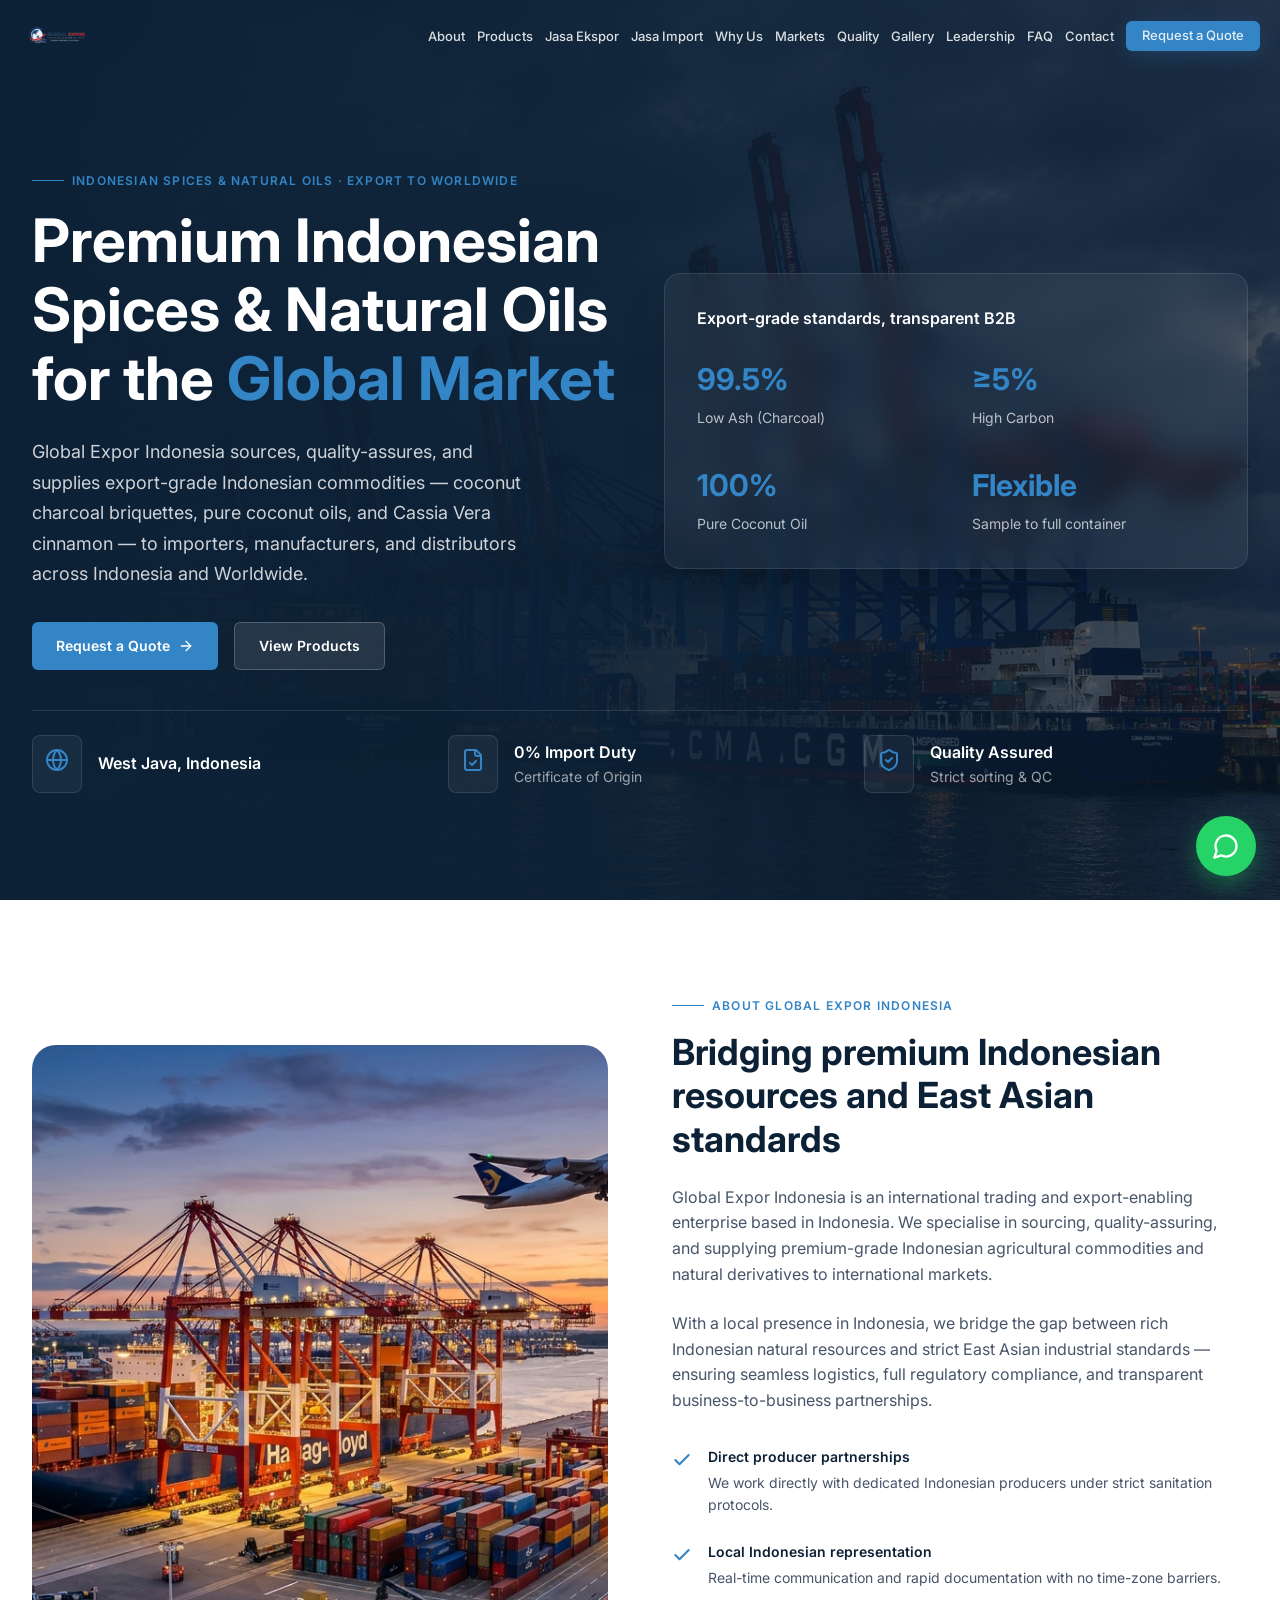
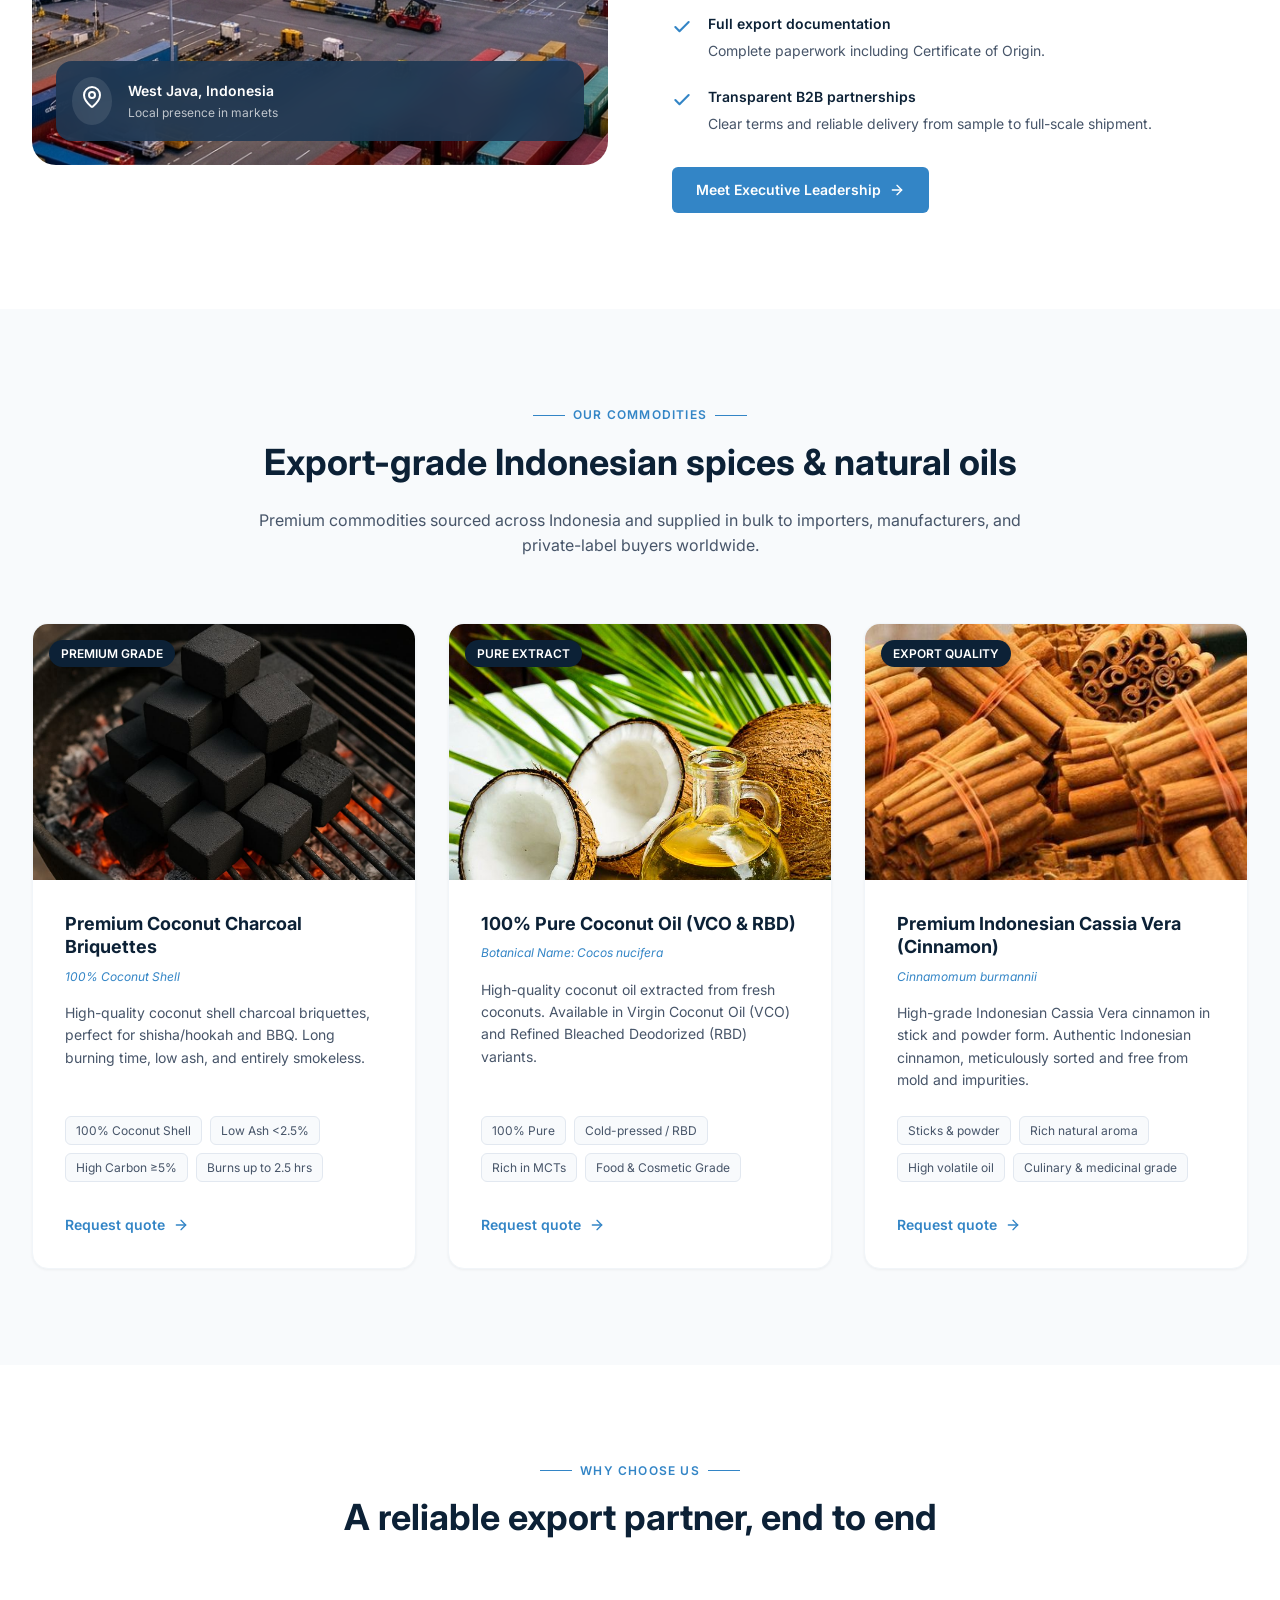
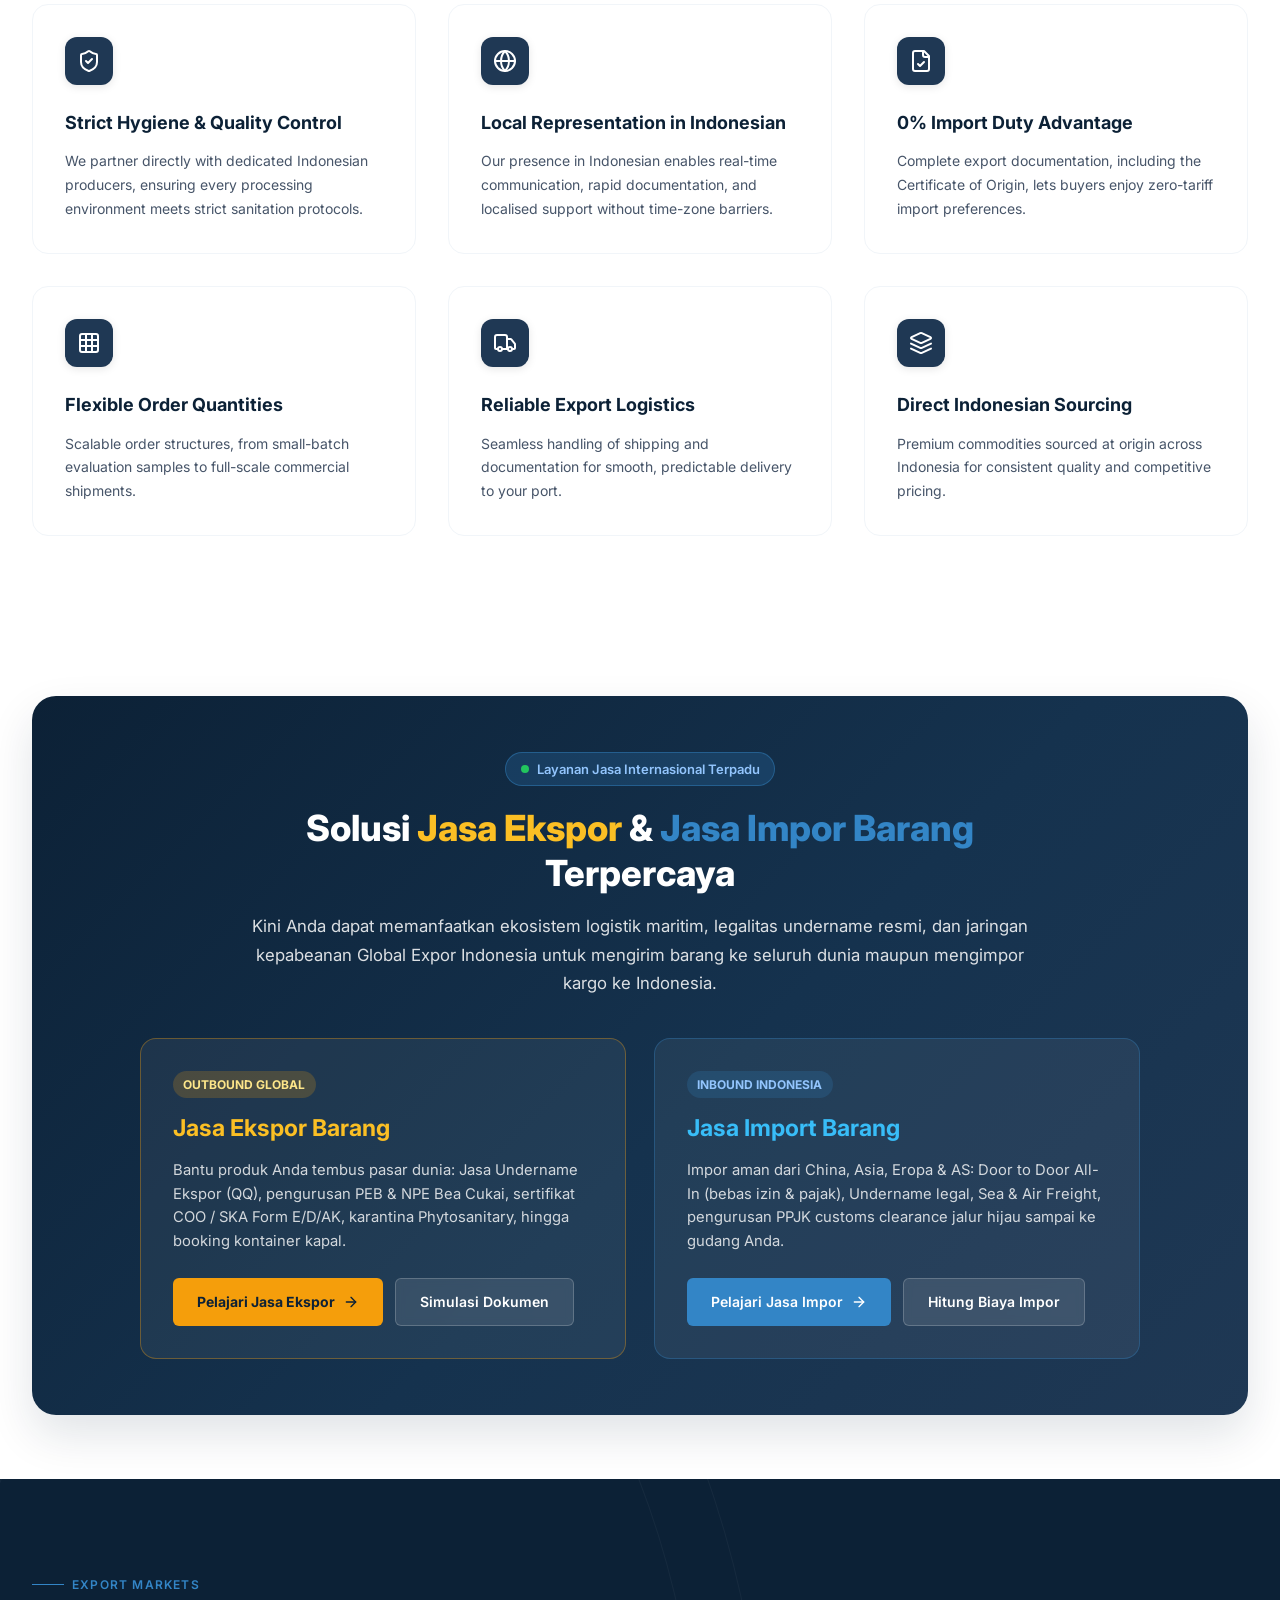
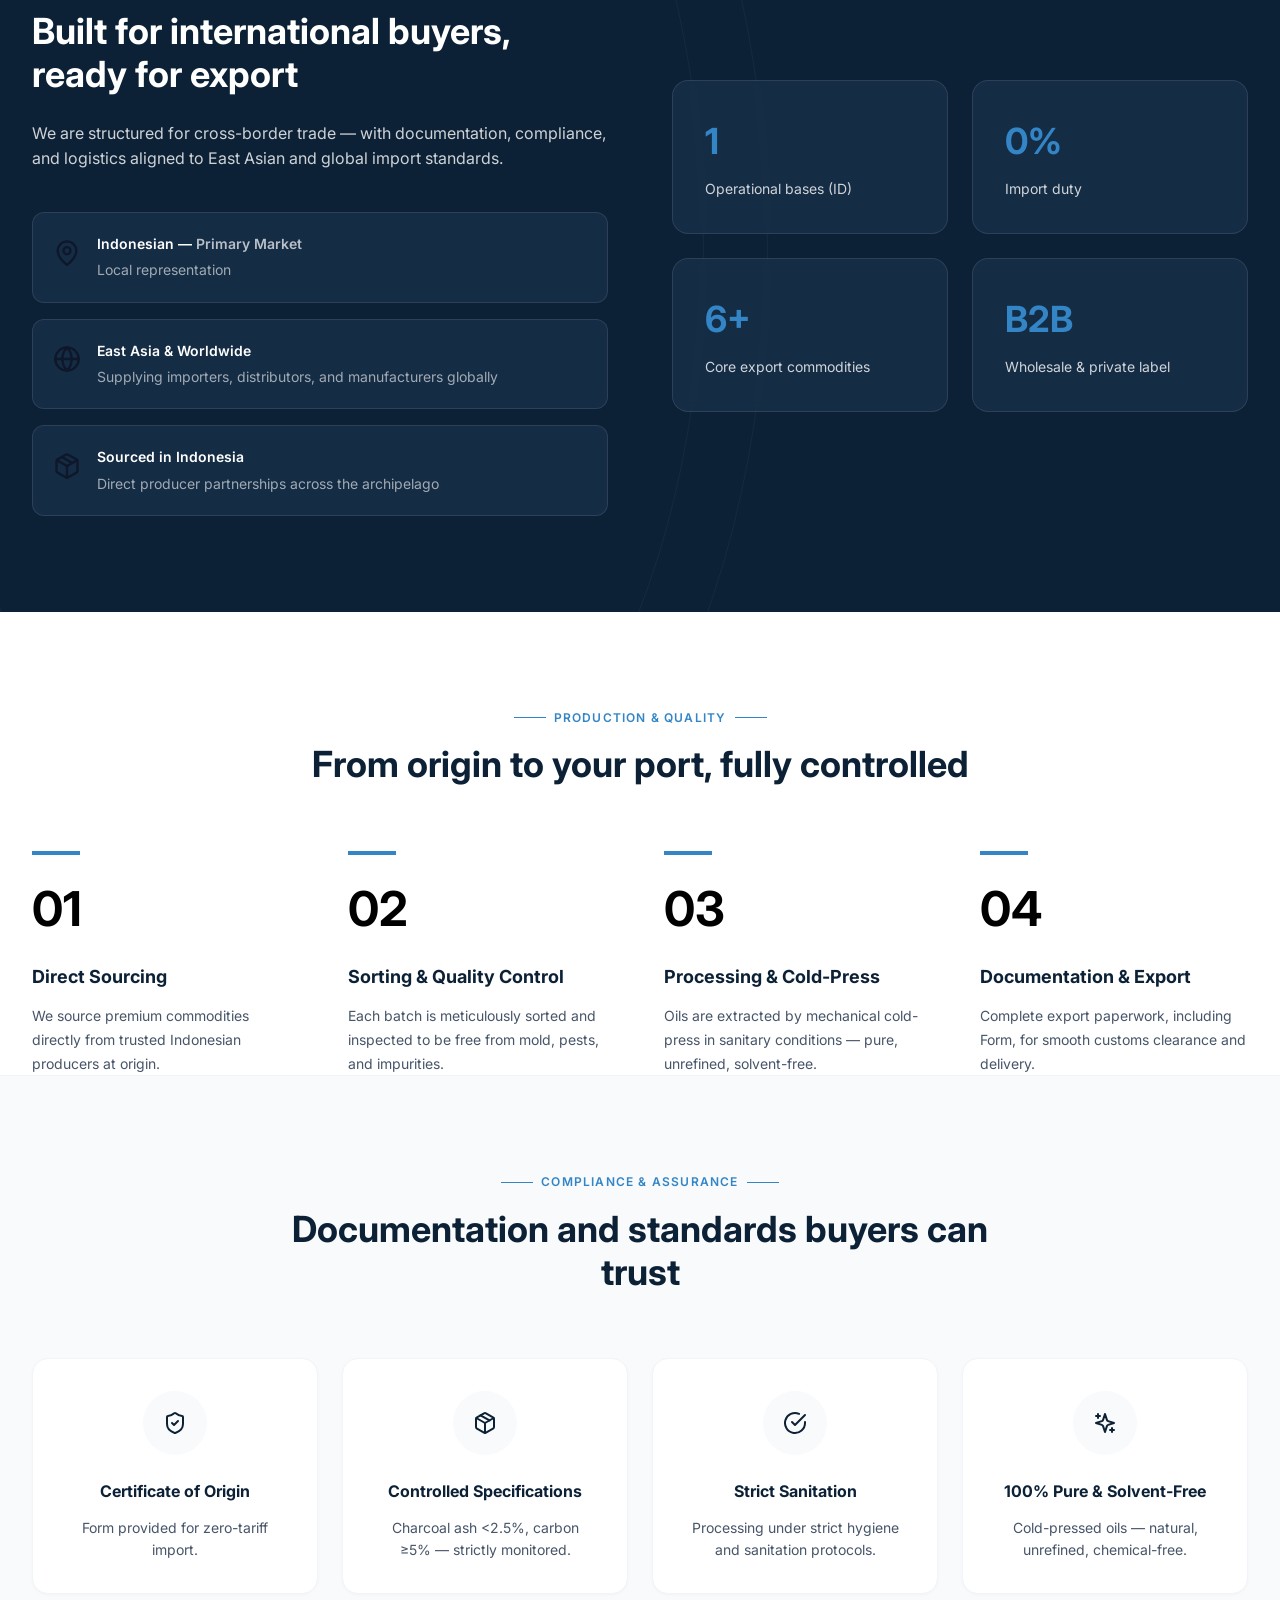
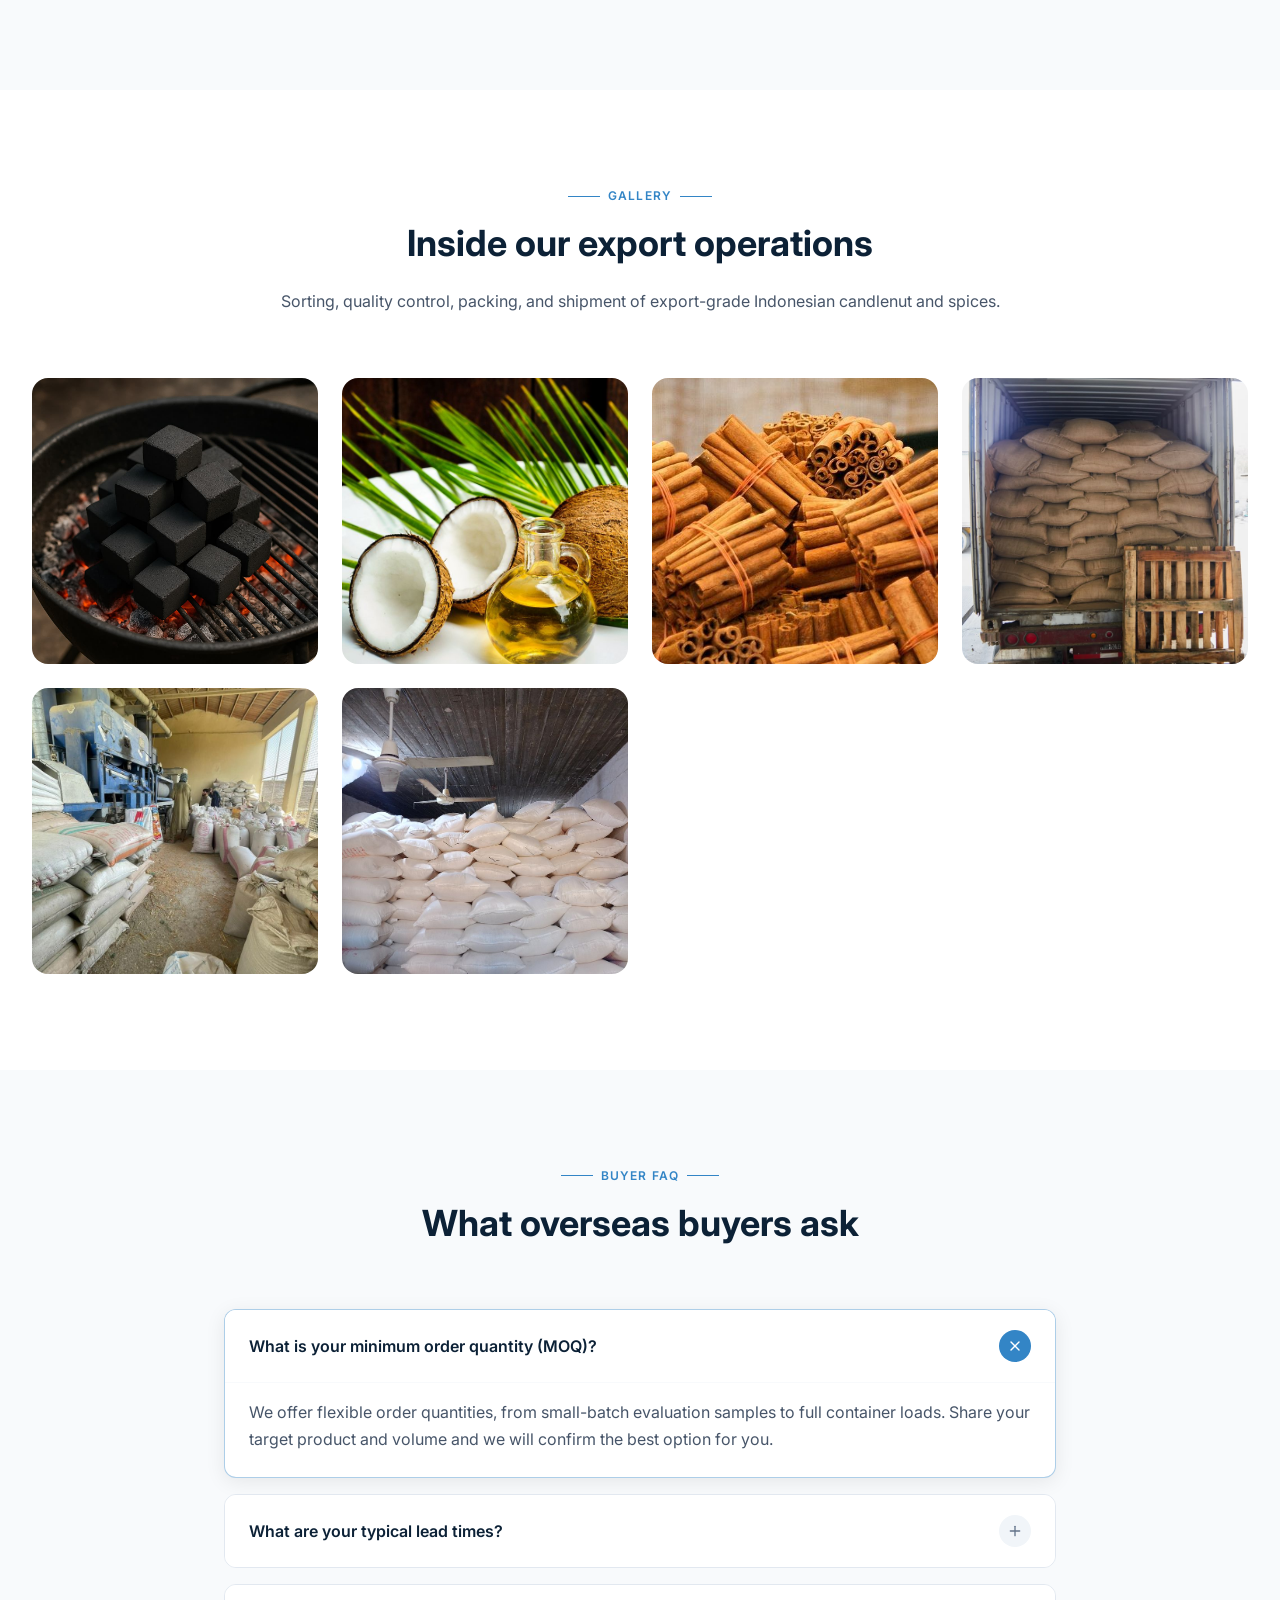
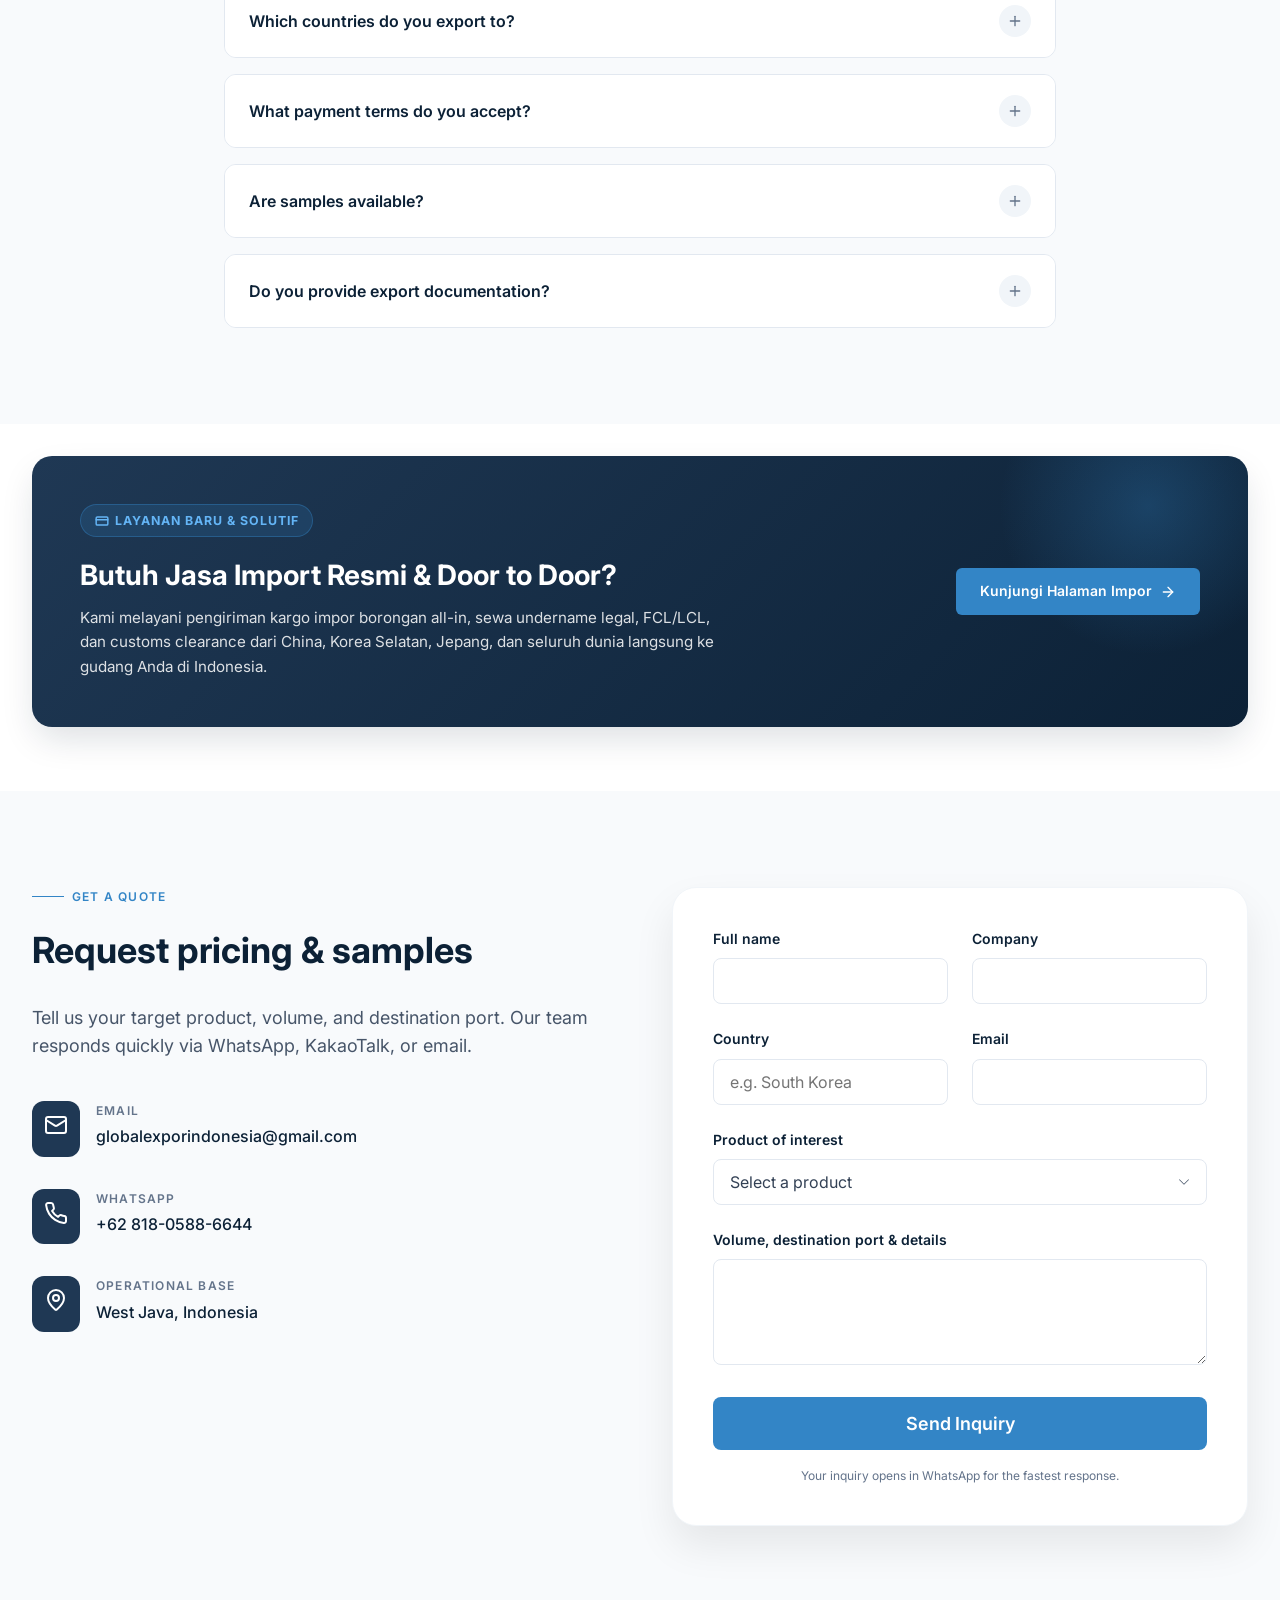
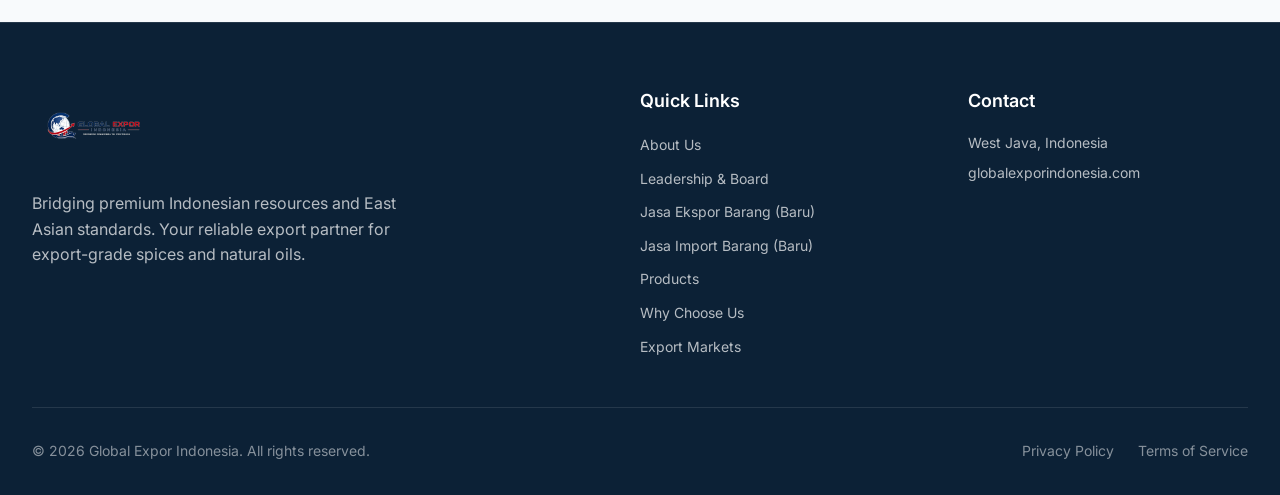
<file: index.html>
<!DOCTYPE html>
<html lang="en">
<head>
    <meta charset="UTF-8">
    <meta name="viewport" content="width=device-width, initial-scale=1.0">
    <title>Global Expor Indonesia | Premium Spices & Natural Oils</title>
    <link rel="icon" type="image/png" href="/global_expor_favicon.png">
    <meta name="description" content="Bridging premium Indonesian resources and East Asian standards. Export-grade spices, candlenut, and cold-pressed oils.">
    <!-- Google Fonts - Inter -->
    <link rel="preconnect" href="https://fonts.googleapis.com">
    <link rel="preconnect" href="https://fonts.gstatic.com" crossorigin>
    <link href="https://fonts.googleapis.com/css2?family=Inter:wght@400;500;600;700;800&display=swap" rel="stylesheet">

    <!-- Link to external CSS -->
    <link rel="stylesheet" href="style.css">
</head>
<body>

    <!-- ========== NAVBAR ========== -->
    <nav id="navbar" class="navbar">
        <div class="container navbar-inner">
            <!-- Logo -->
            <a href="#" class="navbar-logo">
                <img src="assets/logo.png" alt="Global Expor Indonesia Logo" height="60">
            </a>

            <!-- Desktop Nav -->
            <div class="nav-links">
                <a href="#about">About</a>
                <a href="#products">Products</a>
                <a href="export.html">Jasa Ekspor</a>
                <a href="import.html">Jasa Import</a>
                <a href="#why-us">Why Us</a>
                <a href="#markets">Markets</a>
                <a href="#quality">Quality</a>
                <a href="#gallery">Gallery</a>
                <a href="leadership.html">Leadership</a>
                <a href="#faq">FAQ</a>
                <a href="#contact">Contact</a>
                <a href="#contact" class="btn-accent nav-cta">Request a Quote</a>
            </div>
            <!-- Mobile Menu Button -->
            <button class="mobile-menu-btn" id="mobileMenuBtn" aria-label="Toggle menu">
                <svg id="menuIconOpen" xmlns="http://www.w3.org/2000/svg" width="24" height="24" viewBox="0 0 24 24" fill="none" stroke="currentColor" stroke-width="2" stroke-linecap="round" stroke-linejoin="round"><line x1="4" x2="20" y1="12" y2="12"/><line x1="4" x2="20" y1="6" y2="6"/><line x1="4" x2="20" y1="18" y2="18"/></svg>
                <svg id="menuIconClose" xmlns="http://www.w3.org/2000/svg" width="24" height="24" viewBox="0 0 24 24" fill="none" stroke="currentColor" stroke-width="2" stroke-linecap="round" stroke-linejoin="round" style="display:none;"><path d="M18 6 6 18"/><path d="m6 6 12 12"/></svg>
            </button>
        </div>

        <!-- Mobile Nav -->
        <div class="mobile-nav" id="mobileNav">
            <a href="#about">About</a>
            <a href="#products">Products</a>
            <a href="export.html">Jasa Ekspor</a>
            <a href="import.html">Jasa Import</a>
            <a href="#why-us">Why Us</a>
            <a href="#markets">Markets</a>
            <a href="#quality">Quality</a>
            <a href="#gallery">Gallery</a>
            <a href="leadership.html">Leadership</a>
            <a href="#faq">FAQ</a>
            <a href="#contact">Contact</a>
            <a href="#contact" class="btn-accent mobile-cta">Request a Quote</a>
        </div>
    </nav>

    <!-- ========== HERO SECTION ========== -->
    <section id="hero" class="hero-section">
        <!-- Background Image with Overlay -->
        <div class="hero-bg" style="background-image: url('assets/background.png');"></div>
        <div class="hero-gradient"></div>

        <div class="container hero-content">
            <div class="hero-grid">

                <!-- Left Column - Text Content -->
                <div class="hero-text fade-in-left">
                    <div class="section-label">
                        <div class="label-line"></div>
                        <span>Indonesian Spices & Natural Oils · Export to Worldwide</span>
                    </div>

                    <h1>
                        Premium Indonesian Spices & Natural Oils for the <span class="text-accent">Global Market</span>
                    </h1>

                    <p class="hero-description">
                        Global Expor Indonesia sources, quality-assures, and supplies export-grade Indonesian commodities &mdash; coconut charcoal briquettes, pure coconut oils, and Cassia Vera cinnamon &mdash; to importers, manufacturers, and distributors across Indonesia and Worldwide.
                    </p>

                    <div class="hero-buttons">
                        <a href="#contact" class="btn-accent">
                            Request a Quote
                            <svg xmlns="http://www.w3.org/2000/svg" width="16" height="16" viewBox="0 0 24 24" fill="none" stroke="currentColor" stroke-width="2" stroke-linecap="round" stroke-linejoin="round"><path d="M5 12h14"/><path d="m12 5 7 7-7 7"/></svg>
                        </a>
                        <a href="#products" class="btn-ghost">View Products</a>
                    </div>
                </div>

                <!-- Right Column - Stats/Info Cards -->
                <div class="hero-stats fade-in-right">
                    <div class="stats-card">
                        <h3>Export-grade standards, transparent B2B</h3>
                        <div class="stats-grid">
                            <div>
                                <div class="stat-value">99.5%</div>
                                <div class="stat-label">Low Ash (Charcoal)</div>
                            </div>
                            <div>
                                <div class="stat-value">&ge;5%</div>
                                <div class="stat-label">High Carbon</div>
                            </div>
                            <div>
                                <div class="stat-value">100%</div>
                                <div class="stat-label">Pure Coconut Oil</div>
                            </div>
                            <div>
                                <div class="stat-value">Flexible</div>
                                <div class="stat-label">Sample to full container</div>
                            </div>
                        </div>
                    </div>
                </div>
            </div>

            <!-- Bottom Features -->
            <div class="hero-features fade-in-up">
                <div class="hero-feature">
                    <div class="feature-icon-box">
                        <svg xmlns="http://www.w3.org/2000/svg" width="24" height="24" viewBox="0 0 24 24" fill="none" stroke="currentColor" stroke-width="2" stroke-linecap="round" stroke-linejoin="round" class="icon-accent"><circle cx="12" cy="12" r="10"/><path d="M12 2a14.5 14.5 0 0 0 0 20 14.5 14.5 0 0 0 0-20"/><path d="M2 12h20"/></svg>
                    </div>
                    <div>
                        <div class="feature-title">West Java, Indonesia</div>
                    </div>
                </div>
                <div class="hero-feature">
                    <div class="feature-icon-box">
                        <svg xmlns="http://www.w3.org/2000/svg" width="24" height="24" viewBox="0 0 24 24" fill="none" stroke="currentColor" stroke-width="2" stroke-linecap="round" stroke-linejoin="round" class="icon-accent"><path d="M15 2H6a2 2 0 0 0-2 2v16a2 2 0 0 0 2 2h12a2 2 0 0 0 2-2V7Z"/><path d="M14 2v4a2 2 0 0 0 2 2h4"/><path d="m9 15 2 2 4-4"/></svg>
                    </div>
                    <div>
                        <div class="feature-title">0% Import Duty</div>
                        <div class="feature-sub">Certificate of Origin</div>
                    </div>
                </div>
                <div class="hero-feature">
                    <div class="feature-icon-box">
                        <svg xmlns="http://www.w3.org/2000/svg" width="24" height="24" viewBox="0 0 24 24" fill="none" stroke="currentColor" stroke-width="2" stroke-linecap="round" stroke-linejoin="round" class="icon-accent"><path d="M20 13c0 5-3.5 7.5-7.66 8.95a1 1 0 0 1-.67-.01C7.5 20.5 4 18 4 13V6a1 1 0 0 1 1-1c2 0 4.5-1.2 6.24-2.72a1.17 1.17 0 0 1 1.52 0C14.51 3.81 17 5 19 5a1 1 0 0 1 1 1z"/><path d="m9 12 2 2 4-4"/></svg>
                    </div>
                    <div>
                        <div class="feature-title">Quality Assured</div>
                        <div class="feature-sub">Strict sorting & QC</div>
                    </div>
                </div>
            </div>
        </div>
    </section>

    <!-- ========== ABOUT SECTION ========== -->
    <section id="about" class="section bg-white">
        <div class="container">
            <div class="about-grid">

                <!-- Left Column - Image -->
                <div class="about-image fade-in-up">
                    <div class="about-image-wrapper">
                        <img src="assets/import-hero.jpg" alt="Global Expor Indonesia Operations">
                        <!-- Floating Badge -->
                        <div class="about-badge">
                            <div class="badge-icon">
                                <svg xmlns="http://www.w3.org/2000/svg" width="24" height="24" viewBox="0 0 24 24" fill="none" stroke="currentColor" stroke-width="2" stroke-linecap="round" stroke-linejoin="round"><path d="M20 10c0 4.993-5.539 10.193-7.399 11.799a1 1 0 0 1-1.202 0C9.539 20.193 4 14.993 4 10a8 8 0 0 1 16 0"/><circle cx="12" cy="10" r="3"/></svg>
                            </div>
                            <div>
                                <div class="badge-title">West Java, Indonesia</div>
                                <div class="badge-sub">Local presence in markets</div>
                            </div>
                        </div>
                    </div>
                </div>

                <!-- Right Column - Text -->
                <div class="about-text fade-in-up" style="transition-delay: 0.2s;">
                    <div class="section-label">
                        <div class="label-line"></div>
                        <span>About Global Expor Indonesia</span>
                    </div>

                    <h2>Bridging premium Indonesian resources and East Asian standards</h2>

                    <p class="text-slate">
                        Global Expor Indonesia is an international trading and export-enabling enterprise based in Indonesia. We specialise in sourcing, quality-assuring, and supplying premium-grade Indonesian agricultural commodities and natural derivatives to international markets.
                    </p>
                    <p class="text-slate">
                        With a local presence in Indonesia, we bridge the gap between rich Indonesian natural resources and strict East Asian industrial standards &mdash; ensuring seamless logistics, full regulatory compliance, and transparent business-to-business partnerships.
                    </p>

                    <div class="about-features">
                        <div class="about-feature-item">
                            <div class="check-icon">
                                <svg xmlns="http://www.w3.org/2000/svg" width="20" height="20" viewBox="0 0 24 24" fill="none" stroke="#3385C6" stroke-width="2.5" stroke-linecap="round" stroke-linejoin="round"><path d="M20 6 9 17l-5-5"/></svg>
                            </div>
                            <div>
                                <h4>Direct producer partnerships</h4>
                                <p>We work directly with dedicated Indonesian producers under strict sanitation protocols.</p>
                            </div>
                        </div>
                        <div class="about-feature-item">
                            <div class="check-icon">
                                <svg xmlns="http://www.w3.org/2000/svg" width="20" height="20" viewBox="0 0 24 24" fill="none" stroke="#3385C6" stroke-width="2.5" stroke-linecap="round" stroke-linejoin="round"><path d="M20 6 9 17l-5-5"/></svg>
                            </div>
                            <div>
                                <h4>Local Indonesian representation</h4>
                                <p>Real-time communication and rapid documentation with no time-zone barriers.</p>
                            </div>
                        </div>
                        <div class="about-feature-item">
                            <div class="check-icon">
                                <svg xmlns="http://www.w3.org/2000/svg" width="20" height="20" viewBox="0 0 24 24" fill="none" stroke="#3385C6" stroke-width="2.5" stroke-linecap="round" stroke-linejoin="round"><path d="M20 6 9 17l-5-5"/></svg>
                            </div>
                            <div>
                                <h4>Full export documentation</h4>
                                <p>Complete paperwork including Certificate of Origin.</p>
                            </div>
                        </div>
                        <div class="about-feature-item">
                            <div class="check-icon">
                                <svg xmlns="http://www.w3.org/2000/svg" width="20" height="20" viewBox="0 0 24 24" fill="none" stroke="#3385C6" stroke-width="2.5" stroke-linecap="round" stroke-linejoin="round"><path d="M20 6 9 17l-5-5"/></svg>
                            </div>
                            <div>
                                <h4>Transparent B2B partnerships</h4>
                                <p>Clear terms and reliable delivery from sample to full-scale shipment.</p>
                            </div>
                        </div>
                    </div>

                    <div style="margin-top: 2rem;">
                        <a href="leadership.html" class="btn-accent" style="display: inline-flex;">
                            Meet Executive Leadership
                            <svg xmlns="http://www.w3.org/2000/svg" width="16" height="16" viewBox="0 0 24 24" fill="none" stroke="currentColor" stroke-width="2" stroke-linecap="round" stroke-linejoin="round"><path d="M5 12h14"/><path d="m12 5 7 7-7 7"/></svg>
                        </a>
                    </div>
                </div>

            </div>
        </div>
    </section>

    <!-- ========== PRODUCTS SECTION ========== -->
    <section id="products" class="section bg-slate-50">
        <div class="container">

            <!-- Section Header -->
            <div class="section-header fade-in-up">
                <div class="section-label centered">
                    <div class="label-line"></div>
                    <span>Our Commodities</span>
                    <div class="label-line"></div>
                </div>
                <h2>Export-grade Indonesian spices & natural oils</h2>
                <p class="text-slate">
                    Premium commodities sourced across Indonesia and supplied in bulk to importers, manufacturers, and private-label buyers worldwide.
                </p>
            </div>

            <!-- Products Grid -->
            <div class="products-grid">

                <!-- Product 1 -->
                <div class="product-card fade-in-up">
                    <div class="product-image">
                        <img src="assets/arang kelapa.jpg" alt="Premium Coconut Charcoal Briquettes">
                        <div class="product-badge">PREMIUM GRADE</div>
                    </div>
                    <div class="product-body">
                        <h3>Premium Coconut Charcoal Briquettes</h3>
                        <p class="product-scientific">100% Coconut Shell</p>
                        <p class="product-description">High-quality coconut shell charcoal briquettes, perfect for shisha/hookah and BBQ. Long burning time, low ash, and entirely smokeless.</p>
                        <div class="product-specs">
                            <span class="spec-tag">100% Coconut Shell</span>
                            <span class="spec-tag">Low Ash &lt;2.5%</span>
                            <span class="spec-tag">High Carbon &ge;5%</span>
                            <span class="spec-tag">Burns up to 2.5 hrs</span>
                        </div>
                        <a href="#contact" class="product-link">
                            Request quote
                            <svg xmlns="http://www.w3.org/2000/svg" width="16" height="16" viewBox="0 0 24 24" fill="none" stroke="currentColor" stroke-width="2" stroke-linecap="round" stroke-linejoin="round"><path d="M5 12h14"/><path d="m12 5 7 7-7 7"/></svg>
                        </a>
                    </div>
                </div>

                <!-- Product 2 -->
                <div class="product-card fade-in-up" style="transition-delay: 0.1s;">
                    <div class="product-image">
                        <img src="assets/coconut oil.jpg" alt="100% Pure Coconut Oil">
                        <div class="product-badge">PURE EXTRACT</div>
                    </div>
                    <div class="product-body">
                        <h3>100% Pure Coconut Oil (VCO & RBD)</h3>
                        <p class="product-scientific">Botanical Name: Cocos nucifera</p>
                        <p class="product-description">High-quality coconut oil extracted from fresh coconuts. Available in Virgin Coconut Oil (VCO) and Refined Bleached Deodorized (RBD) variants.</p>
                        <div class="product-specs">
                            <span class="spec-tag">100% Pure</span>
                            <span class="spec-tag">Cold-pressed / RBD</span>
                            <span class="spec-tag">Rich in MCTs</span>
                            <span class="spec-tag">Food & Cosmetic Grade</span>
                        </div>
                        <a href="#contact" class="product-link">
                            Request quote
                            <svg xmlns="http://www.w3.org/2000/svg" width="16" height="16" viewBox="0 0 24 24" fill="none" stroke="currentColor" stroke-width="2" stroke-linecap="round" stroke-linejoin="round"><path d="M5 12h14"/><path d="m12 5 7 7-7 7"/></svg>
                        </a>
                    </div>
                </div>

                <!-- Product 3 -->
                <div class="product-card fade-in-up" style="transition-delay: 0.2s;">
                    <div class="product-image">
                        <img src="assets/kayu manis.jpg" alt="Premium Indonesian Cassia Vera">
                        <div class="product-badge">EXPORT QUALITY</div>
                    </div>
                    <div class="product-body">
                        <h3>Premium Indonesian Cassia Vera (Cinnamon)</h3>
                        <p class="product-scientific">Cinnamomum burmannii</p>
                        <p class="product-description">High-grade Indonesian Cassia Vera cinnamon in stick and powder form. Authentic Indonesian cinnamon, meticulously sorted and free from mold and impurities.</p>
                        <div class="product-specs">
                            <span class="spec-tag">Sticks & powder</span>
                            <span class="spec-tag">Rich natural aroma</span>
                            <span class="spec-tag">High volatile oil</span>
                            <span class="spec-tag">Culinary & medicinal grade</span>
                        </div>
                        <a href="#contact" class="product-link">
                            Request quote
                            <svg xmlns="http://www.w3.org/2000/svg" width="16" height="16" viewBox="0 0 24 24" fill="none" stroke="currentColor" stroke-width="2" stroke-linecap="round" stroke-linejoin="round"><path d="M5 12h14"/><path d="m12 5 7 7-7 7"/></svg>
                        </a>
                    </div>
                </div>

            </div>
        </div>
    </section>

    <!-- ========== WHY US SECTION ========== -->
    <section id="why-us" class="section bg-white">
        <div class="container">

            <!-- Section Header -->
            <div class="section-header fade-in-up">
                <div class="section-label centered">
                    <div class="label-line"></div>
                    <span>Why Choose Us</span>
                    <div class="label-line"></div>
                </div>
                <h2>A reliable export partner, end to end</h2>
            </div>

            <!-- Reasons Grid -->
            <div class="reasons-grid">
                <div class="reason-card fade-in-up">
                    <div class="reason-icon">
                        <svg xmlns="http://www.w3.org/2000/svg" width="24" height="24" viewBox="0 0 24 24" fill="none" stroke="currentColor" stroke-width="2" stroke-linecap="round" stroke-linejoin="round"><path d="M20 13c0 5-3.5 7.5-7.66 8.95a1 1 0 0 1-.67-.01C7.5 20.5 4 18 4 13V6a1 1 0 0 1 1-1c2 0 4.5-1.2 6.24-2.72a1.17 1.17 0 0 1 1.52 0C14.51 3.81 17 5 19 5a1 1 0 0 1 1 1z"/><path d="m9 12 2 2 4-4"/></svg>
                    </div>
                    <h3>Strict Hygiene & Quality Control</h3>
                    <p>We partner directly with dedicated Indonesian producers, ensuring every processing environment meets strict sanitation protocols.</p>
                </div>
                <div class="reason-card fade-in-up" style="transition-delay: 0.1s;">
                    <div class="reason-icon">
                        <svg xmlns="http://www.w3.org/2000/svg" width="24" height="24" viewBox="0 0 24 24" fill="none" stroke="currentColor" stroke-width="2" stroke-linecap="round" stroke-linejoin="round"><circle cx="12" cy="12" r="10"/><path d="M12 2a14.5 14.5 0 0 0 0 20 14.5 14.5 0 0 0 0-20"/><path d="M2 12h20"/></svg>
                    </div>
                    <h3>Local Representation in Indonesian</h3>
                    <p>Our presence in Indonesian enables real-time communication, rapid documentation, and localised support without time-zone barriers.</p>
                </div>
                <div class="reason-card fade-in-up" style="transition-delay: 0.2s;">
                    <div class="reason-icon">
                        <svg xmlns="http://www.w3.org/2000/svg" width="24" height="24" viewBox="0 0 24 24" fill="none" stroke="currentColor" stroke-width="2" stroke-linecap="round" stroke-linejoin="round"><path d="M15 2H6a2 2 0 0 0-2 2v16a2 2 0 0 0 2 2h12a2 2 0 0 0 2-2V7Z"/><path d="M14 2v4a2 2 0 0 0 2 2h4"/><path d="m9 15 2 2 4-4"/></svg>
                    </div>
                    <h3>0% Import Duty Advantage</h3>
                    <p>Complete export documentation, including the Certificate of Origin, lets buyers enjoy zero-tariff import preferences.</p>
                </div>
                <div class="reason-card fade-in-up" style="transition-delay: 0.3s;">
                    <div class="reason-icon">
                        <svg xmlns="http://www.w3.org/2000/svg" width="24" height="24" viewBox="0 0 24 24" fill="none" stroke="currentColor" stroke-width="2" stroke-linecap="round" stroke-linejoin="round"><rect width="18" height="18" x="3" y="3" rx="2"/><path d="M3 9h18"/><path d="M3 15h18"/><path d="M9 3v18"/><path d="M15 3v18"/></svg>
                    </div>
                    <h3>Flexible Order Quantities</h3>
                    <p>Scalable order structures, from small-batch evaluation samples to full-scale commercial shipments.</p>
                </div>
                <div class="reason-card fade-in-up" style="transition-delay: 0.4s;">
                    <div class="reason-icon">
                        <svg xmlns="http://www.w3.org/2000/svg" width="24" height="24" viewBox="0 0 24 24" fill="none" stroke="currentColor" stroke-width="2" stroke-linecap="round" stroke-linejoin="round"><path d="M14 18V6a2 2 0 0 0-2-2H4a2 2 0 0 0-2 2v11a1 1 0 0 0 1 1h2"/><path d="M15 18H9"/><path d="M19 18h2a1 1 0 0 0 1-1v-3.65a1 1 0 0 0-.22-.624l-3.48-4.35A1 1 0 0 0 17.52 8H14"/><circle cx="17" cy="18" r="2"/><circle cx="7" cy="18" r="2"/></svg>
                    </div>
                    <h3>Reliable Export Logistics</h3>
                    <p>Seamless handling of shipping and documentation for smooth, predictable delivery to your port.</p>
                </div>
                <div class="reason-card fade-in-up" style="transition-delay: 0.5s;">
                    <div class="reason-icon">
                        <svg xmlns="http://www.w3.org/2000/svg" width="24" height="24" viewBox="0 0 24 24" fill="none" stroke="currentColor" stroke-width="2" stroke-linecap="round" stroke-linejoin="round"><path d="m12.83 2.18a2 2 0 0 0-1.66 0L2.6 6.08a1 1 0 0 0 0 1.83l8.58 3.91a2 2 0 0 0 1.66 0l8.58-3.9a1 1 0 0 0 0-1.83Z"/><path d="m22 17.65-9.17 4.16a2 2 0 0 1-1.66 0L2 17.65"/><path d="m22 12.65-9.17 4.16a2 2 0 0 1-1.66 0L2 12.65"/></svg>
                    </div>
                    <h3>Direct Indonesian Sourcing</h3>
                    <p>Premium commodities sourced at origin across Indonesia for consistent quality and competitive pricing.</p>
                </div>
            </div>
        </div>
    </section>

    <!-- ========== NEW: EXPORT & IMPORT SERVICES SPOTLIGHT BANNER ========== -->
    <section class="section bg-white" style="padding: 4rem 0;">
        <div class="container">
            <div style="background: linear-gradient(135deg, var(--primary) 0%, #15324e 55%, var(--secondary) 100%); border-radius: 1.5rem; padding: 3.5rem 2.25rem; color: var(--white); position: relative; overflow: hidden; box-shadow: 0 20px 45px rgba(12, 33, 54, 0.12);" class="fade-in-up">
                <div style="position: relative; z-index: 2;">
                    <div style="text-align: center; max-width: 800px; margin: 0 auto 2.5rem;">
                        <div style="display: inline-flex; align-items: center; gap: 0.5rem; background: rgba(51, 133, 198, 0.22); border: 1px solid rgba(51, 133, 198, 0.45); padding: 0.35rem 0.9rem; border-radius: 9999px; font-size: 0.8125rem; font-weight: 600; color: #93c5fd; margin-bottom: 1.25rem;">
                            <span style="width: 8px; height: 8px; border-radius: 50%; background: #22c55e; display: inline-block;"></span>
                            Layanan Jasa Internasional Terpadu
                        </div>
                        <h2 style="font-size: 2.25rem; font-weight: 800; color: var(--white); line-height: 1.25; margin-bottom: 1rem;">
                            Solusi <span style="color: #fbbf24;">Jasa Ekspor</span> & <span class="text-accent">Jasa Impor Barang</span> Terpercaya
                        </h2>
                        <p style="color: rgba(255, 255, 255, 0.85); font-size: 1.05rem; line-height: 1.7;">
                            Kini Anda dapat memanfaatkan ekosistem logistik maritim, legalitas undername resmi, dan jaringan kepabeanan Global Expor Indonesia untuk mengirim barang ke seluruh dunia maupun mengimpor kargo ke Indonesia.
                        </p>
                    </div>

                    <div style="display: grid; grid-template-columns: 1fr; gap: 1.75rem; max-width: 1000px; margin: 0 auto;" class="dual-service-banner-grid">
                        <div style="background: rgba(255,255,255,0.06); border: 1px solid rgba(245, 158, 11, 0.35); border-radius: 1rem; padding: 2rem; display: flex; flex-direction: column; justify-content: space-between;">
                            <div>
                                <span style="display: inline-block; background: rgba(245, 158, 11, 0.2); color: #fde68a; font-size: 0.75rem; font-weight: 700; padding: 0.25rem 0.65rem; border-radius: 9999px; margin-bottom: 0.75rem;">OUTBOUND GLOBAL</span>
                                <h3 style="font-size: 1.45rem; font-weight: 700; color: #fbbf24; margin-bottom: 0.75rem;">Jasa Ekspor Barang</h3>
                                <p style="color: rgba(255,255,255,0.8); font-size: 0.925rem; line-height: 1.6; margin-bottom: 1.5rem;">
                                    Bantu produk Anda tembus pasar dunia: Jasa Undername Ekspor (QQ), pengurusan PEB & NPE Bea Cukai, sertifikat COO / SKA Form E/D/AK, karantina Phytosanitary, hingga booking kontainer kapal.
                                </p>
                            </div>
                            <div style="display: flex; gap: 0.75rem; flex-wrap: wrap;">
                                <a href="export.html" class="btn-accent" style="background-color: #f59e0b; color: #0C2136; font-weight: 700;">
                                    Pelajari Jasa Ekspor
                                    <svg xmlns="http://www.w3.org/2000/svg" width="16" height="16" viewBox="0 0 24 24" fill="none" stroke="currentColor" stroke-width="2" stroke-linecap="round" stroke-linejoin="round"><path d="M5 12h14"/><path d="m12 5 7 7-7 7"/></svg>
                                </a>
                                <a href="export.html#kalkulator-ekspor" class="btn-ghost">Simulasi Dokumen</a>
                            </div>
                        </div>

                        <div style="background: rgba(255,255,255,0.06); border: 1px solid rgba(51, 133, 198, 0.35); border-radius: 1rem; padding: 2rem; display: flex; flex-direction: column; justify-content: space-between;">
                            <div>
                                <span style="display: inline-block; background: rgba(51, 133, 198, 0.2); color: #93c5fd; font-size: 0.75rem; font-weight: 700; padding: 0.25rem 0.65rem; border-radius: 9999px; margin-bottom: 0.75rem;">INBOUND INDONESIA</span>
                                <h3 style="font-size: 1.45rem; font-weight: 700; color: #38bdf8; margin-bottom: 0.75rem;">Jasa Import Barang</h3>
                                <p style="color: rgba(255,255,255,0.8); font-size: 0.925rem; line-height: 1.6; margin-bottom: 1.5rem;">
                                    Impor aman dari China, Asia, Eropa & AS: Door to Door All-In (bebas izin & pajak), Undername legal, Sea & Air Freight, pengurusan PPJK customs clearance jalur hijau sampai ke gudang Anda.
                                </p>
                            </div>
                            <div style="display: flex; gap: 0.75rem; flex-wrap: wrap;">
                                <a href="import.html" class="btn-accent">
                                    Pelajari Jasa Impor
                                    <svg xmlns="http://www.w3.org/2000/svg" width="16" height="16" viewBox="0 0 24 24" fill="none" stroke="currentColor" stroke-width="2" stroke-linecap="round" stroke-linejoin="round"><path d="M5 12h14"/><path d="m12 5 7 7-7 7"/></svg>
                                </a>
                                <a href="import.html#kalkulator" class="btn-ghost">Hitung Biaya Impor</a>
                            </div>
                        </div>
                    </div>
                </div>
            </div>
        </div>
    </section>

    <!-- ========== MARKETS SECTION ========== -->
    <section id="markets" class="section bg-primary markets-section">

        <!-- Background Decorative Pattern -->
        <div class="markets-bg-pattern">
            <div class="markets-circle markets-circle-1"></div>
            <div class="markets-circle markets-circle-2"></div>
        </div>

        <div class="container markets-content">
            <div class="markets-grid">

                <!-- Left Column - Markets Info -->
                <div class="fade-in-left">
                    <div class="section-label">
                        <div class="label-line"></div>
                        <span>Export Markets</span>
                    </div>

                    <h2 class="text-white">Built for international buyers, ready for export</h2>

                    <p class="text-white-80">
                        We are structured for cross-border trade &mdash; with documentation, compliance, and logistics aligned to East Asian and global import standards.
                    </p>

                    <div class="market-items">
                        <div class="market-item">
                            <div class="market-emoji"><svg xmlns="http://www.w3.org/2000/svg" width="28" height="28" viewBox="0 0 24 24" fill="none" stroke="currentColor" stroke-width="2" stroke-linecap="round" stroke-linejoin="round"><path d="M20 10c0 4.993-5.539 10.193-7.399 11.799a1 1 0 0 1-1.202 0C9.539 20.193 4 14.993 4 10a8 8 0 0 1 16 0"/><circle cx="12" cy="10" r="3"/></svg></div>
                            <div>
                                <h4><span class="text-white">Indonesian</span> &mdash; <span class="text-white-70">Primary Market</span></h4>
                                <p>Local representation</p>
                            </div>
                        </div>
                        <div class="market-item">
                            <div class="market-emoji"><svg xmlns="http://www.w3.org/2000/svg" width="28" height="28" viewBox="0 0 24 24" fill="none" stroke="currentColor" stroke-width="2" stroke-linecap="round" stroke-linejoin="round"><circle cx="12" cy="12" r="10"/><path d="M12 2a14.5 14.5 0 0 0 0 20 14.5 14.5 0 0 0 0-20"/><path d="M2 12h20"/></svg></div>
                            <div>
                                <h4>East Asia & Worldwide</h4>
                                <p>Supplying importers, distributors, and manufacturers globally</p>
                            </div>
                        </div>
                        <div class="market-item">
                            <div class="market-emoji"><svg xmlns="http://www.w3.org/2000/svg" width="28" height="28" viewBox="0 0 24 24" fill="none" stroke="currentColor" stroke-width="2" stroke-linecap="round" stroke-linejoin="round"><path d="M16.5 9.4 7.55 4.24"/><path d="M21 16V8a2 2 0 0 0-1-1.73l-7-4a2 2 0 0 0-2 0l-7 4A2 2 0 0 0 3 8v8a2 2 0 0 0 1 1.73l7 4a2 2 0 0 0 2 0l7-4A2 2 0 0 0 21 16z"/><polyline points="3.29 7 12 12 20.71 7"/><line x1="12" y1="22" x2="12" y2="12"/></svg></div>
                            <div>
                                <h4>Sourced in Indonesia</h4>
                                <p>Direct producer partnerships across the archipelago</p>
                            </div>
                        </div>
                    </div>
                </div>

                <!-- Right Column - Stats Grid -->
                <div class="markets-stats fade-in-right">
                    <div class="market-stat-card">
                        <div class="market-stat-value">1</div>
                        <div class="market-stat-label">Operational bases (ID)</div>
                    </div>
                    <div class="market-stat-card">
                        <div class="market-stat-value">0%</div>
                        <div class="market-stat-label">Import duty</div>
                    </div>
                    <div class="market-stat-card">
                        <div class="market-stat-value">6+</div>
                        <div class="market-stat-label">Core export commodities</div>
                    </div>
                    <div class="market-stat-card">
                        <div class="market-stat-value">B2B</div>
                        <div class="market-stat-label">Wholesale & private label</div>
                    </div>
                </div>
            </div>
        </div>
    </section>

    <!-- ========== QUALITY SECTION ========== -->
    <section id="quality" class="bg-white">

        <!-- Top Part - Process -->
        <div class="section bg-white" style="padding-bottom: 0;">
            <div class="container">
                <div class="section-header fade-in-up">
                    <div class="section-label centered">
                        <div class="label-line"></div>
                        <span>Production & Quality</span>
                        <div class="label-line"></div>
                    </div>
                    <h2>From origin to your port, fully controlled</h2>
                </div>

                <div class="process-grid">
                    <div class="process-step fade-in-up">
                        <div class="process-bar"></div>
                        <div class="process-num">01</div>
                        <h3>Direct Sourcing</h3>
                        <p>We source premium commodities directly from trusted Indonesian producers at origin.</p>
                    </div>
                    <div class="process-step fade-in-up" style="transition-delay: 0.1s;">
                        <div class="process-bar"></div>
                        <div class="process-num">02</div>
                        <h3>Sorting & Quality Control</h3>
                        <p>Each batch is meticulously sorted and inspected to be free from mold, pests, and impurities.</p>
                    </div>
                    <div class="process-step fade-in-up" style="transition-delay: 0.2s;">
                        <div class="process-bar"></div>
                        <div class="process-num">03</div>
                        <h3>Processing & Cold-Press</h3>
                        <p>Oils are extracted by mechanical cold-press in sanitary conditions &mdash; pure, unrefined, solvent-free.</p>
                    </div>
                    <div class="process-step fade-in-up" style="transition-delay: 0.3s;">
                        <div class="process-bar"></div>
                        <div class="process-num">04</div>
                        <h3>Documentation & Export</h3>
                        <p>Complete export paperwork, including Form, for smooth customs clearance and delivery.</p>
                    </div>
                </div>
            </div>
        </div>

        <!-- Bottom Part - Assurance -->
        <div class="section bg-slate-50 quality-assurance">
            <div class="container">
                <div class="section-header fade-in-up">
                    <div class="section-label centered">
                        <div class="label-line"></div>
                        <span>Compliance & Assurance</span>
                        <div class="label-line"></div>
                    </div>
                    <h2>Documentation and standards buyers can trust</h2>
                </div>

                <div class="assurance-grid">
                    <div class="assurance-card fade-in-up">
                        <div class="assurance-icon">
                            <svg xmlns="http://www.w3.org/2000/svg" width="24" height="24" viewBox="0 0 24 24" fill="none" stroke="currentColor" stroke-width="2" stroke-linecap="round" stroke-linejoin="round"><path d="M20 13c0 5-3.5 7.5-7.66 8.95a1 1 0 0 1-.67-.01C7.5 20.5 4 18 4 13V6a1 1 0 0 1 1-1c2 0 4.5-1.2 6.24-2.72a1.17 1.17 0 0 1 1.52 0C14.51 3.81 17 5 19 5a1 1 0 0 1 1 1z"/><path d="m9 12 2 2 4-4"/></svg>
                        </div>
                        <h3>Certificate of Origin</h3>
                        <p>Form provided for zero-tariff import.</p>
                    </div>
                    <div class="assurance-card fade-in-up" style="transition-delay: 0.1s;">
                        <div class="assurance-icon">
                            <svg xmlns="http://www.w3.org/2000/svg" width="24" height="24" viewBox="0 0 24 24" fill="none" stroke="currentColor" stroke-width="2" stroke-linecap="round" stroke-linejoin="round"><path d="m7.5 4.27 9 5.15"/><path d="M21 8a2 2 0 0 0-1-1.73l-7-4a2 2 0 0 0-2 0l-7 4A2 2 0 0 0 3 8v8a2 2 0 0 0 1 1.73l7 4a2 2 0 0 0 2 0l7-4A2 2 0 0 0 21 16Z"/><path d="m3.3 7 8.7 5 8.7-5"/><path d="M12 22V12"/></svg>
                        </div>
                        <h3>Controlled Specifications</h3>
                        <p>Charcoal ash &lt;2.5%, carbon &ge;5% &mdash; strictly monitored.</p>
                    </div>
                    <div class="assurance-card fade-in-up" style="transition-delay: 0.2s;">
                        <div class="assurance-icon">
                            <svg xmlns="http://www.w3.org/2000/svg" width="24" height="24" viewBox="0 0 24 24" fill="none" stroke="currentColor" stroke-width="2" stroke-linecap="round" stroke-linejoin="round"><path d="M22 11.08V12a10 10 0 1 1-5.93-9.14"/><path d="m9 11 3 3L22 4"/></svg>
                        </div>
                        <h3>Strict Sanitation</h3>
                        <p>Processing under strict hygiene and sanitation protocols.</p>
                    </div>
                    <div class="assurance-card fade-in-up" style="transition-delay: 0.3s;">
                        <div class="assurance-icon">
                            <svg xmlns="http://www.w3.org/2000/svg" width="24" height="24" viewBox="0 0 24 24" fill="none" stroke="currentColor" stroke-width="2" stroke-linecap="round" stroke-linejoin="round"><path d="m12 3-1.912 5.813a2 2 0 0 1-1.275 1.275L3 12l5.813 1.912a2 2 0 0 1 1.275 1.275L12 21l1.912-5.813a2 2 0 0 1 1.275-1.275L21 12l-5.813-1.912a2 2 0 0 1-1.275-1.275L12 3Z"/><path d="M5 3v4"/><path d="M19 17v4"/><path d="M3 5h4"/><path d="M17 19h4"/></svg>
                        </div>
                        <h3>100% Pure & Solvent-Free</h3>
                        <p>Cold-pressed oils &mdash; natural, unrefined, chemical-free.</p>
                    </div>
                </div>
            </div>
        </div>
    </section>

    <!-- ========== GALLERY SECTION ========== -->
    <section id="gallery" class="section bg-white">
        <div class="container">

            <!-- Section Header -->
            <div class="section-header fade-in-up">
                <div class="section-label centered">
                    <div class="label-line"></div>
                    <span>Gallery</span>
                    <div class="label-line"></div>
                </div>
                <h2>Inside our export operations</h2>
                <p class="text-slate">
                    Sorting, quality control, packing, and shipment of export-grade Indonesian candlenut and spices.
                </p>
            </div>

            <!-- Gallery Grid -->
            <div class="gallery-grid">
                <div class="gallery-item fade-in-up">
                    <img src="assets/arang kelapa.jpg" alt="Arang Kelapa">
                    <div class="gallery-overlay">
                        <span>Arang Kelapa</span>
                    </div>
                </div>
                <div class="gallery-item fade-in-up" style="transition-delay: 0.05s;">
                    <img src="assets/coconut oil.jpg" alt="Coconut Oil">
                    <div class="gallery-overlay">
                        <span>Coconut Oil</span>
                    </div>
                </div>
                <div class="gallery-item fade-in-up" style="transition-delay: 0.1s;">
                    <img src="assets/kayu manis.jpg" alt="Kayu Manis">
                    <div class="gallery-overlay">
                        <span>Kayu Manis</span>
                    </div>
                </div>
                <div class="gallery-item fade-in-up" style="transition-delay: 0.15s;">
                    <img src="assets/galery/Cafe Imports.jpeg" alt="Cafe Imports">
                    <div class="gallery-overlay">
                        <span>Cafe Imports</span>
                    </div>
                </div>
                <div class="gallery-item fade-in-up" style="transition-delay: 0.2s;">
                    <img src="assets/galery/_ (5).jpeg" alt="Gallery Image 5">
                </div>
                <div class="gallery-item fade-in-up" style="transition-delay: 0.25s;">
                    <img src="assets/galery/_ (6).jpeg" alt="Gallery Image 6">
                </div>
            </div>
        </div>
    </section>

    <!-- ========== FAQ SECTION ========== -->
    <section id="faq" class="section bg-slate-50">
        <div class="container-sm">

            <!-- Section Header -->
            <div class="section-header fade-in-up">
                <div class="section-label centered">
                    <div class="label-line"></div>
                    <span>Buyer FAQ</span>
                    <div class="label-line"></div>
                </div>
                <h2>What overseas buyers ask</h2>
            </div>

            <!-- FAQ Accordion -->
            <div class="faq-list">
                <div class="faq-item active fade-in-up">
                    <button class="faq-question" onclick="toggleFAQ(this)">
                        <span>What is your minimum order quantity (MOQ)?</span>
                        <div class="faq-icon"><svg xmlns="http://www.w3.org/2000/svg" width="16" height="16" viewBox="0 0 24 24" fill="none" stroke="currentColor" stroke-width="2" stroke-linecap="round" stroke-linejoin="round"><path d="M18 6 6 18"/><path d="m6 6 12 12"/></svg></div>
                    </button>
                    <div class="faq-answer">
                        <p>We offer flexible order quantities, from small-batch evaluation samples to full container loads. Share your target product and volume and we will confirm the best option for you.</p>
                    </div>
                </div>
                <div class="faq-item fade-in-up" style="transition-delay: 0.1s;">
                    <button class="faq-question" onclick="toggleFAQ(this)">
                        <span>What are your typical lead times?</span>
                        <div class="faq-icon"><svg xmlns="http://www.w3.org/2000/svg" width="16" height="16" viewBox="0 0 24 24" fill="none" stroke="currentColor" stroke-width="2" stroke-linecap="round" stroke-linejoin="round"><line x1="12" x2="12" y1="5" y2="19"/><line x1="5" x2="19" y1="12" y2="12"/></svg></div>
                    </button>
                    <div class="faq-answer">
                        <p>Lead times depend on the product and volume. Sample orders ship quickly, and a precise schedule is confirmed with every quotation.</p>
                    </div>
                </div>
                <div class="faq-item fade-in-up" style="transition-delay: 0.2s;">
                    <button class="faq-question" onclick="toggleFAQ(this)">
                        <span>Which countries do you export to?</span>
                        <div class="faq-icon"><svg xmlns="http://www.w3.org/2000/svg" width="16" height="16" viewBox="0 0 24 24" fill="none" stroke="currentColor" stroke-width="2" stroke-linecap="round" stroke-linejoin="round"><line x1="12" x2="12" y1="5" y2="19"/><line x1="5" x2="19" y1="12" y2="12"/></svg></div>
                    </button>
                    <div class="faq-answer">
                        <p>South Korea is our primary market, and we supply importers, distributors, and manufacturers worldwide.</p>
                    </div>
                </div>
                <div class="faq-item fade-in-up" style="transition-delay: 0.3s;">
                    <button class="faq-question" onclick="toggleFAQ(this)">
                        <span>What payment terms do you accept?</span>
                        <div class="faq-icon"><svg xmlns="http://www.w3.org/2000/svg" width="16" height="16" viewBox="0 0 24 24" fill="none" stroke="currentColor" stroke-width="2" stroke-linecap="round" stroke-linejoin="round"><line x1="12" x2="12" y1="5" y2="19"/><line x1="5" x2="19" y1="12" y2="12"/></svg></div>
                    </button>
                    <div class="faq-answer">
                        <p>We work with internationally accepted B2B payment terms, agreed per order and confirmed during quotation.</p>
                    </div>
                </div>
                <div class="faq-item fade-in-up" style="transition-delay: 0.4s;">
                    <button class="faq-question" onclick="toggleFAQ(this)">
                        <span>Are samples available?</span>
                        <div class="faq-icon"><svg xmlns="http://www.w3.org/2000/svg" width="16" height="16" viewBox="0 0 24 24" fill="none" stroke="currentColor" stroke-width="2" stroke-linecap="round" stroke-linejoin="round"><line x1="12" x2="12" y1="5" y2="19"/><line x1="5" x2="19" y1="12" y2="12"/></svg></div>
                    </button>
                    <div class="faq-answer">
                        <p>Yes. We support small-batch evaluation samples so buyers can assess quality before committing to commercial volumes.</p>
                    </div>
                </div>
                <div class="faq-item fade-in-up" style="transition-delay: 0.5s;">
                    <button class="faq-question" onclick="toggleFAQ(this)">
                        <span>Do you provide export documentation?</span>
                        <div class="faq-icon"><svg xmlns="http://www.w3.org/2000/svg" width="16" height="16" viewBox="0 0 24 24" fill="none" stroke="currentColor" stroke-width="2" stroke-linecap="round" stroke-linejoin="round"><line x1="12" x2="12" y1="5" y2="19"/><line x1="5" x2="19" y1="12" y2="12"/></svg></div>
                    </button>
                    <div class="faq-answer">
                        <p>Yes. We provide complete export documentation, including the Certificate of Origin (Form IK-CEPA) for zero-tariff import into South Korea.</p>
                    </div>
                </div>
            </div>
        </div>
    </section>

    </section>

    <!-- ========== IMPORT SERVICE PROMO BANNER ========== -->
    <section class="section bg-white" style="padding: 2rem 0 4rem;">
        <div class="container">
            <div class="import-promo-banner fade-in-up" style="margin-top: 0;">
                <div class="import-promo-content">
                    <div class="hero-tag-import">
                        <svg xmlns="http://www.w3.org/2000/svg" width="14" height="14" viewBox="0 0 24 24" fill="none" stroke="currentColor" stroke-width="2.5" stroke-linecap="round" stroke-linejoin="round"><rect width="20" height="14" x="2" y="5" rx="2"/><line x1="2" x2="22" y1="10" y2="10"/></svg>
                        <span>Layanan Baru & Solutif</span>
                    </div>
                    <h3>Butuh Jasa Import Resmi & Door to Door?</h3>
                    <p>Kami melayani pengiriman kargo impor borongan all-in, sewa undername legal, FCL/LCL, dan customs clearance dari China, Korea Selatan, Jepang, dan seluruh dunia langsung ke gudang Anda di Indonesia.</p>
                </div>
                <div class="import-promo-action">
                    <a href="import.html" class="btn-accent" style="white-space: nowrap; display: inline-flex;">
                        Kunjungi Halaman Impor
                        <svg xmlns="http://www.w3.org/2000/svg" width="16" height="16" viewBox="0 0 24 24" fill="none" stroke="currentColor" stroke-width="2" stroke-linecap="round" stroke-linejoin="round"><path d="M5 12h14"/><path d="m12 5 7 7-7 7"/></svg>
                    </a>
                </div>
            </div>
        </div>
    </section>
    <section id="contact" class="section bg-slate-50">
        <div class="container">
            <div class="contact-grid">

                <!-- Left Column - Info -->
                <div class="contact-info fade-in-left">
                    <div class="section-label">
                        <div class="label-line"></div>
                        <span>Get a Quote</span>
                    </div>

                    <h2>Request pricing & samples</h2>

                    <p class="contact-desc text-slate">
                        Tell us your target product, volume, and destination port. Our team responds quickly via WhatsApp, KakaoTalk, or email.
                    </p>

                    <div class="contact-details">
                        <div class="contact-detail-item">
                            <div class="contact-icon">
                                <svg xmlns="http://www.w3.org/2000/svg" width="24" height="24" viewBox="0 0 24 24" fill="none" stroke="currentColor" stroke-width="2" stroke-linecap="round" stroke-linejoin="round"><rect width="20" height="16" x="2" y="4" rx="2"/><path d="m22 7-8.97 5.7a1.94 1.94 0 0 1-2.06 0L2 7"/></svg>
                            </div>
                            <div>
                                <div class="contact-label">EMAIL</div>
                                <div class="contact-value">globalexporindonesia@gmail.com</div>
                            </div>
                        </div>
                        <div class="contact-detail-item">
                            <div class="contact-icon">
                                <svg xmlns="http://www.w3.org/2000/svg" width="24" height="24" viewBox="0 0 24 24" fill="none" stroke="currentColor" stroke-width="2" stroke-linecap="round" stroke-linejoin="round"><path d="M22 16.92v3a2 2 0 0 1-2.18 2 19.79 19.79 0 0 1-8.63-3.07 19.5 19.5 0 0 1-6-6 19.79 19.79 0 0 1-3.07-8.67A2 2 0 0 1 4.11 2h3a2 2 0 0 1 2 1.72 12.84 12.84 0 0 0 .7 2.81 2 2 0 0 1-.45 2.11L8.09 9.91a16 16 0 0 0 6 6l1.27-1.27a2 2 0 0 1 2.11-.45 12.84 12.84 0 0 0 2.81.7A2 2 0 0 1 22 16.92z"/></svg>
                            </div>
                            <div>
                                <div class="contact-label">WHATSAPP</div>
                                <div class="contact-value">+62 818-0588-6644</div>
                            </div>
                        </div>
                        <div class="contact-detail-item">
                            <div class="contact-icon">
                                <svg xmlns="http://www.w3.org/2000/svg" width="24" height="24" viewBox="0 0 24 24" fill="none" stroke="currentColor" stroke-width="2" stroke-linecap="round" stroke-linejoin="round"><path d="M20 10c0 4.993-5.539 10.193-7.399 11.799a1 1 0 0 1-1.202 0C9.539 20.193 4 14.993 4 10a8 8 0 0 1 16 0"/><circle cx="12" cy="10" r="3"/></svg>
                            </div>
                            <div>
                                <div class="contact-label">OPERATIONAL BASE</div>
                                <div class="contact-value">West Java, Indonesia</div>
                            </div>
                        </div>
                    </div>
                </div>

                <!-- Right Column - Form -->
                <div class="contact-form-wrapper fade-in-right">
                    <form id="contactForm" class="contact-form">
                        <div class="form-row">
                            <div class="form-group">
                                <label for="fullName">Full name</label>
                                <input type="text" id="fullName" name="fullName">
                            </div>
                            <div class="form-group">
                                <label for="company">Company</label>
                                <input type="text" id="company" name="company">
                            </div>
                        </div>
                        <div class="form-row">
                            <div class="form-group">
                                <label for="country">Country</label>
                                <input type="text" id="country" name="country" placeholder="e.g. South Korea">
                            </div>
                            <div class="form-group">
                                <label for="email">Email</label>
                                <input type="email" id="email" name="email">
                            </div>
                        </div>
                        <div class="form-group">
                            <label for="product">Product of interest</label>
                            <select id="product" name="product">
                                <option value="" disabled selected>Select a product</option>
                                <option value="charcoal">Premium Coconut Charcoal Briquettes</option>
                                <option value="coconut-oil">100% Pure Coconut Oil (VCO & RBD)</option>
                                <option value="cinnamon">Premium Indonesian Cassia Vera (Cinnamon)</option>
                                <option value="other">Other Inquiry</option>
                            </select>
                        </div>
                        <div class="form-group">
                            <label for="details">Volume, destination port & details</label>
                            <textarea id="details" name="details" rows="4"></textarea>
                        </div>
                        <button type="submit" class="btn-accent btn-submit">Send Inquiry</button>
                        <p class="form-note">Your inquiry opens in WhatsApp for the fastest response.</p>
                    </form>
                </div>
            </div>
        </div>
    </section>

    <!-- ========== FOOTER ========== -->
    <footer class="footer">
        <div class="container">
            <div class="footer-grid">
                <div class="footer-brand">
                    <div class="footer-logo">
                        <img src="assets/logo.png" alt="Global Expor Indonesia Logo" height="80">
                    </div>
                    <p>Bridging premium Indonesian resources and East Asian standards. Your reliable export partner for export-grade spices and natural oils.</p>
                </div>
                <div class="footer-links">
                    <h4>Quick Links</h4>
                    <ul>
                        <li><a href="#about">About Us</a></li>
                        <li><a href="leadership.html">Leadership & Board</a></li>
                        <li><a href="export.html">Jasa Ekspor Barang (Baru)</a></li>
                        <li><a href="import.html">Jasa Import Barang (Baru)</a></li>
                        <li><a href="#products">Products</a></li>
                        <li><a href="#why-us">Why Choose Us</a></li>
                        <li><a href="#markets">Export Markets</a></li>
                    </ul>
                </div>
                <div class="footer-contact">
                    <h4>Contact</h4>
                    <ul>
                        <li>West Java, Indonesia</li>
                        <li>globalexporindonesia.com</li>
                    </ul>
                </div>
            </div>
            <div class="footer-bottom">
                <p>&copy; 2026 Global Expor Indonesia. All rights reserved.</p>
                <div class="footer-legal">
                    <a href="#">Privacy Policy</a>
                    <a href="#">Terms of Service</a>
                </div>
            </div>
        </div>
    </footer>

    <!-- ========== FLOATING WHATSAPP ========== -->
    <a href="https://wa.me/6281805886644" target="_blank" rel="noopener noreferrer" class="floating-whatsapp" id="floatingWA" aria-label="Chat on WhatsApp">
        <svg xmlns="http://www.w3.org/2000/svg" width="28" height="28" viewBox="0 0 24 24" fill="none" stroke="currentColor" stroke-width="2" stroke-linecap="round" stroke-linejoin="round"><path d="M7.9 20A9 9 0 1 0 4 16.1L2 22Z"/></svg>
    </a>

    <!-- Link to external JavaScript -->
    <script src="script.js"></script>
</body>
</html>
</file>
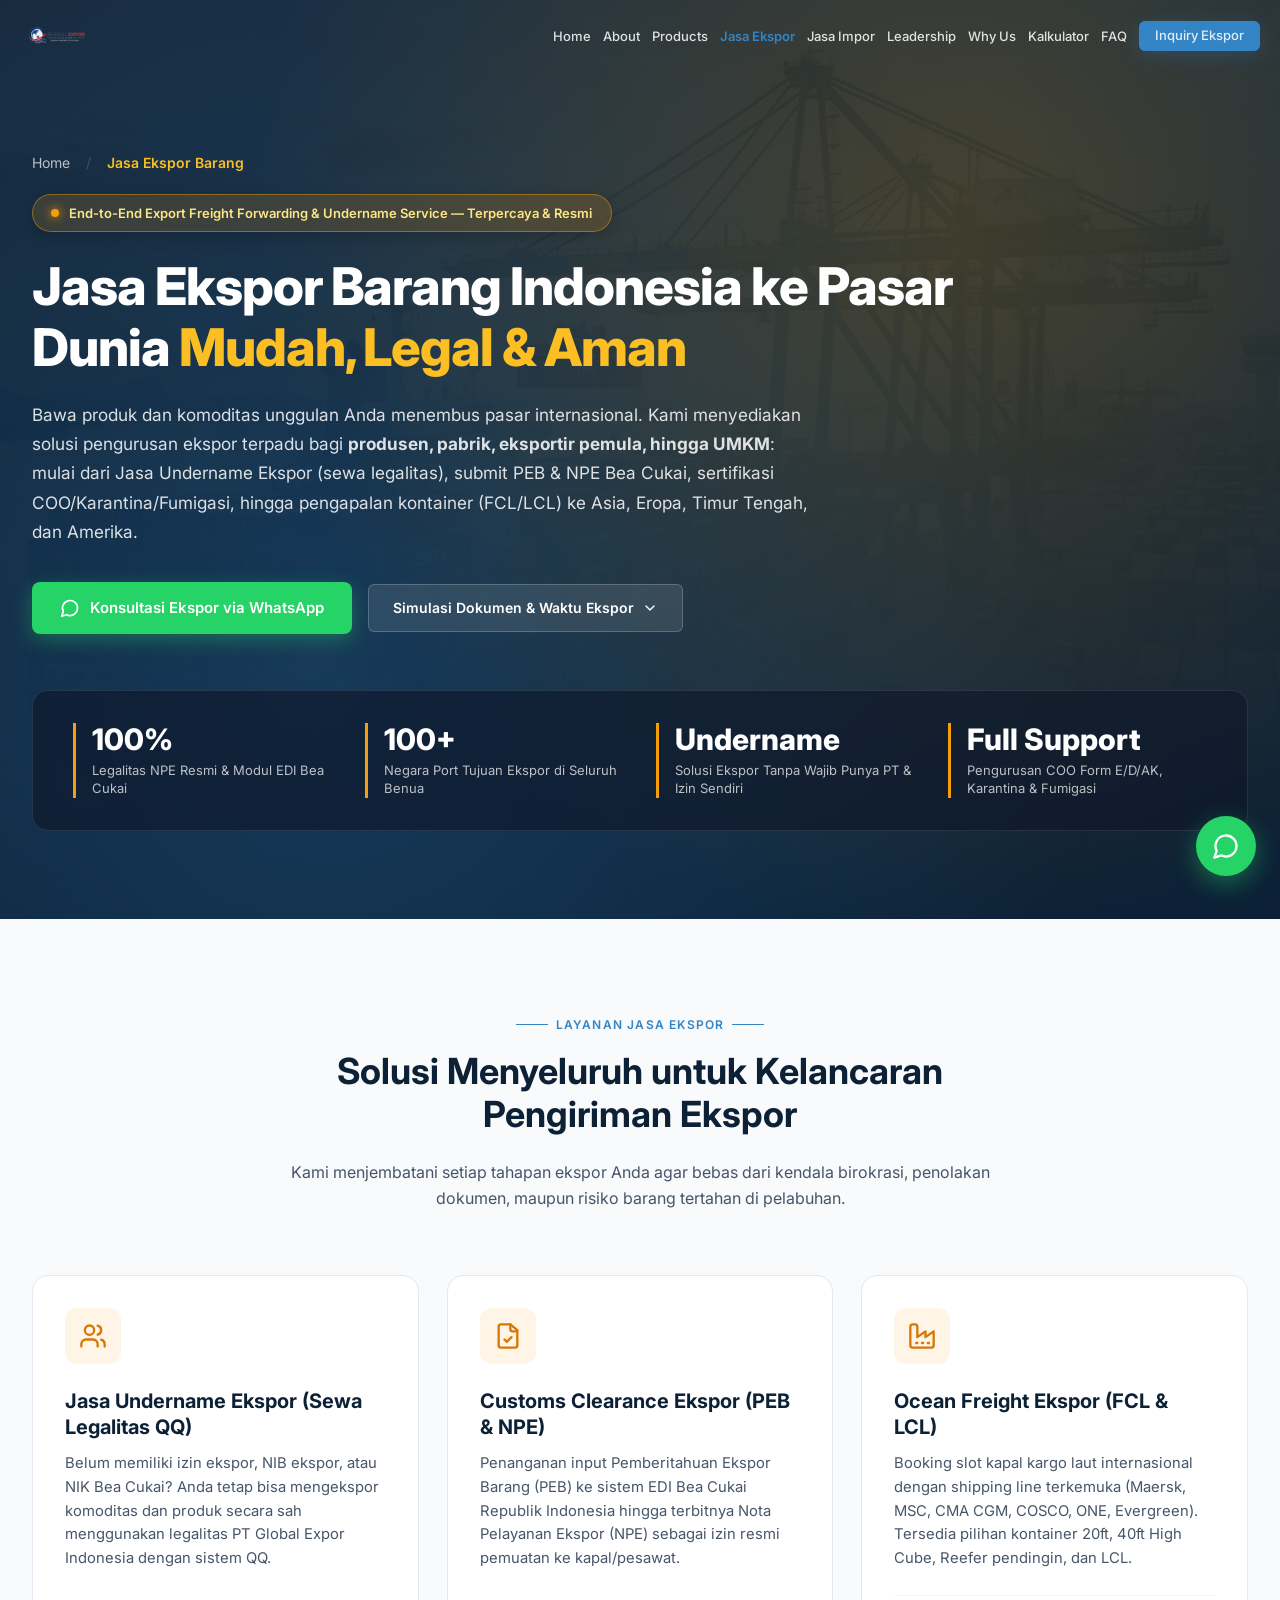
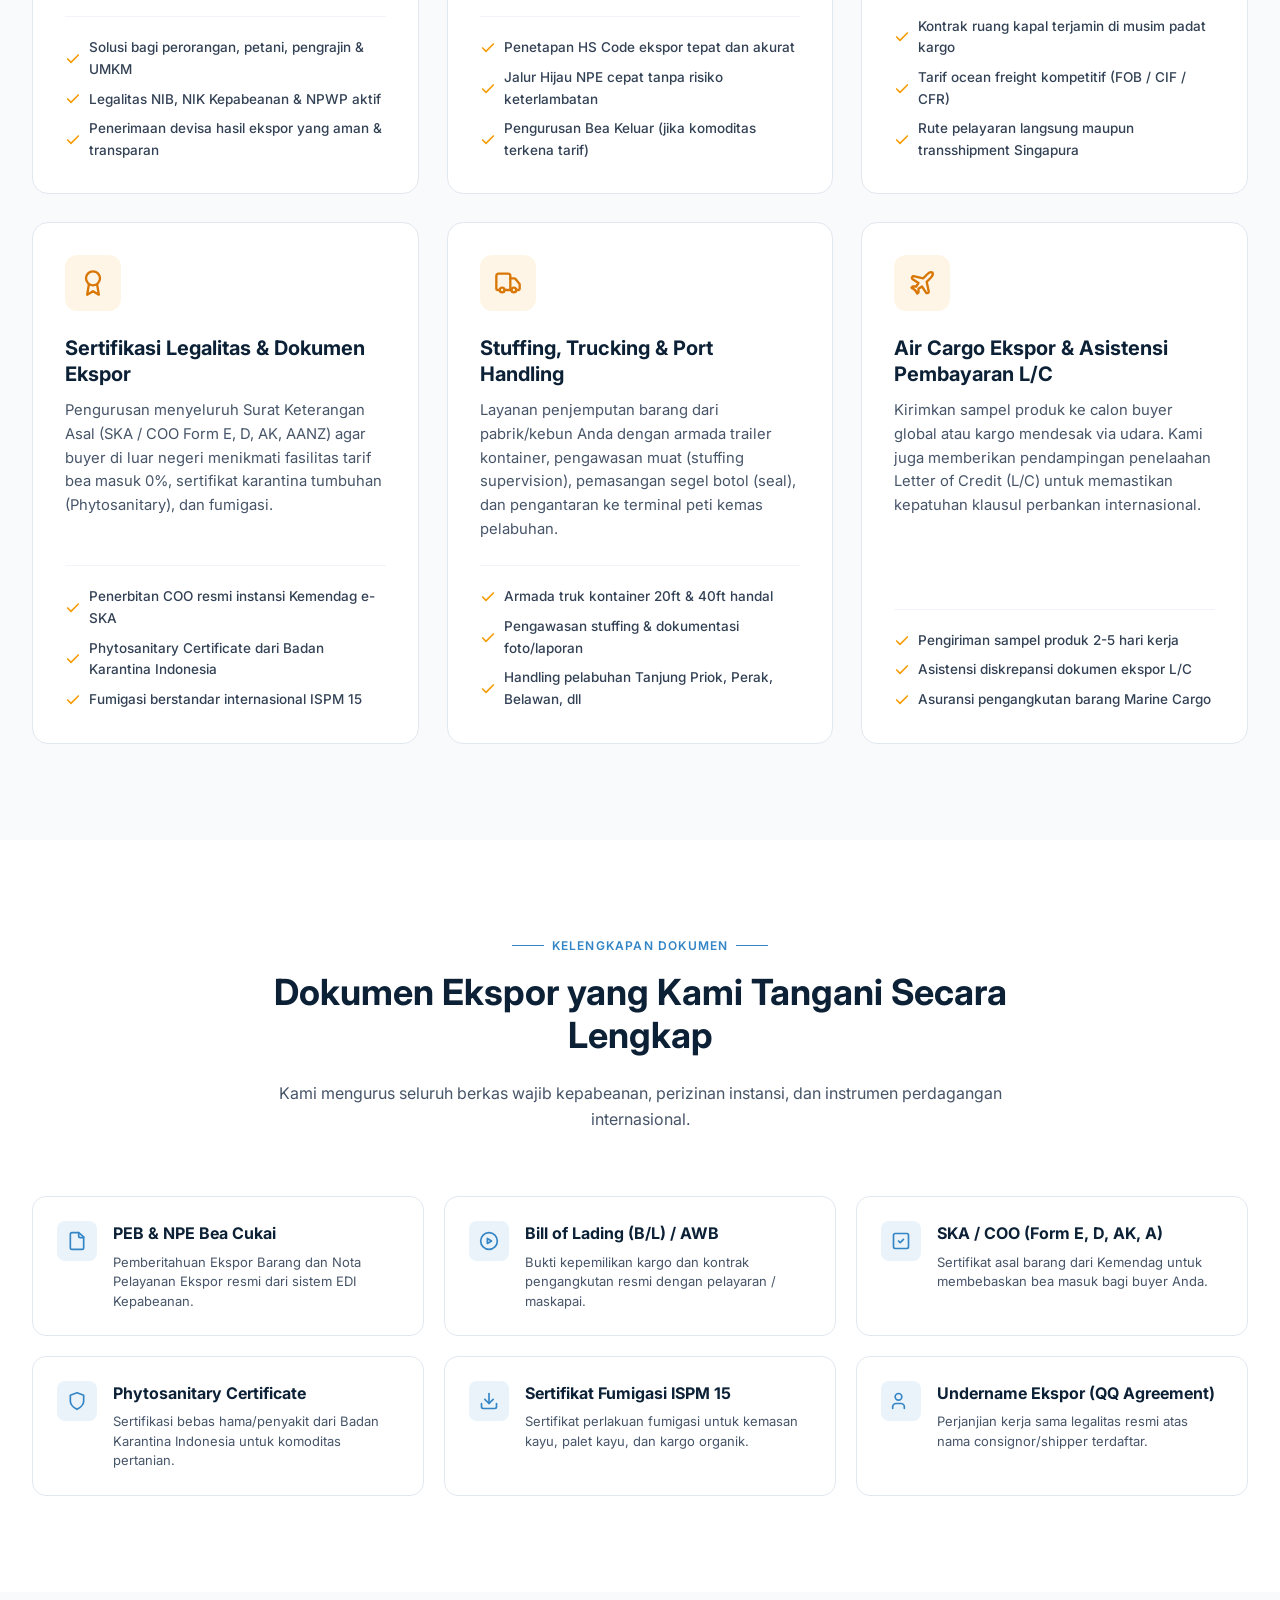
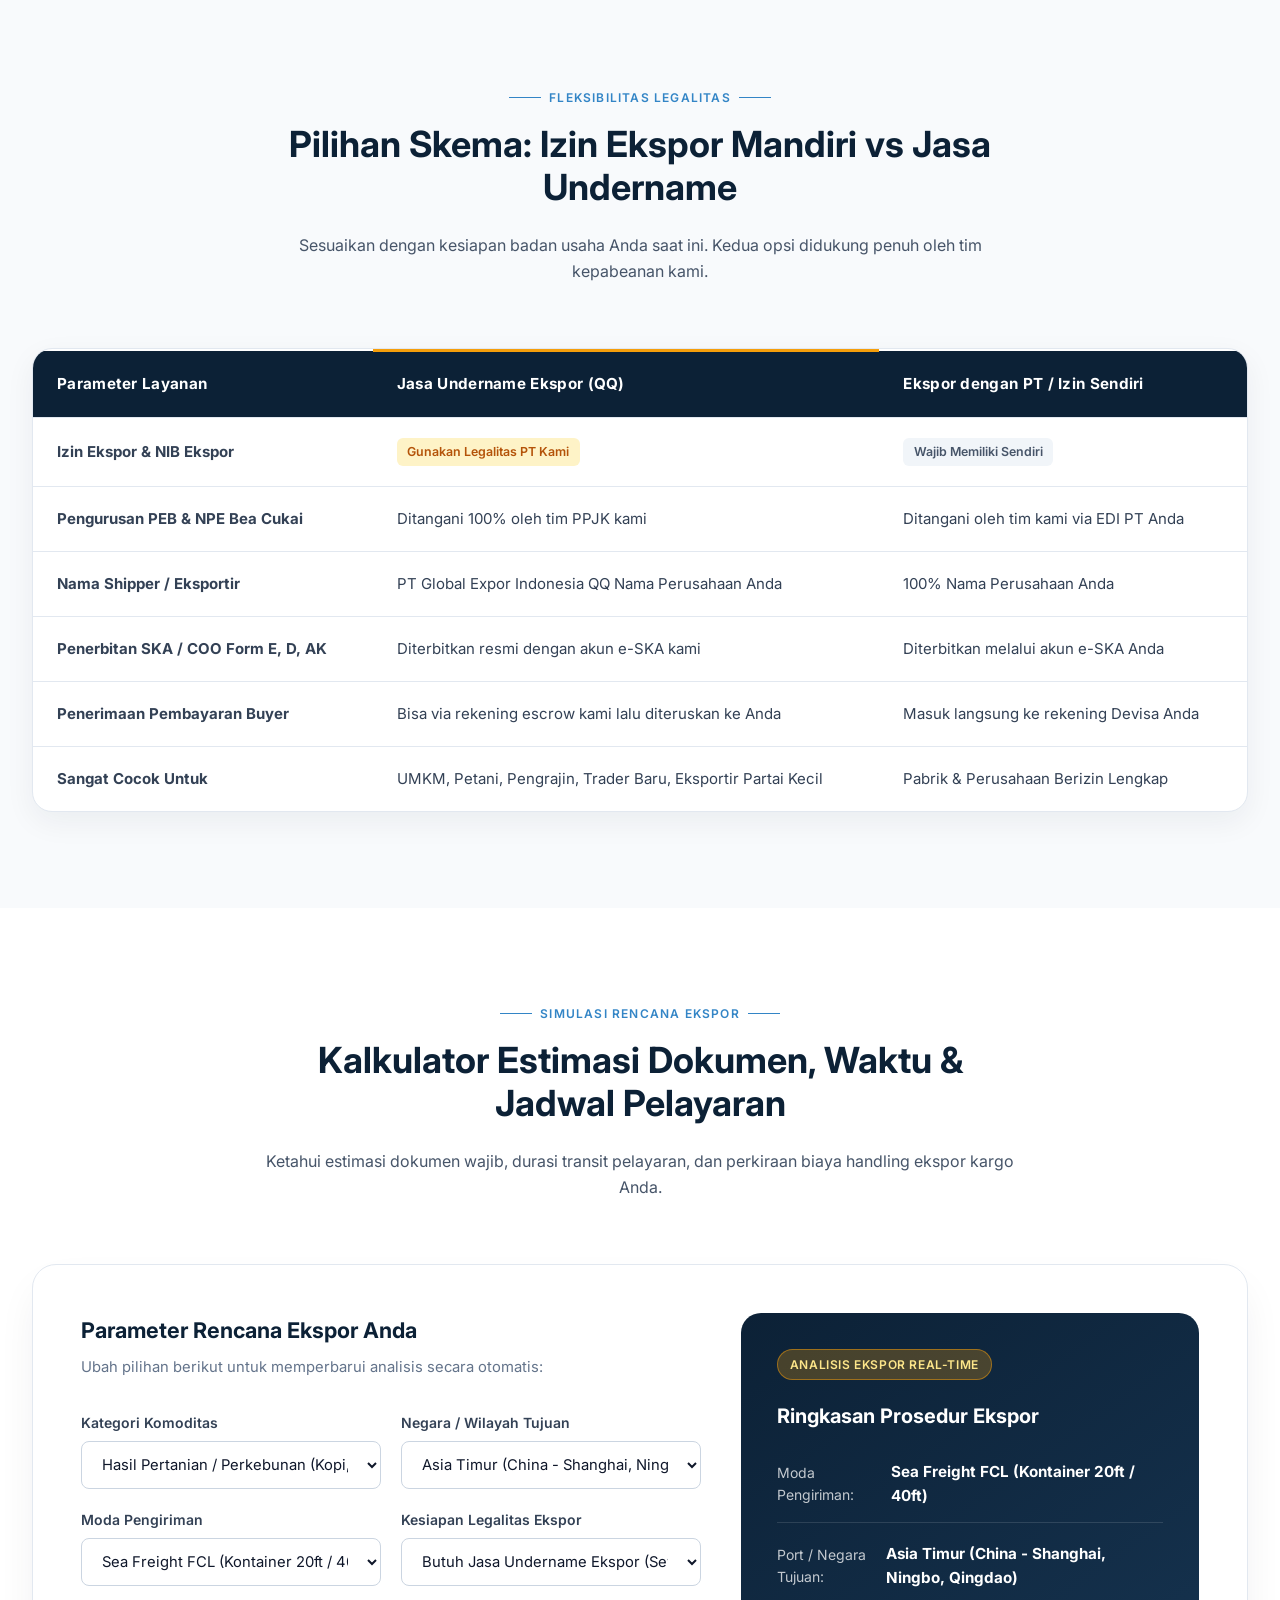
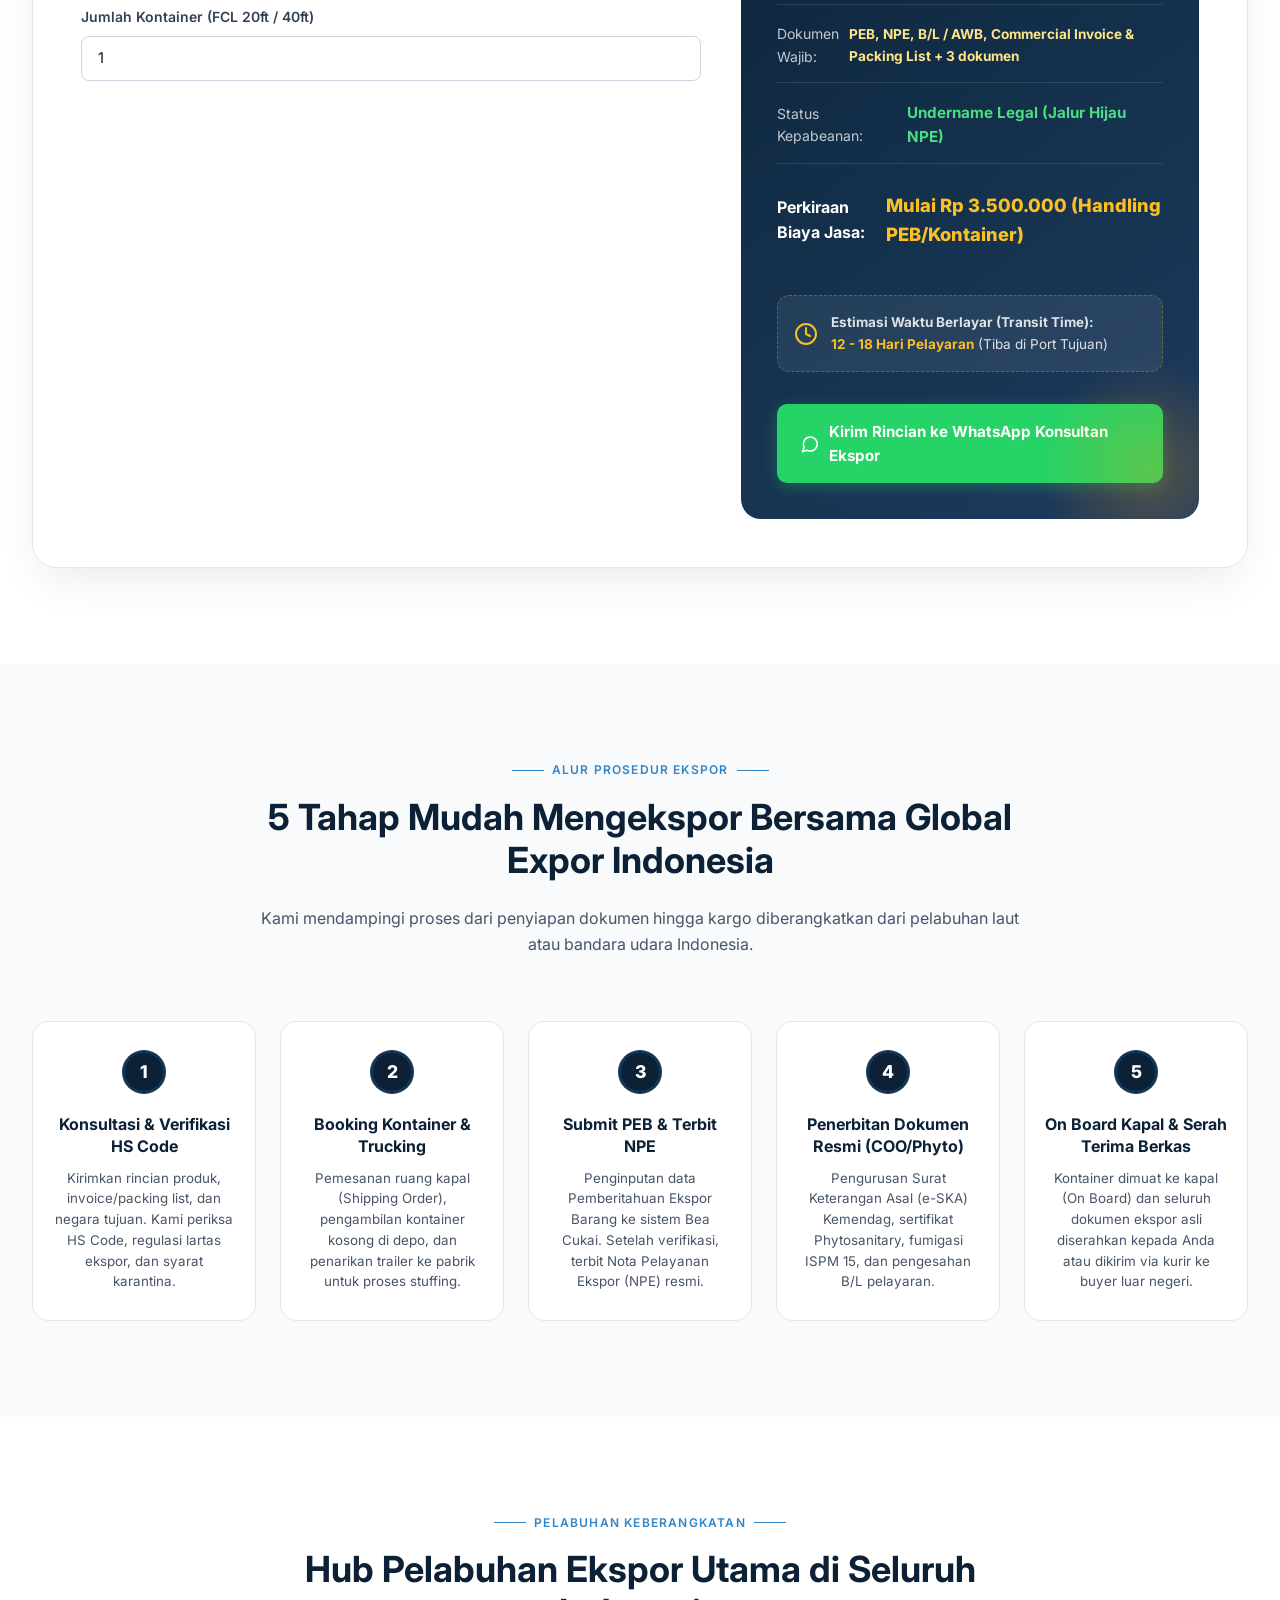
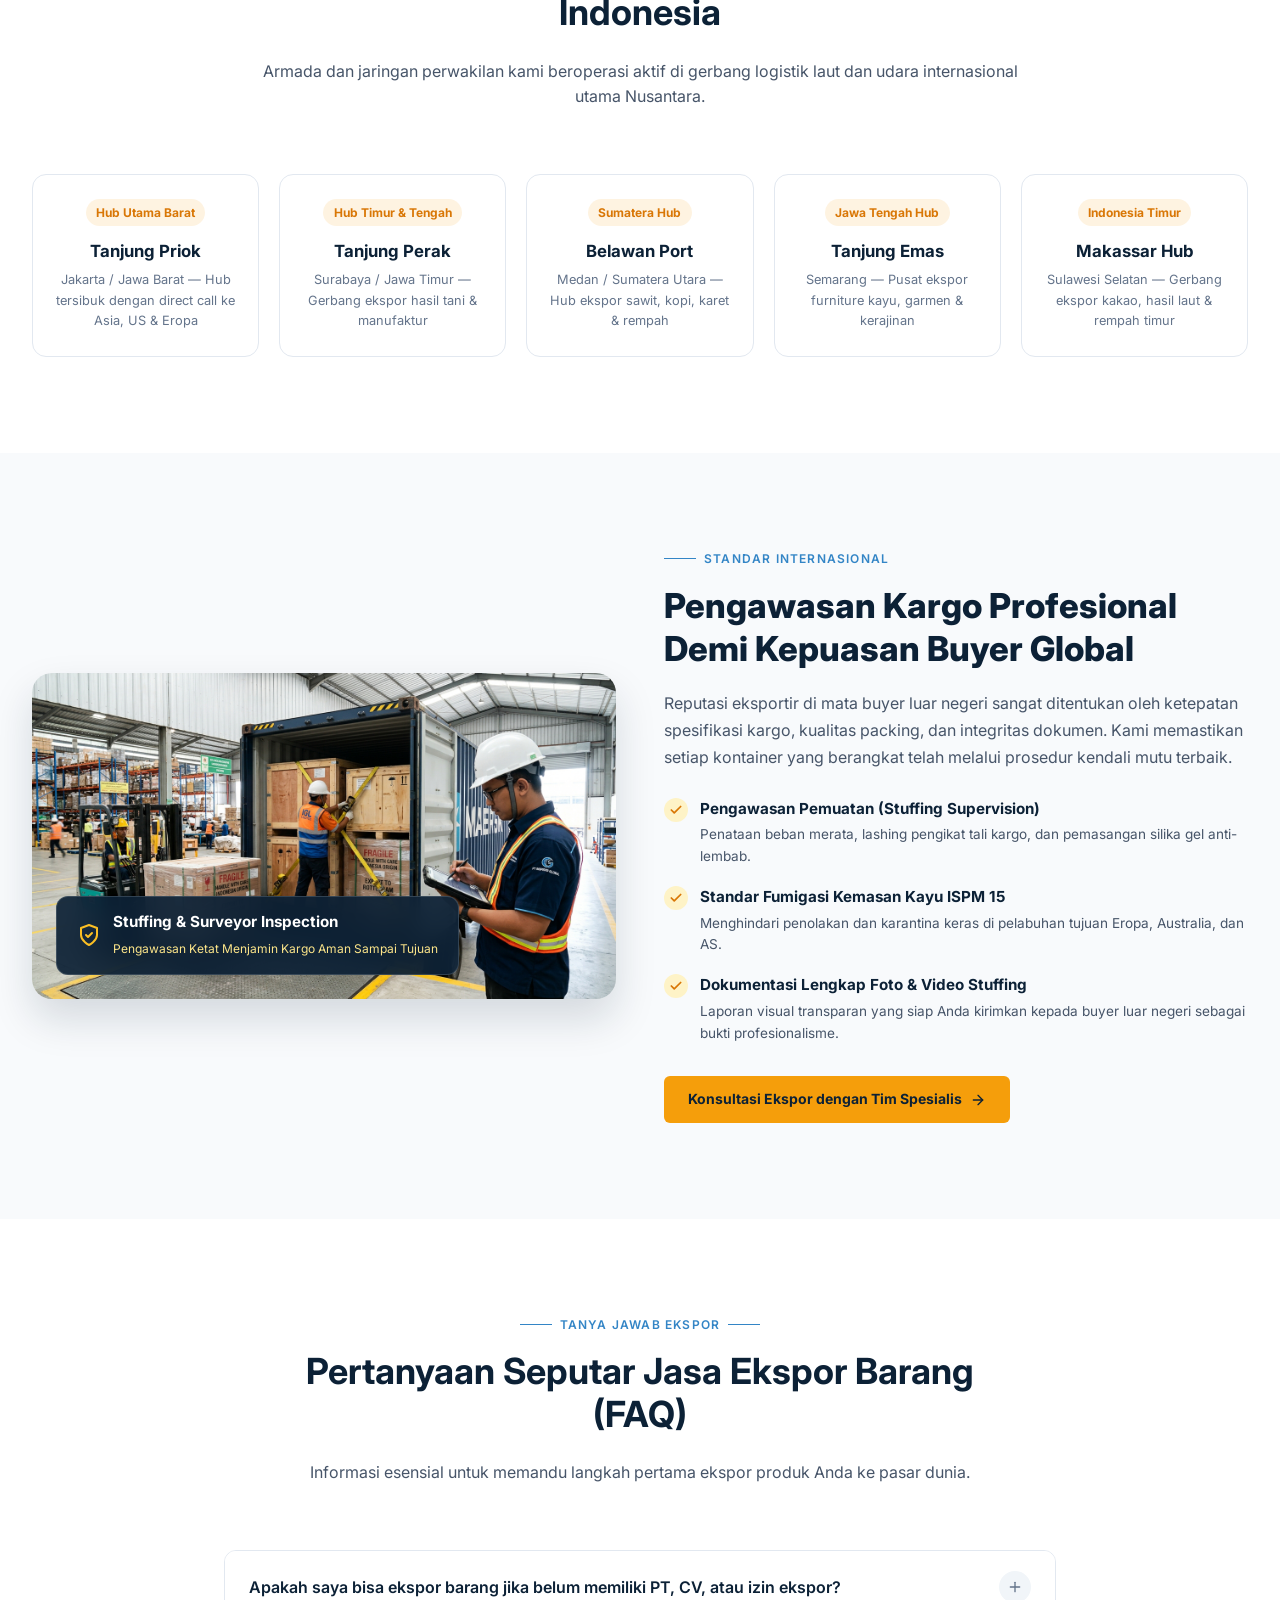
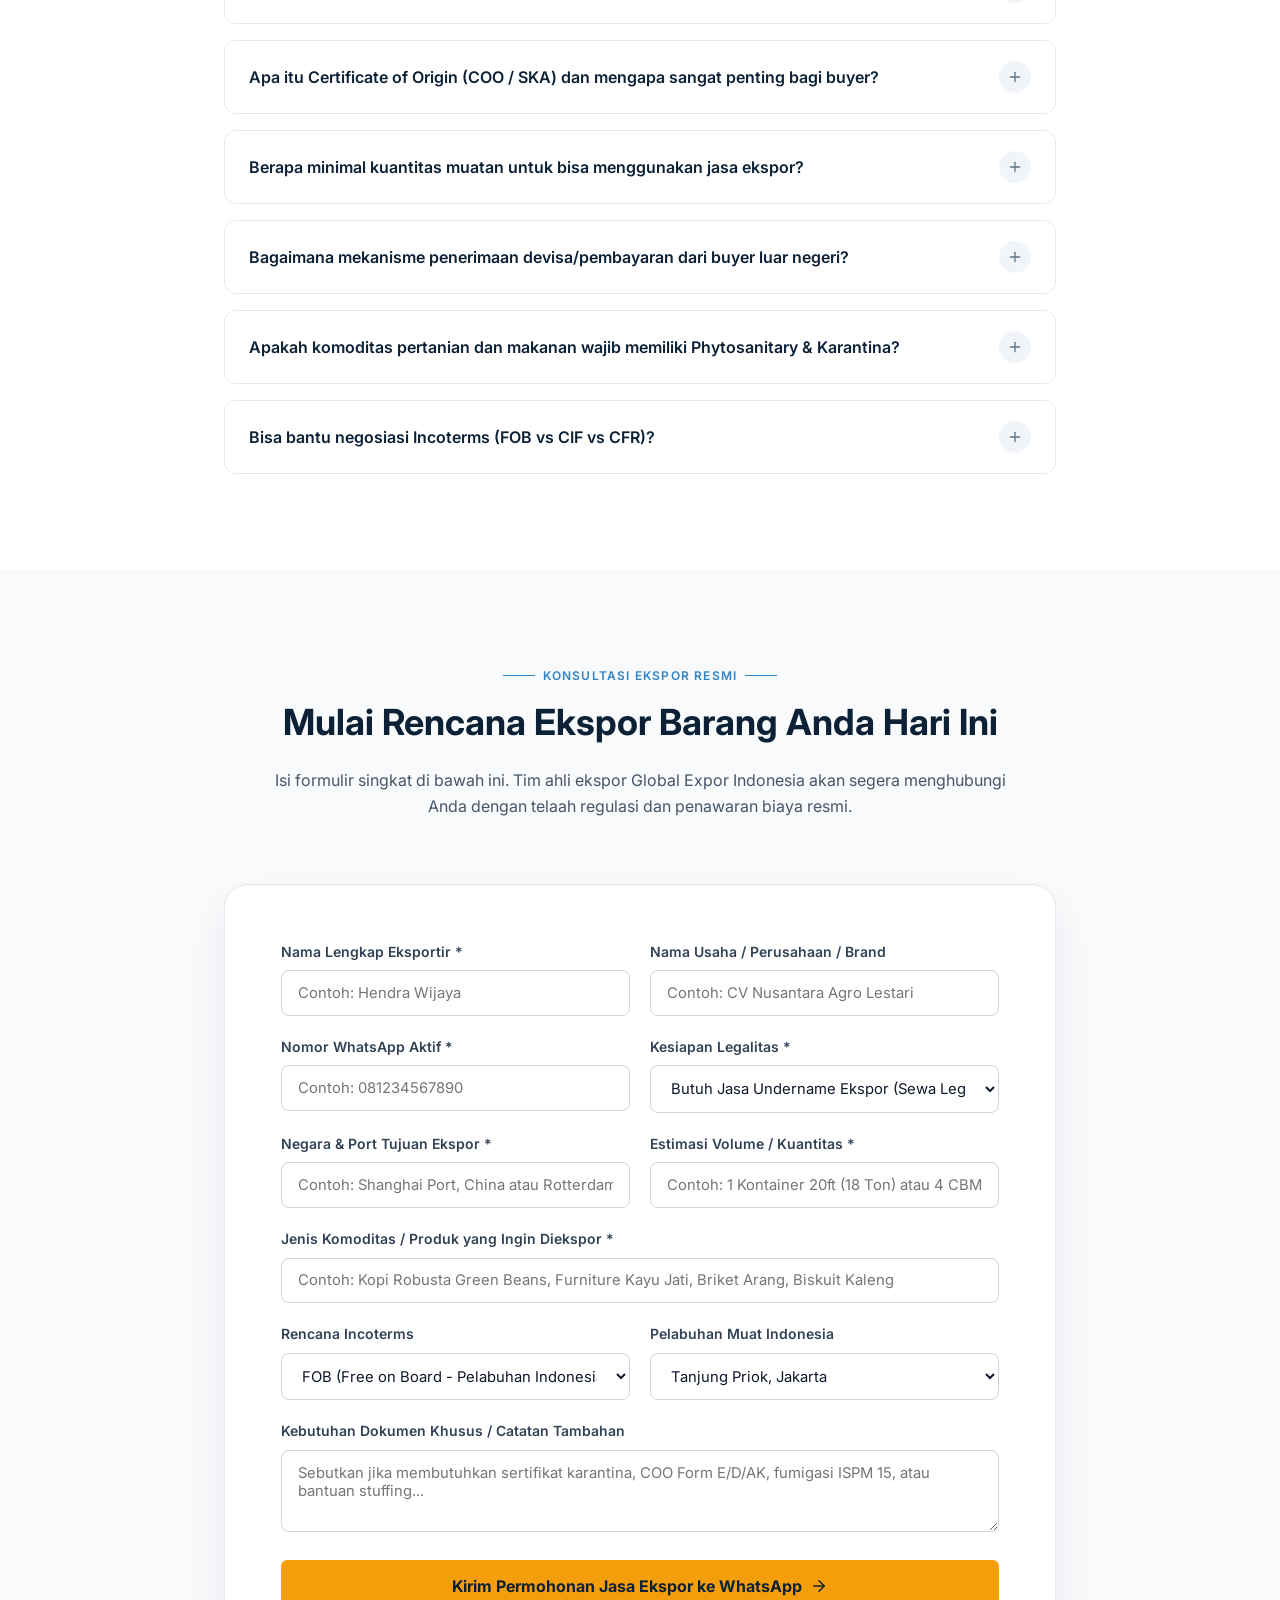
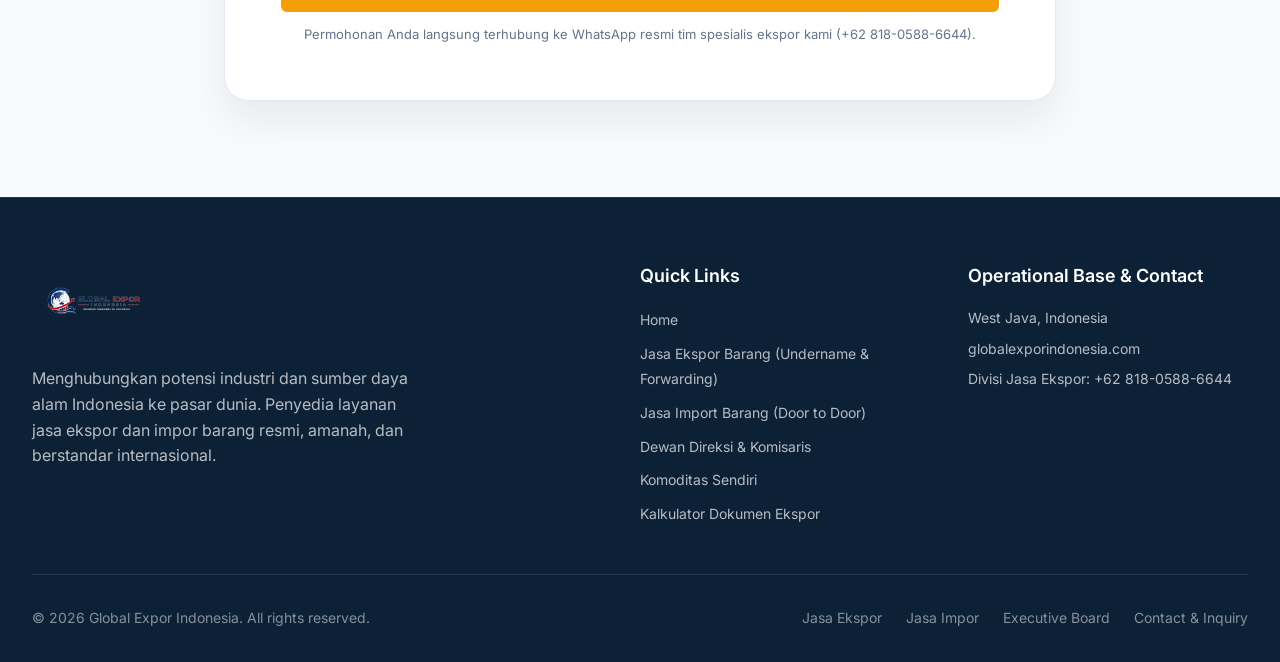
<file: export.html>
<!DOCTYPE html>
<html lang="id">
<head>
    <meta charset="UTF-8">
    <meta name="viewport" content="width=device-width, initial-scale=1.0">
    <title>Jasa Ekspor Barang Resmi & Terpercaya | Global Expor Indonesia</title>
    <link rel="icon" type="image/png" href="/global_expor_favicon.png">
    <meta name="description" content="Layanan jasa pengurusan ekspor barang resmi dari Indonesia ke seluruh dunia. Menyediakan Jasa Undername Ekspor, Pengurusan Dokumen PEB & NPE, COO/SKA, Karantina, Fumigasi, hingga Sea & Air Freight.">
    <meta name="keywords" content="jasa ekspor barang, jasa undername ekspor, cara ekspor barang, freight forwarder ekspor indonesia, pengurusan peb npe, pengurusan coo ska, ekspor umkm, pengiriman kontainer ekspor">
    <meta property="og:title" content="Jasa Ekspor Barang Resmi & Terpercaya | Global Expor Indonesia">
    <meta property="og:description" content="Kirim komoditas dan produk Anda ke pasar dunia dengan mudah: Undername legal, PEB/NPE, Sea & Air Freight, dan sertifikasi lengkap.">
    <meta property="og:type" content="website">
    <!-- Google Fonts - Inter -->
    <link rel="preconnect" href="https://fonts.googleapis.com">
    <link rel="preconnect" href="https://fonts.gstatic.com" crossorigin>
    <link href="https://fonts.googleapis.com/css2?family=Inter:wght@400;500;600;700;800&display=swap" rel="stylesheet">

    <!-- Stylesheets -->
    <link rel="stylesheet" href="style.css">
    <link rel="stylesheet" href="import-style.css">
    <link rel="stylesheet" href="export-style.css">
</head>
<body>

    <!-- ========== NAVBAR ========== -->
    <nav id="navbar" class="navbar">
        <div class="container navbar-inner">
            <!-- Logo -->
            <a href="index.html" class="navbar-logo" aria-label="Global Expor Indonesia Home">
                <img src="assets/logo.png" alt="Global Expor Indonesia Logo" height="60">
            </a>

            <!-- Desktop Nav -->
            <div class="nav-links">
                <a href="index.html">Home</a>
                <a href="index.html#about">About</a>
                <a href="index.html#products">Products</a>
                <a href="export.html" class="active">Jasa Ekspor</a>
                <a href="import.html">Jasa Impor</a>
                <a href="leadership.html">Leadership</a>
                <a href="index.html#why-us">Why Us</a>
                <a href="#kalkulator-ekspor">Kalkulator</a>
                <a href="#faq">FAQ</a>
                <a href="#contact-export" class="btn-accent nav-cta">Inquiry Ekspor</a>
            </div>

            <!-- Mobile Menu Button -->
            <button class="mobile-menu-btn" id="mobileMenuBtn" aria-label="Toggle menu">
                <svg id="menuIconOpen" xmlns="http://www.w3.org/2000/svg" width="24" height="24" viewBox="0 0 24 24" fill="none" stroke="currentColor" stroke-width="2" stroke-linecap="round" stroke-linejoin="round"><line x1="4" x2="20" y1="12" y2="12"/><line x1="4" x2="20" y1="6" y2="6"/><line x1="4" x2="20" y1="18" y2="18"/></svg>
                <svg id="menuIconClose" xmlns="http://www.w3.org/2000/svg" width="24" height="24" viewBox="0 0 24 24" fill="none" stroke="currentColor" stroke-width="2" stroke-linecap="round" stroke-linejoin="round" style="display:none;"><path d="M18 6 6 18"/><path d="m6 6 12 12"/></svg>
            </button>
        </div>

        <!-- Mobile Nav -->
        <div class="mobile-nav" id="mobileNav">
            <a href="index.html">Home</a>
            <a href="index.html#about">About</a>
            <a href="index.html#products">Products</a>
            <a href="export.html" class="active">Jasa Ekspor</a>
            <a href="import.html">Jasa Impor</a>
            <a href="leadership.html">Leadership & Dewan Direksi</a>
            <a href="#layanan-ekspor">Layanan Ekspor</a>
            <a href="#kalkulator-ekspor">Kalkulator Ekspor</a>
            <a href="#dokumen-ekspor">Dokumen Wajib</a>
            <a href="#faq">FAQ Ekspor</a>
            <a href="#contact-export" class="btn-accent mobile-cta">Konsultasi Ekspor</a>
        </div>
    </nav>

    <!-- ========== HERO SECTION ========== -->
    <header class="export-hero">
        <div class="export-hero-bg" style="background-image: url('assets/export-hero.jpg');"></div>
        <div class="export-hero-gradient"></div>

        <div class="container export-hero-content">
            <nav class="breadcrumb-nav" aria-label="Breadcrumb" style="margin-bottom: 1.25rem;">
                <a href="index.html" style="color: rgba(255,255,255,0.7);">Home</a>
                <span class="breadcrumb-separator" style="color: rgba(255,255,255,0.4); margin: 0 0.5rem;">/</span>
                <span class="breadcrumb-current" style="color: #fbbf24; font-weight: 600;">Jasa Ekspor Barang</span>
            </nav>

            <div class="export-badge-pill fade-in-left">
                <span class="pulse-dot-amber"></span>
                <span>End-to-End Export Freight Forwarding & Undername Service &mdash; Terpercaya & Resmi</span>
            </div>

            <h1 class="export-hero-title fade-in-left">
                Jasa Ekspor Barang Indonesia ke Pasar Dunia <span style="color: #fbbf24;">Mudah, Legal & Aman</span>
            </h1>

            <p class="export-hero-subtitle fade-in-left">
                Bawa produk dan komoditas unggulan Anda menembus pasar internasional. Kami menyediakan solusi pengurusan ekspor terpadu bagi <strong>produsen, pabrik, eksportir pemula, hingga UMKM</strong>: mulai dari Jasa Undername Ekspor (sewa legalitas), submit PEB & NPE Bea Cukai, sertifikasi COO/Karantina/Fumigasi, hingga pengapalan kontainer (FCL/LCL) ke Asia, Eropa, Timur Tengah, dan Amerika.
            </p>

            <div class="export-hero-actions fade-in-up">
                <a href="https://wa.me/6281805886644?text=Halo%20Global%20Expor%20Indonesia,%20saya%20ingin%20konsultasi%20jasa%20ekspor%20barang" 
                   class="btn-whatsapp-hero" 
                   target="_blank" 
                   rel="noopener noreferrer"
                   style="background-color: #25D366;">
                    <svg xmlns="http://www.w3.org/2000/svg" width="20" height="20" viewBox="0 0 24 24" fill="none" stroke="currentColor" stroke-width="2" stroke-linecap="round" stroke-linejoin="round"><path d="M7.9 20A9 9 0 1 0 4 16.1L2 22Z"/></svg>
                    Konsultasi Ekspor via WhatsApp
                </a>
                <a href="#kalkulator-ekspor" class="btn-ghost">
                    Simulasi Dokumen & Waktu Ekspor
                    <svg xmlns="http://www.w3.org/2000/svg" width="16" height="16" viewBox="0 0 24 24" fill="none" stroke="currentColor" stroke-width="2" stroke-linecap="round" stroke-linejoin="round"><path d="m6 9 6 6 6-6"/></svg>
                </a>
            </div>

            <!-- Key Metrics Stats -->
            <div class="export-stats-grid fade-in-up">
                <div class="export-stat-card">
                    <div class="export-stat-value">100%</div>
                    <div class="export-stat-label">Legalitas NPE Resmi & Modul EDI Bea Cukai</div>
                </div>
                <div class="export-stat-card">
                    <div class="export-stat-value">100+</div>
                    <div class="export-stat-label">Negara Port Tujuan Ekspor di Seluruh Benua</div>
                </div>
                <div class="export-stat-card">
                    <div class="export-stat-value">Undername</div>
                    <div class="export-stat-label">Solusi Ekspor Tanpa Wajib Punya PT & Izin Sendiri</div>
                </div>
                <div class="export-stat-card">
                    <div class="export-stat-value">Full Support</div>
                    <div class="export-stat-label">Pengurusan COO Form E/D/AK, Karantina & Fumigasi</div>
                </div>
            </div>
        </div>
    </header>

    <!-- ========== SECTION: MAIN EXPORT SERVICES ========== -->
    <section id="layanan-ekspor" class="section bg-slate-50">
        <div class="container">
            <div class="section-header fade-in-up">
                <div class="section-label centered">
                    <div class="label-line"></div>
                    <span>Layanan Jasa Ekspor</span>
                    <div class="label-line"></div>
                </div>
                <h2>Solusi Menyeluruh untuk Kelancaran Pengiriman Ekspor</h2>
                <p>Kami menjembatani setiap tahapan ekspor Anda agar bebas dari kendala birokrasi, penolakan dokumen, maupun risiko barang tertahan di pelabuhan.</p>
            </div>

            <div class="export-services-grid">
                <!-- Service 1: Undername Ekspor -->
                <div class="export-card fade-in-up">
                    <div class="export-icon-box">
                        <svg xmlns="http://www.w3.org/2000/svg" width="28" height="28" viewBox="0 0 24 24" fill="none" stroke="currentColor" stroke-width="2" stroke-linecap="round" stroke-linejoin="round"><path d="M16 21v-2a4 4 0 0 0-4-4H6a4 4 0 0 0-4 4v2"/><circle cx="9" cy="7" r="4"/><path d="M22 21v-2a4 4 0 0 0-3-3.87"/><path d="M16 3.13a4 4 0 0 1 0 7.75"/></svg>
                    </div>
                    <h3 class="export-card-title">Jasa Undername Ekspor (Sewa Legalitas QQ)</h3>
                    <p class="export-card-desc">
                        Belum memiliki izin ekspor, NIB ekspor, atau NIK Bea Cukai? Anda tetap bisa mengekspor komoditas dan produk secara sah menggunakan legalitas PT Global Expor Indonesia dengan sistem QQ.
                    </p>
                    <div class="service-checklist">
                        <div class="service-check-item">
                            <svg xmlns="http://www.w3.org/2000/svg" width="16" height="16" viewBox="0 0 24 24" fill="none" stroke="#f59e0b" stroke-width="2.5" stroke-linecap="round" stroke-linejoin="round"><polyline points="20 6 9 17 4 12"/></svg>
                            <span>Solusi bagi perorangan, petani, pengrajin & UMKM</span>
                        </div>
                        <div class="service-check-item">
                            <svg xmlns="http://www.w3.org/2000/svg" width="16" height="16" viewBox="0 0 24 24" fill="none" stroke="#f59e0b" stroke-width="2.5" stroke-linecap="round" stroke-linejoin="round"><polyline points="20 6 9 17 4 12"/></svg>
                            <span>Legalitas NIB, NIK Kepabeanan & NPWP aktif</span>
                        </div>
                        <div class="service-check-item">
                            <svg xmlns="http://www.w3.org/2000/svg" width="16" height="16" viewBox="0 0 24 24" fill="none" stroke="#f59e0b" stroke-width="2.5" stroke-linecap="round" stroke-linejoin="round"><polyline points="20 6 9 17 4 12"/></svg>
                            <span>Penerimaan devisa hasil ekspor yang aman & transparan</span>
                        </div>
                    </div>
                </div>

                <!-- Service 2: Pengurusan PEB & NPE -->
                <div class="export-card fade-in-up" style="transition-delay: 0.1s;">
                    <div class="export-icon-box">
                        <svg xmlns="http://www.w3.org/2000/svg" width="28" height="28" viewBox="0 0 24 24" fill="none" stroke="currentColor" stroke-width="2" stroke-linecap="round" stroke-linejoin="round"><path d="M14 2H6a2 2 0 0 0-2 2v16a2 2 0 0 0 2 2h12a2 2 0 0 0 2-2V7Z"/><path d="M14 2v4a2 2 0 0 0 2 2h4"/><path d="m9 15 2 2 4-4"/></svg>
                    </div>
                    <h3 class="export-card-title">Customs Clearance Ekspor (PEB & NPE)</h3>
                    <p class="export-card-desc">
                        Penanganan input Pemberitahuan Ekspor Barang (PEB) ke sistem EDI Bea Cukai Republik Indonesia hingga terbitnya Nota Pelayanan Ekspor (NPE) sebagai izin resmi pemuatan ke kapal/pesawat.
                    </p>
                    <div class="service-checklist">
                        <div class="service-check-item">
                            <svg xmlns="http://www.w3.org/2000/svg" width="16" height="16" viewBox="0 0 24 24" fill="none" stroke="#f59e0b" stroke-width="2.5" stroke-linecap="round" stroke-linejoin="round"><polyline points="20 6 9 17 4 12"/></svg>
                            <span>Penetapan HS Code ekspor tepat dan akurat</span>
                        </div>
                        <div class="service-check-item">
                            <svg xmlns="http://www.w3.org/2000/svg" width="16" height="16" viewBox="0 0 24 24" fill="none" stroke="#f59e0b" stroke-width="2.5" stroke-linecap="round" stroke-linejoin="round"><polyline points="20 6 9 17 4 12"/></svg>
                            <span>Jalur Hijau NPE cepat tanpa risiko keterlambatan</span>
                        </div>
                        <div class="service-check-item">
                            <svg xmlns="http://www.w3.org/2000/svg" width="16" height="16" viewBox="0 0 24 24" fill="none" stroke="#f59e0b" stroke-width="2.5" stroke-linecap="round" stroke-linejoin="round"><polyline points="20 6 9 17 4 12"/></svg>
                            <span>Pengurusan Bea Keluar (jika komoditas terkena tarif)</span>
                        </div>
                    </div>
                </div>

                <!-- Service 3: Sea Freight FCL & LCL -->
                <div class="export-card fade-in-up" style="transition-delay: 0.2s;">
                    <div class="export-icon-box">
                        <svg xmlns="http://www.w3.org/2000/svg" width="28" height="28" viewBox="0 0 24 24" fill="none" stroke="currentColor" stroke-width="2" stroke-linecap="round" stroke-linejoin="round"><path d="M2 20a2 2 0 0 0 2 2h16a2 2 0 0 0 2-2V8l-7 5V8l-7 5V4a2 2 0 0 0-2-2H4a2 2 0 0 0-2 2Z"/><path d="M17 18h1"/><path d="M12 18h1"/><path d="M7 18h1"/></svg>
                    </div>
                    <h3 class="export-card-title">Ocean Freight Ekspor (FCL & LCL)</h3>
                    <p class="export-card-desc">
                        Booking slot kapal kargo laut internasional dengan shipping line terkemuka (Maersk, MSC, CMA CGM, COSCO, ONE, Evergreen). Tersedia pilihan kontainer 20ft, 40ft High Cube, Reefer pendingin, dan LCL.
                    </p>
                    <div class="service-checklist">
                        <div class="service-check-item">
                            <svg xmlns="http://www.w3.org/2000/svg" width="16" height="16" viewBox="0 0 24 24" fill="none" stroke="#f59e0b" stroke-width="2.5" stroke-linecap="round" stroke-linejoin="round"><polyline points="20 6 9 17 4 12"/></svg>
                            <span>Kontrak ruang kapal terjamin di musim padat kargo</span>
                        </div>
                        <div class="service-check-item">
                            <svg xmlns="http://www.w3.org/2000/svg" width="16" height="16" viewBox="0 0 24 24" fill="none" stroke="#f59e0b" stroke-width="2.5" stroke-linecap="round" stroke-linejoin="round"><polyline points="20 6 9 17 4 12"/></svg>
                            <span>Tarif ocean freight kompetitif (FOB / CIF / CFR)</span>
                        </div>
                        <div class="service-check-item">
                            <svg xmlns="http://www.w3.org/2000/svg" width="16" height="16" viewBox="0 0 24 24" fill="none" stroke="#f59e0b" stroke-width="2.5" stroke-linecap="round" stroke-linejoin="round"><polyline points="20 6 9 17 4 12"/></svg>
                            <span>Rute pelayaran langsung maupun transshipment Singapura</span>
                        </div>
                    </div>
                </div>

                <!-- Service 4: Sertifikasi Ekspor (COO, Phyto, Fumigasi) -->
                <div class="export-card fade-in-up">
                    <div class="export-icon-box">
                        <svg xmlns="http://www.w3.org/2000/svg" width="28" height="28" viewBox="0 0 24 24" fill="none" stroke="currentColor" stroke-width="2" stroke-linecap="round" stroke-linejoin="round"><circle cx="12" cy="8" r="6"/><path d="M15.477 12.89 17 22l-5-3-5 3 1.523-9.11"/></svg>
                    </div>
                    <h3 class="export-card-title">Sertifikasi Legalitas & Dokumen Ekspor</h3>
                    <p class="export-card-desc">
                        Pengurusan menyeluruh Surat Keterangan Asal (SKA / COO Form E, D, AK, AANZ) agar buyer di luar negeri menikmati fasilitas tarif bea masuk 0%, sertifikat karantina tumbuhan (Phytosanitary), dan fumigasi.
                    </p>
                    <div class="service-checklist">
                        <div class="service-check-item">
                            <svg xmlns="http://www.w3.org/2000/svg" width="16" height="16" viewBox="0 0 24 24" fill="none" stroke="#f59e0b" stroke-width="2.5" stroke-linecap="round" stroke-linejoin="round"><polyline points="20 6 9 17 4 12"/></svg>
                            <span>Penerbitan COO resmi instansi Kemendag e-SKA</span>
                        </div>
                        <div class="service-check-item">
                            <svg xmlns="http://www.w3.org/2000/svg" width="16" height="16" viewBox="0 0 24 24" fill="none" stroke="#f59e0b" stroke-width="2.5" stroke-linecap="round" stroke-linejoin="round"><polyline points="20 6 9 17 4 12"/></svg>
                            <span>Phytosanitary Certificate dari Badan Karantina Indonesia</span>
                        </div>
                        <div class="service-check-item">
                            <svg xmlns="http://www.w3.org/2000/svg" width="16" height="16" viewBox="0 0 24 24" fill="none" stroke="#f59e0b" stroke-width="2.5" stroke-linecap="round" stroke-linejoin="round"><polyline points="20 6 9 17 4 12"/></svg>
                            <span>Fumigasi berstandar internasional ISPM 15</span>
                        </div>
                    </div>
                </div>

                <!-- Service 5: Stuffing, Trucking & Port Handling -->
                <div class="export-card fade-in-up" style="transition-delay: 0.1s;">
                    <div class="export-icon-box">
                        <svg xmlns="http://www.w3.org/2000/svg" width="28" height="28" viewBox="0 0 24 24" fill="none" stroke="currentColor" stroke-width="2" stroke-linecap="round" stroke-linejoin="round"><path d="M14 18V6a2 2 0 0 0-2-2H4a2 2 0 0 0-2 2v11a1 1 0 0 0 1 1h2"/><path d="M15 18H9"/><path d="M19 18h2a1 1 0 0 0 1-1v-3.65a1 1 0 0 0-.22-.624l-3.48-4.35A1 1 0 0 0 17.52 8H14"/><circle cx="17" cy="18" r="2"/><circle cx="7" cy="18" r="2"/></svg>
                    </div>
                    <h3 class="export-card-title">Stuffing, Trucking & Port Handling</h3>
                    <p class="export-card-desc">
                        Layanan penjemputan barang dari pabrik/kebun Anda dengan armada trailer kontainer, pengawasan muat (stuffing supervision), pemasangan segel botol (seal), dan pengantaran ke terminal peti kemas pelabuhan.
                    </p>
                    <div class="service-checklist">
                        <div class="service-check-item">
                            <svg xmlns="http://www.w3.org/2000/svg" width="16" height="16" viewBox="0 0 24 24" fill="none" stroke="#f59e0b" stroke-width="2.5" stroke-linecap="round" stroke-linejoin="round"><polyline points="20 6 9 17 4 12"/></svg>
                            <span>Armada truk kontainer 20ft & 40ft handal</span>
                        </div>
                        <div class="service-check-item">
                            <svg xmlns="http://www.w3.org/2000/svg" width="16" height="16" viewBox="0 0 24 24" fill="none" stroke="#f59e0b" stroke-width="2.5" stroke-linecap="round" stroke-linejoin="round"><polyline points="20 6 9 17 4 12"/></svg>
                            <span>Pengawasan stuffing & dokumentasi foto/laporan</span>
                        </div>
                        <div class="service-check-item">
                            <svg xmlns="http://www.w3.org/2000/svg" width="16" height="16" viewBox="0 0 24 24" fill="none" stroke="#f59e0b" stroke-width="2.5" stroke-linecap="round" stroke-linejoin="round"><polyline points="20 6 9 17 4 12"/></svg>
                            <span>Handling pelabuhan Tanjung Priok, Perak, Belawan, dll</span>
                        </div>
                    </div>
                </div>

                <!-- Service 6: Air Freight Export & L/C Advisory -->
                <div class="export-card fade-in-up" style="transition-delay: 0.2s;">
                    <div class="export-icon-box">
                        <svg xmlns="http://www.w3.org/2000/svg" width="28" height="28" viewBox="0 0 24 24" fill="none" stroke="currentColor" stroke-width="2" stroke-linecap="round" stroke-linejoin="round"><path d="M17.8 19.2 16 11l3.5-3.5C21 6 21.5 4 21 3c-1-.5-3 0-4.5 1.5L13 8 4.8 6.2c-.5-.1-.9.1-1.1.5l-.3.5c-.2.5-.1 1 .3 1.3L9 12l-2 3H4l-1 1 3 2 2 3 1-1v-3l3-2 3.5 5.3c.3.4.8.5 1.3.3l.5-.2c.4-.3.6-.7.5-1.2z"/></svg>
                    </div>
                    <h3 class="export-card-title">Air Cargo Ekspor & Asistensi Pembayaran L/C</h3>
                    <p class="export-card-desc">
                        Kirimkan sampel produk ke calon buyer global atau kargo mendesak via udara. Kami juga memberikan pendampingan penelaahan Letter of Credit (L/C) untuk memastikan kepatuhan klausul perbankan internasional.
                    </p>
                    <div class="service-checklist">
                        <div class="service-check-item">
                            <svg xmlns="http://www.w3.org/2000/svg" width="16" height="16" viewBox="0 0 24 24" fill="none" stroke="#f59e0b" stroke-width="2.5" stroke-linecap="round" stroke-linejoin="round"><polyline points="20 6 9 17 4 12"/></svg>
                            <span>Pengiriman sampel produk 2-5 hari kerja</span>
                        </div>
                        <div class="service-check-item">
                            <svg xmlns="http://www.w3.org/2000/svg" width="16" height="16" viewBox="0 0 24 24" fill="none" stroke="#f59e0b" stroke-width="2.5" stroke-linecap="round" stroke-linejoin="round"><polyline points="20 6 9 17 4 12"/></svg>
                            <span>Asistensi diskrepansi dokumen ekspor L/C</span>
                        </div>
                        <div class="service-check-item">
                            <svg xmlns="http://www.w3.org/2000/svg" width="16" height="16" viewBox="0 0 24 24" fill="none" stroke="#f59e0b" stroke-width="2.5" stroke-linecap="round" stroke-linejoin="round"><polyline points="20 6 9 17 4 12"/></svg>
                            <span>Asuransi pengangkutan barang Marine Cargo</span>
                        </div>
                    </div>
                </div>
            </div>
        </div>
    </section>

    <!-- ========== SECTION: EXPORT DOCUMENTS CHECKLIST ========== -->
    <section id="dokumen-ekspor" class="section bg-white">
        <div class="container">
            <div class="section-header fade-in-up">
                <div class="section-label centered">
                    <div class="label-line"></div>
                    <span>Kelengkapan Dokumen</span>
                    <div class="label-line"></div>
                </div>
                <h2>Dokumen Ekspor yang Kami Tangani Secara Lengkap</h2>
                <p>Kami mengurus seluruh berkas wajib kepabeanan, perizinan instansi, dan instrumen perdagangan internasional.</p>
            </div>

            <div class="doc-card-grid fade-in-up">
                <div class="doc-item-box">
                    <div class="doc-icon-badge">
                        <svg xmlns="http://www.w3.org/2000/svg" width="20" height="20" viewBox="0 0 24 24" fill="none" stroke="currentColor" stroke-width="2" stroke-linecap="round" stroke-linejoin="round"><path d="M14 2H6a2 2 0 0 0-2 2v16a2 2 0 0 0 2 2h12a2 2 0 0 0 2-2V7Z"/><path d="M14 2v4a2 2 0 0 0 2 2h4"/></svg>
                    </div>
                    <div class="doc-info">
                        <h4>PEB & NPE Bea Cukai</h4>
                        <p>Pemberitahuan Ekspor Barang dan Nota Pelayanan Ekspor resmi dari sistem EDI Kepabeanan.</p>
                    </div>
                </div>

                <div class="doc-item-box">
                    <div class="doc-icon-badge">
                        <svg xmlns="http://www.w3.org/2000/svg" width="20" height="20" viewBox="0 0 24 24" fill="none" stroke="currentColor" stroke-width="2" stroke-linecap="round" stroke-linejoin="round"><circle cx="12" cy="12" r="10"/><path d="m10 15 5-3-5-3v6Z"/></svg>
                    </div>
                    <div class="doc-info">
                        <h4>Bill of Lading (B/L) / AWB</h4>
                        <p>Bukti kepemilikan kargo dan kontrak pengangkutan resmi dengan pelayaran / maskapai.</p>
                    </div>
                </div>

                <div class="doc-item-box">
                    <div class="doc-icon-badge">
                        <svg xmlns="http://www.w3.org/2000/svg" width="20" height="20" viewBox="0 0 24 24" fill="none" stroke="currentColor" stroke-width="2" stroke-linecap="round" stroke-linejoin="round"><rect x="3" y="3" width="18" height="18" rx="2"/><path d="m9 12 2 2 4-4"/></svg>
                    </div>
                    <div class="doc-info">
                        <h4>SKA / COO (Form E, D, AK, A)</h4>
                        <p>Sertifikat asal barang dari Kemendag untuk membebaskan bea masuk bagi buyer Anda.</p>
                    </div>
                </div>

                <div class="doc-item-box">
                    <div class="doc-icon-badge">
                        <svg xmlns="http://www.w3.org/2000/svg" width="20" height="20" viewBox="0 0 24 24" fill="none" stroke="currentColor" stroke-width="2" stroke-linecap="round" stroke-linejoin="round"><path d="M12 22s8-4 8-10V5l-8-3-8 3v7c0 6 8 10 8 10z"/></svg>
                    </div>
                    <div class="doc-info">
                        <h4>Phytosanitary Certificate</h4>
                        <p>Sertifikasi bebas hama/penyakit dari Badan Karantina Indonesia untuk komoditas pertanian.</p>
                    </div>
                </div>

                <div class="doc-item-box">
                    <div class="doc-icon-badge">
                        <svg xmlns="http://www.w3.org/2000/svg" width="20" height="20" viewBox="0 0 24 24" fill="none" stroke="currentColor" stroke-width="2" stroke-linecap="round" stroke-linejoin="round"><path d="M21 15v4a2 2 0 0 1-2 2H5a2 2 0 0 1-2-2v-4"/><polyline points="7 10 12 15 17 10"/><line x1="12" y1="15" x2="12" y2="3"/></svg>
                    </div>
                    <div class="doc-info">
                        <h4>Sertifikat Fumigasi ISPM 15</h4>
                        <p>Sertifikat perlakuan fumigasi untuk kemasan kayu, palet kayu, dan kargo organik.</p>
                    </div>
                </div>

                <div class="doc-item-box">
                    <div class="doc-icon-badge">
                        <svg xmlns="http://www.w3.org/2000/svg" width="20" height="20" viewBox="0 0 24 24" fill="none" stroke="currentColor" stroke-width="2" stroke-linecap="round" stroke-linejoin="round"><path d="M16 21v-2a4 4 0 0 0-4-4H6a4 4 0 0 0-4 4v2"/><circle cx="9" cy="7" r="4"/></svg>
                    </div>
                    <div class="doc-info">
                        <h4>Undername Ekspor (QQ Agreement)</h4>
                        <p>Perjanjian kerja sama legalitas resmi atas nama consignor/shipper terdaftar.</p>
                    </div>
                </div>
            </div>
        </div>
    </section>

    <!-- ========== SECTION: COMPARISON (MANDIRI VS UNDERNAME) ========== -->
    <section class="section bg-slate-50">
        <div class="container">
            <div class="section-header fade-in-up">
                <div class="section-label centered">
                    <div class="label-line"></div>
                    <span>Fleksibilitas Legalitas</span>
                    <div class="label-line"></div>
                </div>
                <h2>Pilihan Skema: Izin Ekspor Mandiri vs Jasa Undername</h2>
                <p>Sesuaikan dengan kesiapan badan usaha Anda saat ini. Kedua opsi didukung penuh oleh tim kepabeanan kami.</p>
            </div>

            <div class="comparison-wrapper fade-in-up">
                <div class="table-responsive">
                    <table class="comparison-table">
                        <thead>
                            <tr>
                                <th>Parameter Layanan</th>
                                <th class="highlight-col" style="background: #0C2136; border-top: 3px solid #f59e0b;">Jasa Undername Ekspor (QQ)</th>
                                <th>Ekspor dengan PT / Izin Sendiri</th>
                            </tr>
                        </thead>
                        <tbody>
                            <tr>
                                <td><strong>Izin Ekspor & NIB Ekspor</strong></td>
                                <td><span class="badge-tag-table badge-tag-export-undername">Gunakan Legalitas PT Kami</span></td>
                                <td><span class="badge-tag-table badge-tag-standard">Wajib Memiliki Sendiri</span></td>
                            </tr>
                            <tr>
                                <td><strong>Pengurusan PEB & NPE Bea Cukai</strong></td>
                                <td>Ditangani 100% oleh tim PPJK kami</td>
                                <td>Ditangani oleh tim kami via EDI PT Anda</td>
                            </tr>
                            <tr>
                                <td><strong>Nama Shipper / Eksportir</strong></td>
                                <td>PT Global Expor Indonesia QQ Nama Perusahaan Anda</td>
                                <td>100% Nama Perusahaan Anda</td>
                            </tr>
                            <tr>
                                <td><strong>Penerbitan SKA / COO Form E, D, AK</strong></td>
                                <td>Diterbitkan resmi dengan akun e-SKA kami</td>
                                <td>Diterbitkan melalui akun e-SKA Anda</td>
                            </tr>
                            <tr>
                                <td><strong>Penerimaan Pembayaran Buyer</strong></td>
                                <td>Bisa via rekening escrow kami lalu diteruskan ke Anda</td>
                                <td>Masuk langsung ke rekening Devisa Anda</td>
                            </tr>
                            <tr>
                                <td><strong>Sangat Cocok Untuk</strong></td>
                                <td>UMKM, Petani, Pengrajin, Trader Baru, Eksportir Partai Kecil</td>
                                <td>Pabrik & Perusahaan Berizin Lengkap</td>
                            </tr>
                        </tbody>
                    </table>
                </div>
            </div>
        </div>
    </section>

    <!-- ========== SECTION: INTERACTIVE EXPORT ESTIMATOR ========== -->
    <section id="kalkulator-ekspor" class="section bg-white">
        <div class="container">
            <div class="section-header fade-in-up">
                <div class="section-label centered">
                    <div class="label-line"></div>
                    <span>Simulasi Rencana Ekspor</span>
                    <div class="label-line"></div>
                </div>
                <h2>Kalkulator Estimasi Dokumen, Waktu & Jadwal Pelayaran</h2>
                <p>Ketahui estimasi dokumen wajib, durasi transit pelayaran, dan perkiraan biaya handling ekspor kargo Anda.</p>
            </div>

            <div class="export-calc-container fade-in-up">
                <!-- Left: Form Controls -->
                <div class="calc-input-section">
                    <h3>Parameter Rencana Ekspor Anda</h3>
                    <p>Ubah pilihan berikut untuk memperbarui analisis secara otomatis:</p>

                    <div class="calc-form-grid">
                        <div class="calc-field-group">
                            <label for="expCommodity">Kategori Komoditas</label>
                            <select id="expCommodity">
                                <option value="agriculture" selected>Hasil Pertanian / Perkebunan (Kopi, Rempah, Minyak)</option>
                                <option value="wood-craft">Furniture, Kerajinan Kayu & Rotan</option>
                                <option value="food">Makanan & Minuman Olahan (F&B / Halal)</option>
                                <option value="textile">Tekstil, Garmen & Busana</option>
                                <option value="machinery">Mesin, Logam & Manufaktur Industri</option>
                                <option value="general">Barang Umum Lainnya</option>
                            </select>
                        </div>

                        <div class="calc-field-group">
                            <label for="expDestination">Negara / Wilayah Tujuan</label>
                            <select id="expDestination">
                                <option value="china" selected>Asia Timur (China - Shanghai, Ningbo, Qingdao)</option>
                                <option value="korea-japan">Asia Timur (Jepang & Korea Selatan)</option>
                                <option value="asean">ASEAN (Singapura, Malaysia, Vietnam, Thailand)</option>
                                <option value="middle-east">Timur Tengah (UEA / Dubai, Arab Saudi)</option>
                                <option value="europe">Eropa (Belanda / Rotterdam, Jerman, Inggris)</option>
                                <option value="usa">Amerika Serikat & Kanada</option>
                                <option value="australia">Australia & Selandia Baru</option>
                            </select>
                        </div>

                        <div class="calc-field-group">
                            <label for="expFreightMode">Moda Pengiriman</label>
                            <select id="expFreightMode">
                                <option value="sea-fcl" selected>Sea Freight FCL (Kontainer 20ft / 40ft)</option>
                                <option value="sea-lcl">Sea Freight LCL (Kubikasi CBM)</option>
                                <option value="air-cargo">Air Freight Cargo (Kargo Udara Kilat)</option>
                            </select>
                        </div>

                        <div class="calc-field-group">
                            <label for="expLegalStatus">Kesiapan Legalitas Ekspor</label>
                            <select id="expLegalStatus">
                                <option value="undername" selected>Butuh Jasa Undername Ekspor (Sewa Legalitas QQ)</option>
                                <option value="self">Sudah Punya NIB Ekspor Sendiri (Hanya Forwarding/PPJK)</option>
                            </select>
                        </div>

                        <div class="calc-field-group full-width">
                            <label for="expQuantity" id="expQtyLabel">Jumlah Kontainer (FCL 20ft / 40ft)</label>
                            <input type="number" id="expQuantity" value="1" min="1" step="1">
                        </div>
                    </div>
                </div>

                <!-- Right: Calculation Summary Card -->
                <div class="export-result-panel">
                    <div class="result-panel-header">
                        <span class="result-tag" style="background: rgba(245, 158, 11, 0.25); border-color: rgba(245, 158, 11, 0.5); color: #fde68a;">Analisis Ekspor Real-Time</span>
                        <h4 style="margin-top: 0.5rem;">Ringkasan Prosedur Ekspor</h4>
                    </div>

                    <div class="result-breakdown-list">
                        <div class="breakdown-row">
                            <span class="breakdown-label">Moda Pengiriman:</span>
                            <span class="breakdown-value" id="resExpMode">Sea Freight FCL</span>
                        </div>
                        <div class="breakdown-row">
                            <span class="breakdown-label">Port / Negara Tujuan:</span>
                            <span class="breakdown-value" id="resExpDest">Asia Timur (China)</span>
                        </div>
                        <div class="breakdown-row">
                            <span class="breakdown-label">Dokumen Wajib:</span>
                            <span class="breakdown-value" id="resExpDocs" style="font-size: 0.85rem; color: #fde68a;">PEB, NPE, B/L, Invoice & Packing List, Phytosanitary, SKA Form E</span>
                        </div>
                        <div class="breakdown-row">
                            <span class="breakdown-label">Status Kepabeanan:</span>
                            <span class="breakdown-value" id="resExpCustoms" style="color: #4ade80;">Jalur Hijau Resmi NPE</span>
                        </div>
                        <div class="breakdown-row total-row">
                            <span class="breakdown-label">Perkiraan Biaya Jasa:</span>
                            <span class="breakdown-value" id="resExpEstFee" style="color: #fbbf24; font-size: 1.15rem;">Mulai Rp 3.500.000 (Handling PEB/Kontainer)</span>
                        </div>
                    </div>

                    <div class="calc-lead-time-box" style="border-color: rgba(245, 158, 11, 0.35);">
                        <svg xmlns="http://www.w3.org/2000/svg" width="24" height="24" viewBox="0 0 24 24" fill="none" stroke="#fbbf24" stroke-width="2" stroke-linecap="round" stroke-linejoin="round"><circle cx="12" cy="12" r="10"/><polyline points="12 6 12 12 16 14"/></svg>
                        <div class="lead-time-text">
                            <strong>Estimasi Waktu Berlayar (Transit Time):</strong><br>
                            <span id="resExpTransit" style="color: #fbbf24; font-weight: 700;">12 - 18 Hari Pelayaran</span> (Tiba di Port Tujuan)
                        </div>
                    </div>

                    <a href="#" id="btnExpCalcWa" target="_blank" rel="noopener noreferrer" class="btn-calc-wa" style="background-color: #25D366;">
                        <svg xmlns="http://www.w3.org/2000/svg" width="20" height="20" viewBox="0 0 24 24" fill="none" stroke="currentColor" stroke-width="2" stroke-linecap="round" stroke-linejoin="round"><path d="M7.9 20A9 9 0 1 0 4 16.1L2 22Z"/></svg>
                        Kirim Rincian ke WhatsApp Konsultan Ekspor
                    </a>
                </div>
            </div>
        </div>
    </section>

    <!-- ========== SECTION: 5-STEP WORKFLOW ========== -->
    <section class="section bg-slate-50">
        <div class="container">
            <div class="section-header fade-in-up">
                <div class="section-label centered">
                    <div class="label-line"></div>
                    <span>Alur Prosedur Ekspor</span>
                    <div class="label-line"></div>
                </div>
                <h2>5 Tahap Mudah Mengekspor Bersama Global Expor Indonesia</h2>
                <p>Kami mendampingi proses dari penyiapan dokumen hingga kargo diberangkatkan dari pelabuhan laut atau bandara udara Indonesia.</p>
            </div>

            <div class="timeline-grid fade-in-up">
                <!-- Step 1 -->
                <div class="timeline-step-card">
                    <div class="step-number-bubble" style="background: #0C2136;">1</div>
                    <h3 class="step-card-title">Konsultasi & Verifikasi HS Code</h3>
                    <p class="step-card-text">Kirimkan rincian produk, invoice/packing list, dan negara tujuan. Kami periksa HS Code, regulasi lartas ekspor, dan syarat karantina.</p>
                </div>

                <!-- Step 2 -->
                <div class="timeline-step-card">
                    <div class="step-number-bubble" style="background: #0C2136;">2</div>
                    <h3 class="step-card-title">Booking Kontainer & Trucking</h3>
                    <p class="step-card-text">Pemesanan ruang kapal (Shipping Order), pengambilan kontainer kosong di depo, dan penarikan trailer ke pabrik untuk proses stuffing.</p>
                </div>

                <!-- Step 3 -->
                <div class="timeline-step-card">
                    <div class="step-number-bubble" style="background: #0C2136;">3</div>
                    <h3 class="step-card-title">Submit PEB & Terbit NPE</h3>
                    <p class="step-card-text">Penginputan data Pemberitahuan Ekspor Barang ke sistem Bea Cukai. Setelah verifikasi, terbit Nota Pelayanan Ekspor (NPE) resmi.</p>
                </div>

                <!-- Step 4 -->
                <div class="timeline-step-card">
                    <div class="step-number-bubble" style="background: #0C2136;">4</div>
                    <h3 class="step-card-title">Penerbitan Dokumen Resmi (COO/Phyto)</h3>
                    <p class="step-card-text">Pengurusan Surat Keterangan Asal (e-SKA) Kemendag, sertifikat Phytosanitary, fumigasi ISPM 15, dan pengesahan B/L pelayaran.</p>
                </div>

                <!-- Step 5 -->
                <div class="timeline-step-card">
                    <div class="step-number-bubble" style="background: #0C2136;">5</div>
                    <h3 class="step-card-title">On Board Kapal & Serah Terima Berkas</h3>
                    <p class="step-card-text">Kontainer dimuat ke kapal (On Board) dan seluruh dokumen ekspor asli diserahkan kepada Anda atau dikirim via kurir ke buyer luar negeri.</p>
                </div>
            </div>
        </div>
    </section>

    <!-- ========== SECTION: MAIN EXPORT SEAPORTS IN INDONESIA ========== -->
    <section class="section bg-white">
        <div class="container">
            <div class="section-header fade-in-up">
                <div class="section-label centered">
                    <div class="label-line"></div>
                    <span>Pelabuhan Keberangkatan</span>
                    <div class="label-line"></div>
                </div>
                <h2>Hub Pelabuhan Ekspor Utama di Seluruh Indonesia</h2>
                <p>Armada dan jaringan perwakilan kami beroperasi aktif di gerbang logistik laut dan udara internasional utama Nusantara.</p>
            </div>

            <div class="port-hubs-grid fade-in-up">
                <div class="port-hub-card">
                    <span class="port-hub-badge">Hub Utama Barat</span>
                    <h4>Tanjung Priok</h4>
                    <p>Jakarta / Jawa Barat &mdash; Hub tersibuk dengan direct call ke Asia, US & Eropa</p>
                </div>

                <div class="port-hub-card">
                    <span class="port-hub-badge">Hub Timur & Tengah</span>
                    <h4>Tanjung Perak</h4>
                    <p>Surabaya / Jawa Timur &mdash; Gerbang ekspor hasil tani & manufaktur</p>
                </div>

                <div class="port-hub-card">
                    <span class="port-hub-badge">Sumatera Hub</span>
                    <h4>Belawan Port</h4>
                    <p>Medan / Sumatera Utara &mdash; Hub ekspor sawit, kopi, karet & rempah</p>
                </div>

                <div class="port-hub-card">
                    <span class="port-hub-badge">Jawa Tengah Hub</span>
                    <h4>Tanjung Emas</h4>
                    <p>Semarang &mdash; Pusat ekspor furniture kayu, garmen & kerajinan</p>
                </div>

                <div class="port-hub-card">
                    <span class="port-hub-badge">Indonesia Timur</span>
                    <h4>Makassar Hub</h4>
                    <p>Sulawesi Selatan &mdash; Gerbang ekspor kakao, hasil laut & rempah timur</p>
                </div>
            </div>
        </div>
    </section>

    <!-- ========== SECTION: TWO-COLUMN SHOWCASE (STUFFING & INSPECTION) ========== -->
    <section class="section bg-slate-50">
        <div class="container">
            <div class="showcase-grid">
                <div class="showcase-image-wrapper fade-in-left">
                    <img src="assets/export-stuffing.jpg" alt="Proses Stuffing dan Inspeksi Kontainer Ekspor">
                    <div class="showcase-badge-float" style="background: rgba(12, 33, 54, 0.92);">
                        <svg xmlns="http://www.w3.org/2000/svg" width="24" height="24" viewBox="0 0 24 24" fill="none" stroke="#fbbf24" stroke-width="2" stroke-linecap="round" stroke-linejoin="round"><path d="M12 22s8-4 8-10V5l-8-3-8 3v7c0 6 8 10 8 10z"/><path d="m9 12 2 2 4-4"/></svg>
                        <div>
                            <strong>Stuffing & Surveyor Inspection</strong>
                            <span style="color: #fde68a;">Pengawasan Ketat Menjamin Kargo Aman Sampai Tujuan</span>
                        </div>
                    </div>
                </div>

                <div class="showcase-text-col fade-in-right">
                    <div class="section-label">
                        <div class="label-line"></div>
                        <span>Standar Internasional</span>
                    </div>
                    <h2 style="font-size: 2.15rem; font-weight: 800; color: var(--primary); line-height: 1.25; margin-bottom: 1.25rem;">
                        Pengawasan Kargo Profesional Demi Kepuasan Buyer Global
                    </h2>
                    <p style="color: var(--slate-600); margin-bottom: 1.5rem; line-height: 1.7;">
                        Reputasi eksportir di mata buyer luar negeri sangat ditentukan oleh ketepatan spesifikasi kargo, kualitas packing, dan integritas dokumen. Kami memastikan setiap kontainer yang berangkat telah melalui prosedur kendali mutu terbaik.
                    </p>

                    <div style="display: flex; flex-direction: column; gap: 1rem; margin-bottom: 2rem;">
                        <div style="display: flex; gap: 0.75rem; align-items: flex-start;">
                            <div style="width: 24px; height: 24px; border-radius: 50%; background: #fef3c7; color: #d97706; display: flex; align-items: center; justify-content: center; flex-shrink: 0; margin-top: 2px;">
                                <svg xmlns="http://www.w3.org/2000/svg" width="14" height="14" viewBox="0 0 24 24" fill="none" stroke="currentColor" stroke-width="3" stroke-linecap="round" stroke-linejoin="round"><polyline points="20 6 9 17 4 12"/></svg>
                            </div>
                            <div>
                                <strong style="color: var(--primary); font-size: 0.95rem;">Pengawasan Pemuatan (Stuffing Supervision)</strong>
                                <p style="color: var(--slate-600); font-size: 0.85rem; margin-top: 0.2rem;">Penataan beban merata, lashing pengikat tali kargo, dan pemasangan silika gel anti-lembab.</p>
                            </div>
                        </div>

                        <div style="display: flex; gap: 0.75rem; align-items: flex-start;">
                            <div style="width: 24px; height: 24px; border-radius: 50%; background: #fef3c7; color: #d97706; display: flex; align-items: center; justify-content: center; flex-shrink: 0; margin-top: 2px;">
                                <svg xmlns="http://www.w3.org/2000/svg" width="14" height="14" viewBox="0 0 24 24" fill="none" stroke="currentColor" stroke-width="3" stroke-linecap="round" stroke-linejoin="round"><polyline points="20 6 9 17 4 12"/></svg>
                            </div>
                            <div>
                                <strong style="color: var(--primary); font-size: 0.95rem;">Standar Fumigasi Kemasan Kayu ISPM 15</strong>
                                <p style="color: var(--slate-600); font-size: 0.85rem; margin-top: 0.2rem;">Menghindari penolakan dan karantina keras di pelabuhan tujuan Eropa, Australia, dan AS.</p>
                            </div>
                        </div>

                        <div style="display: flex; gap: 0.75rem; align-items: flex-start;">
                            <div style="width: 24px; height: 24px; border-radius: 50%; background: #fef3c7; color: #d97706; display: flex; align-items: center; justify-content: center; flex-shrink: 0; margin-top: 2px;">
                                <svg xmlns="http://www.w3.org/2000/svg" width="14" height="14" viewBox="0 0 24 24" fill="none" stroke="currentColor" stroke-width="3" stroke-linecap="round" stroke-linejoin="round"><polyline points="20 6 9 17 4 12"/></svg>
                            </div>
                            <div>
                                <strong style="color: var(--primary); font-size: 0.95rem;">Dokumentasi Lengkap Foto & Video Stuffing</strong>
                                <p style="color: var(--slate-600); font-size: 0.85rem; margin-top: 0.2rem;">Laporan visual transparan yang siap Anda kirimkan kepada buyer luar negeri sebagai bukti profesionalisme.</p>
                            </div>
                        </div>
                    </div>

                    <a href="https://wa.me/6281805886644?text=Halo%20Global%20Expor%20Indonesia,%20saya%20ingin%20konsultasi%20stuffing%20dan%20jadwal%20ekspor" 
                       target="_blank" 
                       rel="noopener noreferrer" 
                       class="btn-accent"
                       style="background-color: #f59e0b; color: #0C2136; font-weight: 700;">
                        Konsultasi Ekspor dengan Tim Spesialis
                        <svg xmlns="http://www.w3.org/2000/svg" width="16" height="16" viewBox="0 0 24 24" fill="none" stroke="currentColor" stroke-width="2" stroke-linecap="round" stroke-linejoin="round"><path d="M5 12h14"/><path d="m12 5 7 7-7 7"/></svg>
                    </a>
                </div>
            </div>
        </div>
    </section>

    <!-- ========== SECTION: FAQ ACCORDION ========== -->
    <section id="faq" class="section bg-white">
        <div class="container container-sm">
            <div class="section-header fade-in-up">
                <div class="section-label centered">
                    <div class="label-line"></div>
                    <span>Tanya Jawab Ekspor</span>
                    <div class="label-line"></div>
                </div>
                <h2>Pertanyaan Seputar Jasa Ekspor Barang (FAQ)</h2>
                <p>Informasi esensial untuk memandu langkah pertama ekspor produk Anda ke pasar dunia.</p>
            </div>

            <div class="faq-list fade-in-up">
                <!-- FAQ 1 -->
                <div class="faq-item">
                    <button class="faq-question" onclick="toggleFAQ(this)">
                        <span>Apakah saya bisa ekspor barang jika belum memiliki PT, CV, atau izin ekspor?</span>
                        <span class="faq-icon">
                            <svg xmlns="http://www.w3.org/2000/svg" width="16" height="16" viewBox="0 0 24 24" fill="none" stroke="currentColor" stroke-width="2" stroke-linecap="round" stroke-linejoin="round"><line x1="12" x2="12" y1="5" y2="19"/><line x1="5" x2="19" y1="12" y2="12"/></svg>
                        </span>
                    </button>
                    <div class="faq-answer">
                        <p><strong>Bisa!</strong> Anda dapat memanfaatkan layanan <strong>Jasa Undername Ekspor (QQ)</strong> kami. Dokumen PEB Bea Cukai dan pengapalan akan diproses secara legal menggunakan izin dan NIK Kepabeanan milik PT Global Expor Indonesia, sementara nama usaha Anda tetap dicantumkan sebagai produsen/shipper pendamping.</p>
                    </div>
                </div>

                <!-- FAQ 2 -->
                <div class="faq-item">
                    <button class="faq-question" onclick="toggleFAQ(this)">
                        <span>Apa itu Certificate of Origin (COO / SKA) dan mengapa sangat penting bagi buyer?</span>
                        <span class="faq-icon">
                            <svg xmlns="http://www.w3.org/2000/svg" width="16" height="16" viewBox="0 0 24 24" fill="none" stroke="currentColor" stroke-width="2" stroke-linecap="round" stroke-linejoin="round"><line x1="12" x2="12" y1="5" y2="19"/><line x1="5" x2="19" y1="12" y2="12"/></svg>
                        </span>
                    </button>
                    <div class="faq-answer">
                        <p>Certificate of Origin (Surat Keterangan Asal) membuktikan bahwa komoditas/produk diproduksi asli di Indonesia. Melalui perjanjian perdagangan bebas (FTA), COO seperti <strong>Form E (ke China), Form D (ke ASEAN), atau Form AK (ke Korea)</strong> memungkinkan buyer luar negeri Anda mendapatkan fasilitas <strong>pembebasan atau pengurangan bea masuk hingga 0%</strong> di negaranya, sehingga produk Anda jauh lebih kompetitif.</p>
                    </div>
                </div>

                <!-- FAQ 3 -->
                <div class="faq-item">
                    <button class="faq-question" onclick="toggleFAQ(this)">
                        <span>Berapa minimal kuantitas muatan untuk bisa menggunakan jasa ekspor?</span>
                        <span class="faq-icon">
                            <svg xmlns="http://www.w3.org/2000/svg" width="16" height="16" viewBox="0 0 24 24" fill="none" stroke="currentColor" stroke-width="2" stroke-linecap="round" stroke-linejoin="round"><line x1="12" x2="12" y1="5" y2="19"/><line x1="5" x2="19" y1="12" y2="12"/></svg>
                        </span>
                    </button>
                    <div class="faq-answer">
                        <p>Kami melayani pengiriman dari skala kecil hingga kontainer penuh:</p>
                        <ul style="margin: 0.5rem 0 0 1.25rem; list-style: disc; color: var(--slate-600); font-size: 0.9rem;">
                            <li><strong>Air Freight Cargo:</strong> Mulai dari 20 kg (cocok untuk sampel produk & kargo kilat).</li>
                            <li><strong>Sea Freight LCL:</strong> Mulai dari 1 CBM (meter kubik).</li>
                            <li><strong>Sea Freight FCL:</strong> 1 kontainer 20ft (kapasitas ~28-30 CBM) atau 40ft High Cube (~68-72 CBM).</li>
                        </ul>
                    </div>
                </div>

                <!-- FAQ 4 -->
                <div class="faq-item">
                    <button class="faq-question" onclick="toggleFAQ(this)">
                        <span>Bagaimana mekanisme penerimaan devisa/pembayaran dari buyer luar negeri?</span>
                        <span class="faq-icon">
                            <svg xmlns="http://www.w3.org/2000/svg" width="16" height="16" viewBox="0 0 24 24" fill="none" stroke="currentColor" stroke-width="2" stroke-linecap="round" stroke-linejoin="round"><line x1="12" x2="12" y1="5" y2="19"/><line x1="5" x2="19" y1="12" y2="12"/></svg>
                        </span>
                    </button>
                    <div class="faq-answer">
                        <p>Jika menggunakan PT Anda sendiri, buyer mentransfer langsung ke rekening devisa (USD/EUR) Anda. Jika menggunakan skema Undername Ekspor, buyer mentransfer ke rekening resmi perusahaan kami, dan setelah dana masuk serta dipotong biaya jasa kesepakatan, dana devisa langsung kami cairkan/transfer ke rekening bank Anda dengan kurs transparan dan bukti sah.</p>
                    </div>
                </div>

                <!-- FAQ 5 -->
                <div class="faq-item">
                    <button class="faq-question" onclick="toggleFAQ(this)">
                        <span>Apakah komoditas pertanian dan makanan wajib memiliki Phytosanitary & Karantina?</span>
                        <span class="faq-icon">
                            <svg xmlns="http://www.w3.org/2000/svg" width="16" height="16" viewBox="0 0 24 24" fill="none" stroke="currentColor" stroke-width="2" stroke-linecap="round" stroke-linejoin="round"><line x1="12" x2="12" y1="5" y2="19"/><line x1="5" x2="19" y1="12" y2="12"/></svg>
                        </span>
                    </button>
                    <div class="faq-answer">
                        <p><strong>Ya.</strong> Hampir seluruh negara importir mensyaratkan Sertifikat Karantina Tumbuhan (Phytosanitary Certificate) untuk hasil pertanian (kopi, rempah, vanili, kelapa, dll) untuk mencegah masuknya hama invasif. Tim lapangan kami mengawal proses pengambilan sampel dan uji laboratorium karantina hingga sertifikat resmi terbit.</p>
                    </div>
                </div>

                <!-- FAQ 6 -->
                <div class="faq-item">
                    <button class="faq-question" onclick="toggleFAQ(this)">
                        <span>Bisa bantu negosiasi Incoterms (FOB vs CIF vs CFR)?</span>
                        <span class="faq-icon">
                            <svg xmlns="http://www.w3.org/2000/svg" width="16" height="16" viewBox="0 0 24 24" fill="none" stroke="currentColor" stroke-width="2" stroke-linecap="round" stroke-linejoin="round"><line x1="12" x2="12" y1="5" y2="19"/><line x1="5" x2="19" y1="12" y2="12"/></svg>
                        </span>
                    </button>
                    <div class="faq-answer">
                        <p><strong>Tentu bisa.</strong> Kami memberikan saran apakah penawaran terbaik untuk produk Anda sebaiknya menggunakan FOB (Free on Board - tanggung jawab sampai kapal berlayar dari Indonesia) atau CIF (Cost, Insurance & Freight - Anda mengurus sampai port tujuan buyer). Kami siapkan rincian tarif akurat sehingga margin keuntungan Anda terlindungi.</p>
                    </div>
                </div>
            </div>
        </div>
    </section>

    <!-- ========== SECTION: INQUIRY FORM ========== -->
    <section id="contact-export" class="section bg-slate-50">
        <div class="container container-sm">
            <div class="section-header fade-in-up">
                <div class="section-label centered">
                    <div class="label-line"></div>
                    <span>Konsultasi Ekspor Resmi</span>
                    <div class="label-line"></div>
                </div>
                <h2>Mulai Rencana Ekspor Barang Anda Hari Ini</h2>
                <p>Isi formulir singkat di bawah ini. Tim ahli ekspor Global Expor Indonesia akan segera menghubungi Anda dengan telaah regulasi dan penawaran biaya resmi.</p>
            </div>

            <div class="import-inquiry-box fade-in-up">
                <form id="exportInquiryForm">
                    <div class="import-inquiry-grid">
                        <div class="calc-field-group">
                            <label for="expInqName">Nama Lengkap Eksportir *</label>
                            <input type="text" id="expInqName" placeholder="Contoh: Hendra Wijaya" required>
                        </div>

                        <div class="calc-field-group">
                            <label for="expInqCompany">Nama Usaha / Perusahaan / Brand</label>
                            <input type="text" id="expInqCompany" placeholder="Contoh: CV Nusantara Agro Lestari">
                        </div>

                        <div class="calc-field-group">
                            <label for="expInqPhone">Nomor WhatsApp Aktif *</label>
                            <input type="tel" id="expInqPhone" placeholder="Contoh: 081234567890" required>
                        </div>

                        <div class="calc-field-group">
                            <label for="expInqLegal">Kesiapan Legalitas *</label>
                            <select id="expInqLegal" required>
                                <option value="Butuh Jasa Undername Ekspor (Sewa Legalitas)" selected>Butuh Jasa Undername Ekspor (Sewa Legalitas)</option>
                                <option value="Punya PT & NIB Ekspor Sendiri (Forwarding/PPJK Saja)">Punya PT & NIB Ekspor Sendiri (Forwarding/PPJK Saja)</option>
                                <option value="Konsultasi Kelengkapan Izin Terlebih Dahulu">Konsultasi Kelengkapan Izin Terlebih Dahulu</option>
                            </select>
                        </div>

                        <div class="calc-field-group">
                            <label for="expInqDestination">Negara & Port Tujuan Ekspor *</label>
                            <input type="text" id="expInqDestination" placeholder="Contoh: Shanghai Port, China atau Rotterdam, Belanda" required>
                        </div>

                        <div class="calc-field-group">
                            <label for="expInqVolume">Estimasi Volume / Kuantitas *</label>
                            <input type="text" id="expInqVolume" placeholder="Contoh: 1 Kontainer 20ft (18 Ton) atau 4 CBM" required>
                        </div>

                        <div class="calc-field-group full-col">
                            <label for="expInqCommodity">Jenis Komoditas / Produk yang Ingin Diekspor *</label>
                            <input type="text" id="expInqCommodity" placeholder="Contoh: Kopi Robusta Green Beans, Furniture Kayu Jati, Briket Arang, Biskuit Kaleng" required>
                        </div>

                        <div class="calc-field-group">
                            <label for="expInqIncoterm">Rencana Incoterms</label>
                            <select id="expInqIncoterm">
                                <option value="FOB (Free on Board - Pelabuhan Indonesia)" selected>FOB (Free on Board - Pelabuhan Indonesia)</option>
                                <option value="CIF / CFR (Sampai Pelabuhan Luar Negeri)">CIF / CFR (Sampai Pelabuhan Luar Negeri)</option>
                                <option value="Belum Tahu / Butuh Saran Konsultan">Belum Tahu / Butuh Saran Konsultan</option>
                            </select>
                        </div>

                        <div class="calc-field-group">
                            <label for="expInqPortOrigin">Pelabuhan Muat Indonesia</label>
                            <select id="expInqPortOrigin">
                                <option value="Tanjung Priok, Jakarta" selected>Tanjung Priok, Jakarta</option>
                                <option value="Tanjung Perak, Surabaya">Tanjung Perak, Surabaya</option>
                                <option value="Belawan, Medan">Belawan, Medan</option>
                                <option value="Tanjung Emas, Semarang">Tanjung Emas, Semarang</option>
                                <option value="Makassar / Pelabuhan Lainnya">Makassar / Pelabuhan Lainnya</option>
                            </select>
                        </div>

                        <div class="calc-field-group full-col">
                            <label for="expInqNotes">Kebutuhan Dokumen Khusus / Catatan Tambahan</label>
                            <textarea id="expInqNotes" rows="3" style="width: 100%; padding: 0.8rem 1rem; border: 1px solid var(--slate-300); border-radius: 0.5rem; font-family: inherit; font-size: 0.925rem;" placeholder="Sebutkan jika membutuhkan sertifikat karantina, COO Form E/D/AK, fumigasi ISPM 15, atau bantuan stuffing..."></textarea>
                        </div>
                    </div>

                    <div style="margin-top: 1.75rem;">
                        <button type="submit" class="btn-accent" style="width: 100%; justify-content: center; padding: 1rem; font-size: 1rem; background-color: #f59e0b; color: #0C2136; font-weight: 700;">
                            Kirim Permohonan Jasa Ekspor ke WhatsApp
                            <svg xmlns="http://www.w3.org/2000/svg" width="18" height="18" viewBox="0 0 24 24" fill="none" stroke="currentColor" stroke-width="2" stroke-linecap="round" stroke-linejoin="round"><path d="M5 12h14"/><path d="m12 5 7 7-7 7"/></svg>
                        </button>
                        <p style="text-align: center; font-size: 0.8125rem; color: var(--slate-500); margin-top: 0.75rem;">
                            Permohonan Anda langsung terhubung ke WhatsApp resmi tim spesialis ekspor kami (+62 818-0588-6644).
                        </p>
                    </div>
                </form>
            </div>
        </div>
    </section>

    <!-- ========== FOOTER ========== -->
    <footer class="footer">
        <div class="container">
            <div class="footer-grid">
                <div class="footer-brand">
                    <div class="footer-logo">
                        <img src="assets/logo.png" alt="Global Expor Indonesia Logo" height="80">
                    </div>
                    <p>Menghubungkan potensi industri dan sumber daya alam Indonesia ke pasar dunia. Penyedia layanan jasa ekspor dan impor barang resmi, amanah, dan berstandar internasional.</p>
                </div>
                <div class="footer-links">
                    <h4>Quick Links</h4>
                    <ul>
                        <li><a href="index.html">Home</a></li>
                        <li><a href="export.html">Jasa Ekspor Barang (Undername & Forwarding)</a></li>
                        <li><a href="import.html">Jasa Import Barang (Door to Door)</a></li>
                        <li><a href="leadership.html">Dewan Direksi & Komisaris</a></li>
                        <li><a href="index.html#products">Komoditas Sendiri</a></li>
                        <li><a href="#kalkulator-ekspor">Kalkulator Dokumen Ekspor</a></li>
                    </ul>
                </div>
                <div class="footer-contact">
                    <h4>Operational Base & Contact</h4>
                    <ul>
                        <li>West Java, Indonesia</li>
                        <li>globalexporindonesia.com</li>
                        <li>Divisi Jasa Ekspor: +62 818-0588-6644</li>
                    </ul>
                </div>
            </div>
            <div class="footer-bottom">
                <p>&copy; 2026 Global Expor Indonesia. All rights reserved.</p>
                <div class="footer-legal">
                    <a href="export.html">Jasa Ekspor</a>
                    <a href="import.html">Jasa Impor</a>
                    <a href="leadership.html">Executive Board</a>
                    <a href="#contact-export">Contact & Inquiry</a>
                </div>
            </div>
        </div>
    </footer>

    <!-- ========== FLOATING WHATSAPP BUTTON ========== -->
    <a href="https://wa.me/6281805886644?text=Halo%20Global%20Expor%20Indonesia,%20saya%20ingin%20konsultasi%20jasa%20ekspor%20barang" 
       target="_blank" 
       rel="noopener noreferrer" 
       class="floating-whatsapp" 
       id="floatingWA" 
       aria-label="Chat Konsultan Ekspor via WhatsApp">
        <svg xmlns="http://www.w3.org/2000/svg" width="28" height="28" viewBox="0 0 24 24" fill="none" stroke="currentColor" stroke-width="2" stroke-linecap="round" stroke-linejoin="round"><path d="M7.9 20A9 9 0 1 0 4 16.1L2 22Z"/></svg>
    </a>

    <!-- Scripts -->
    <script src="export.js"></script>
</body>
</html>
</file>
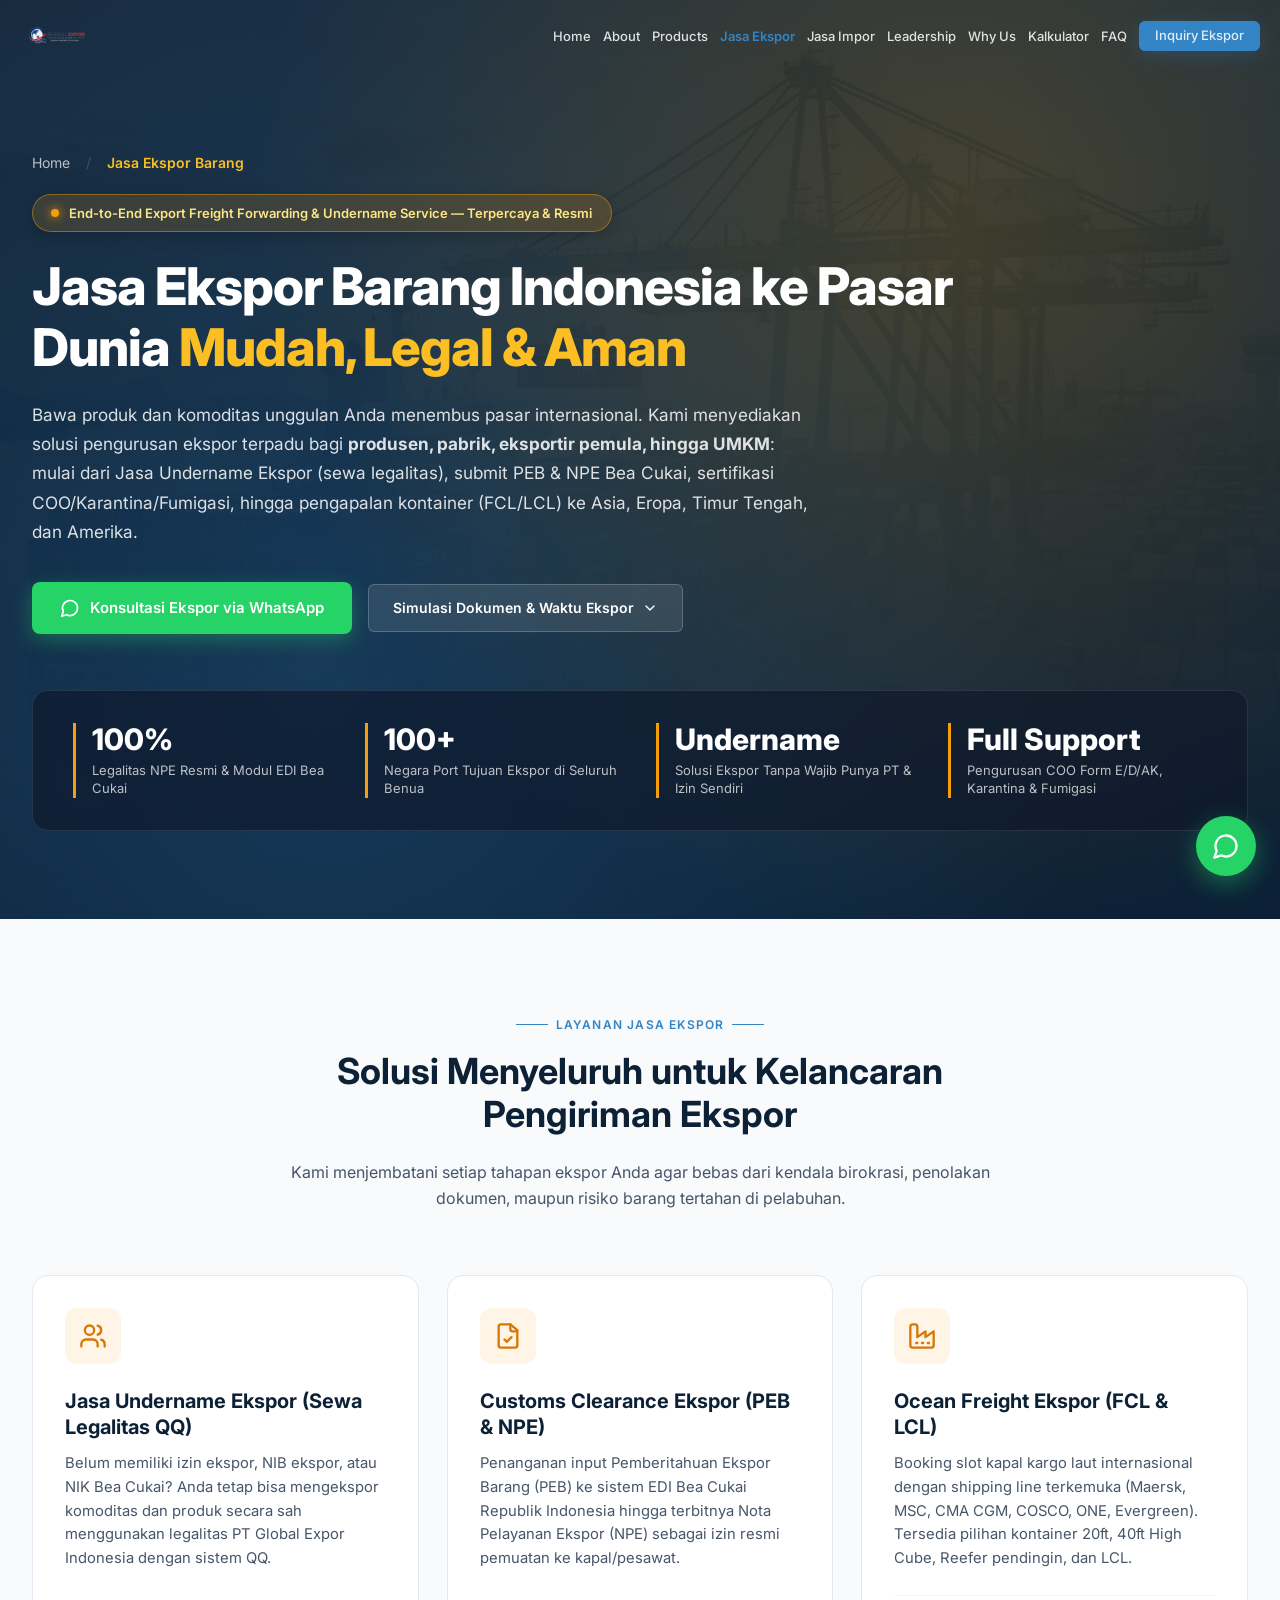
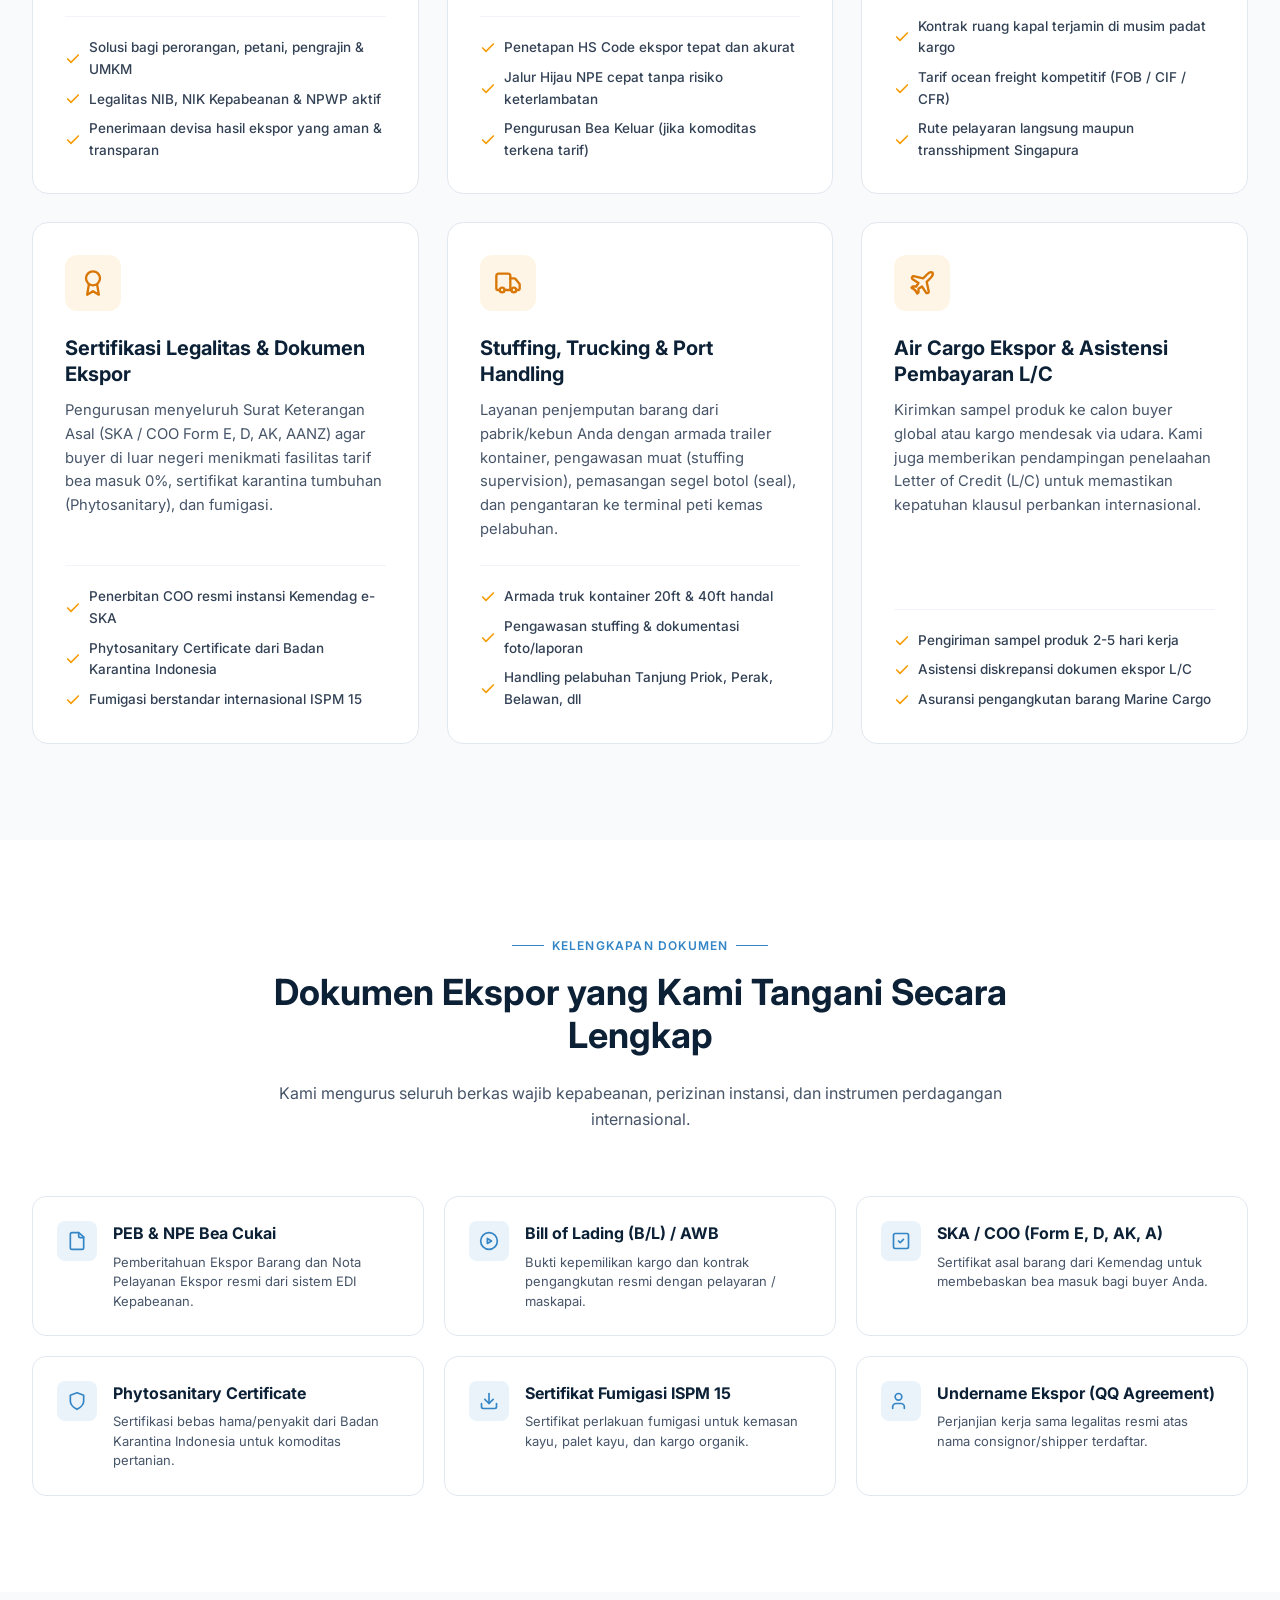
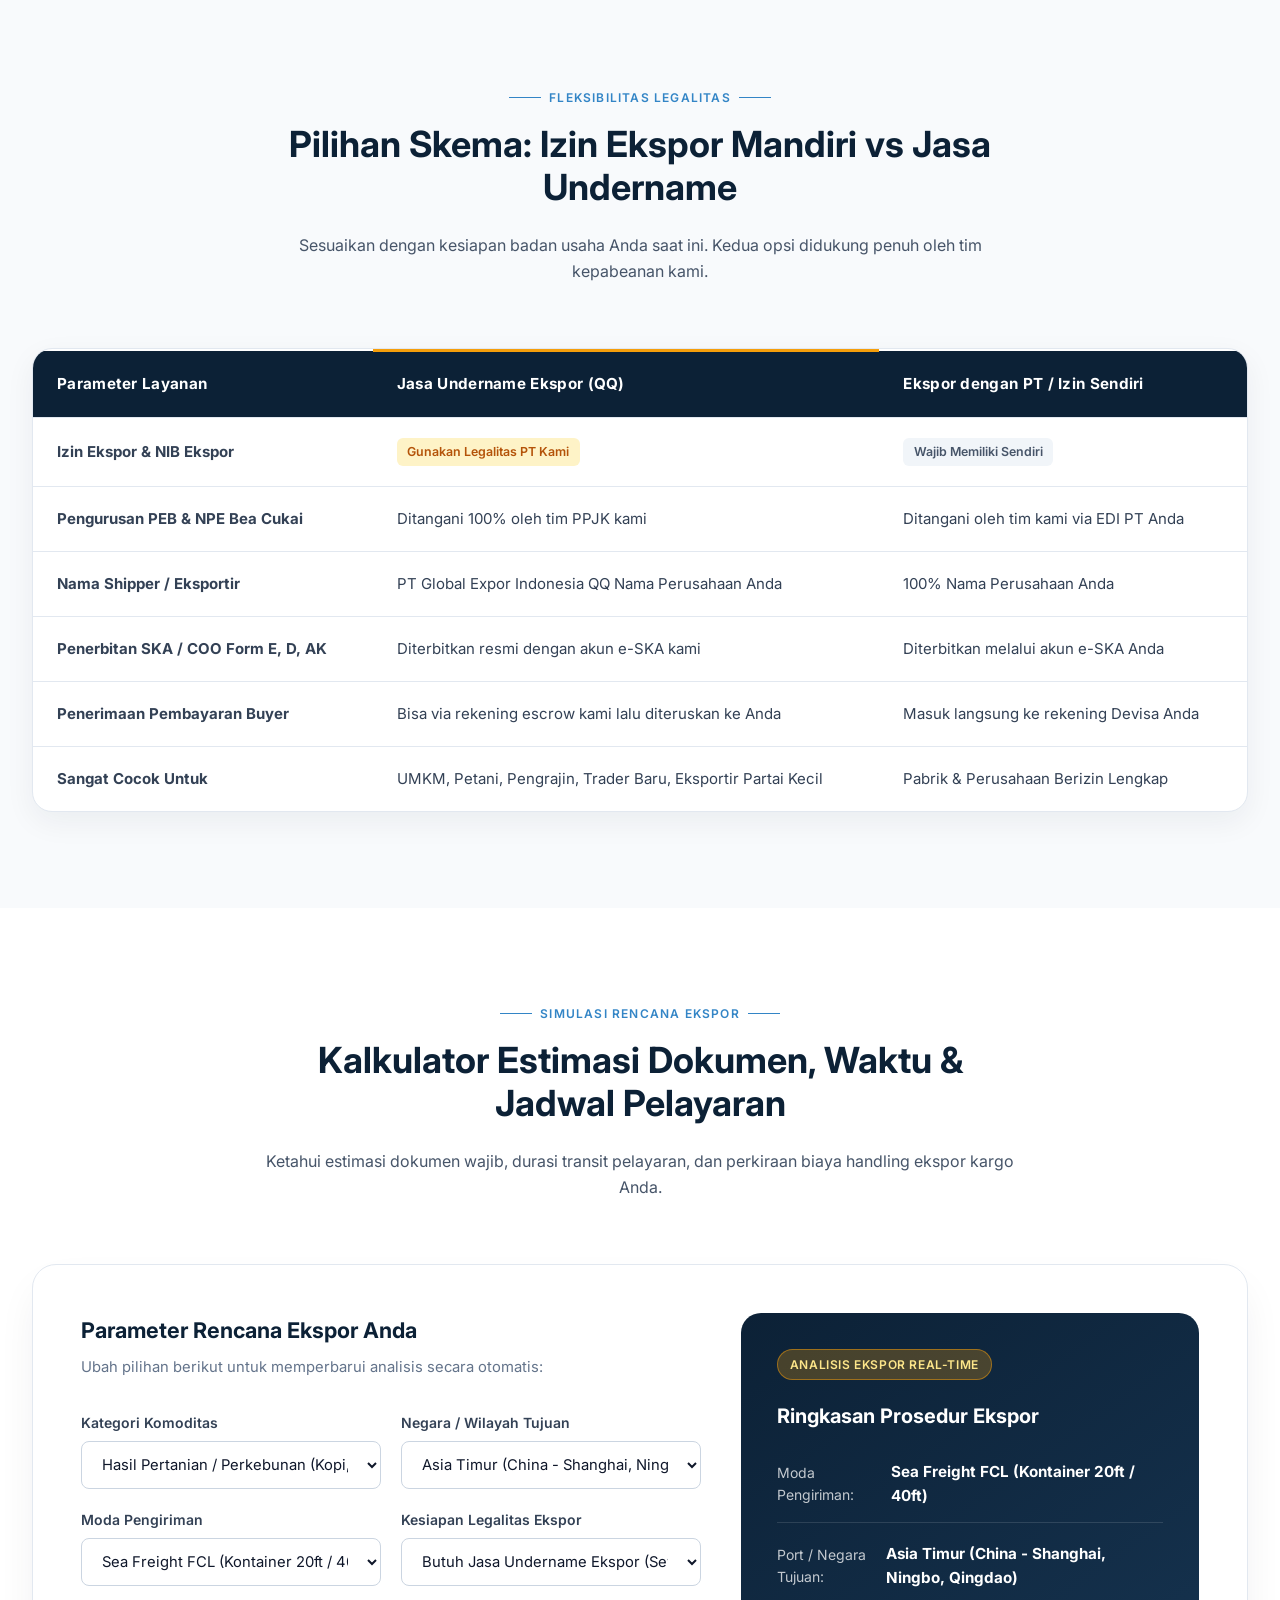
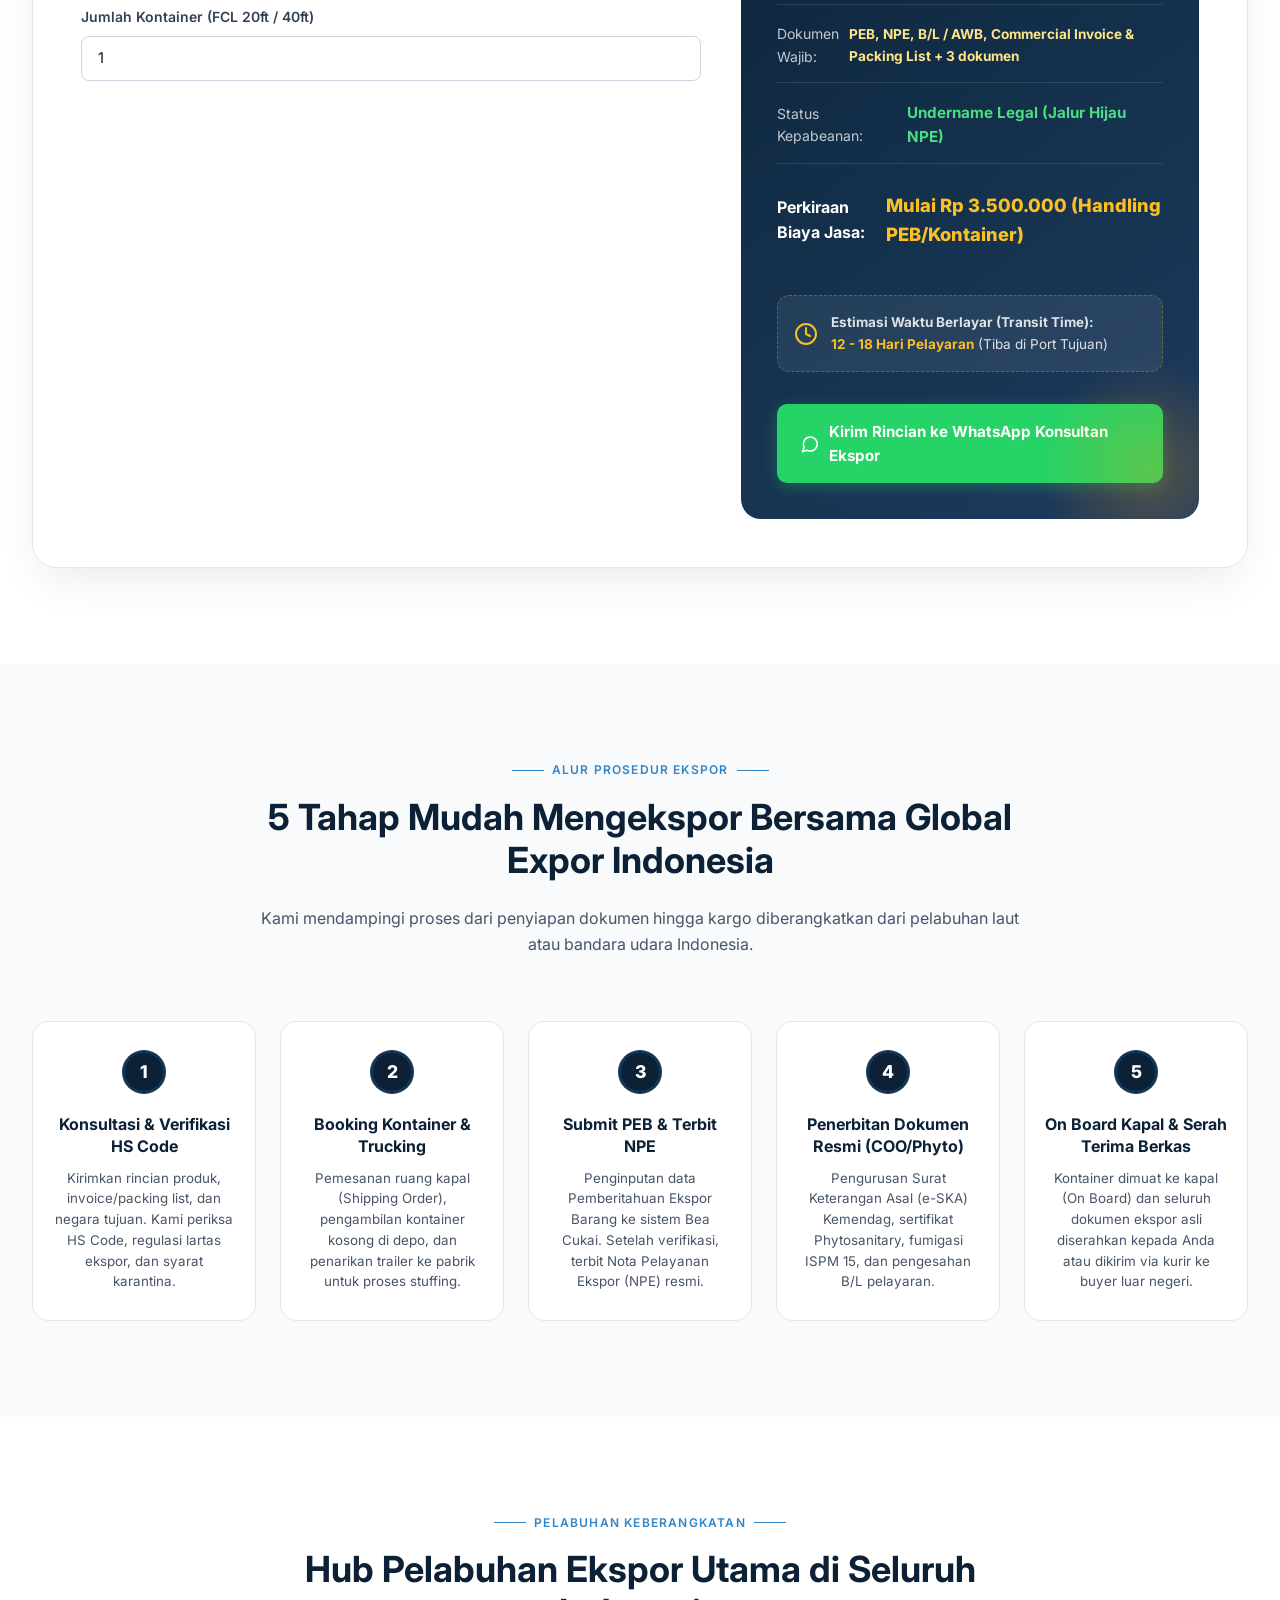
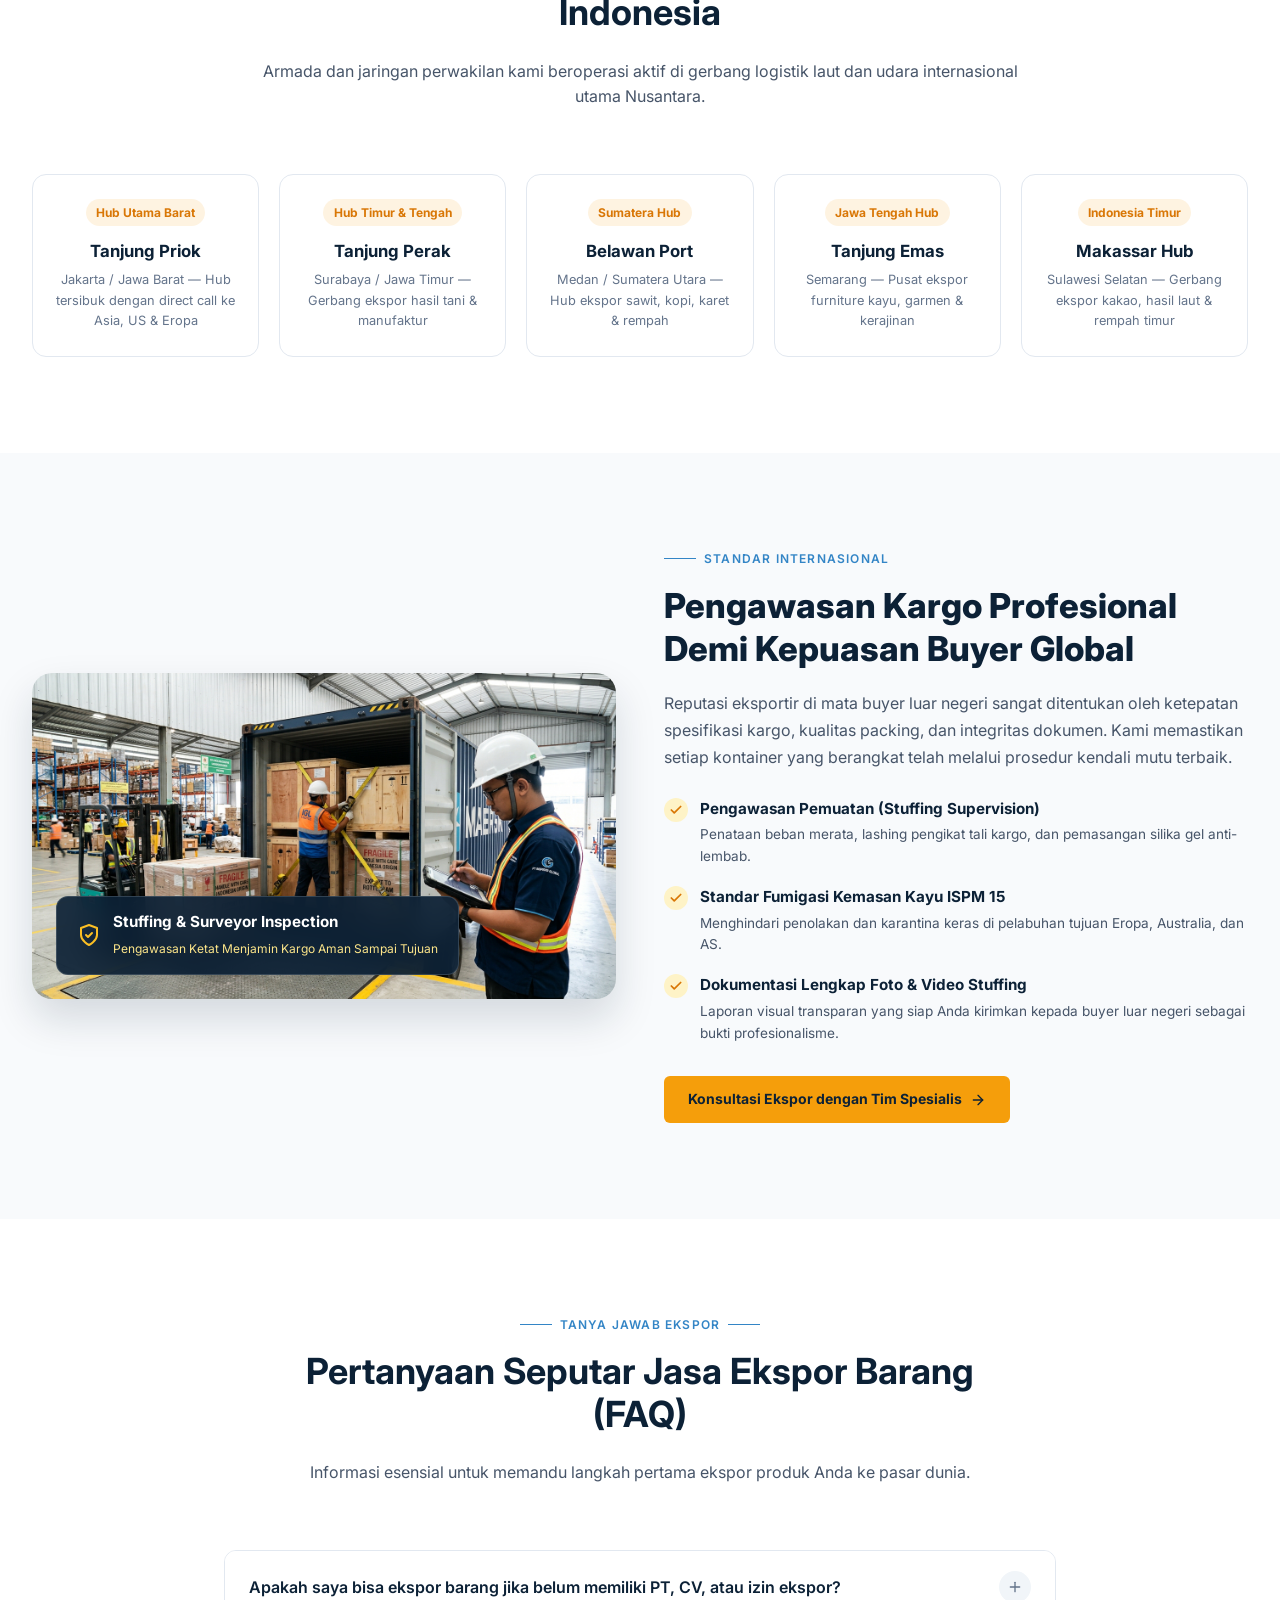
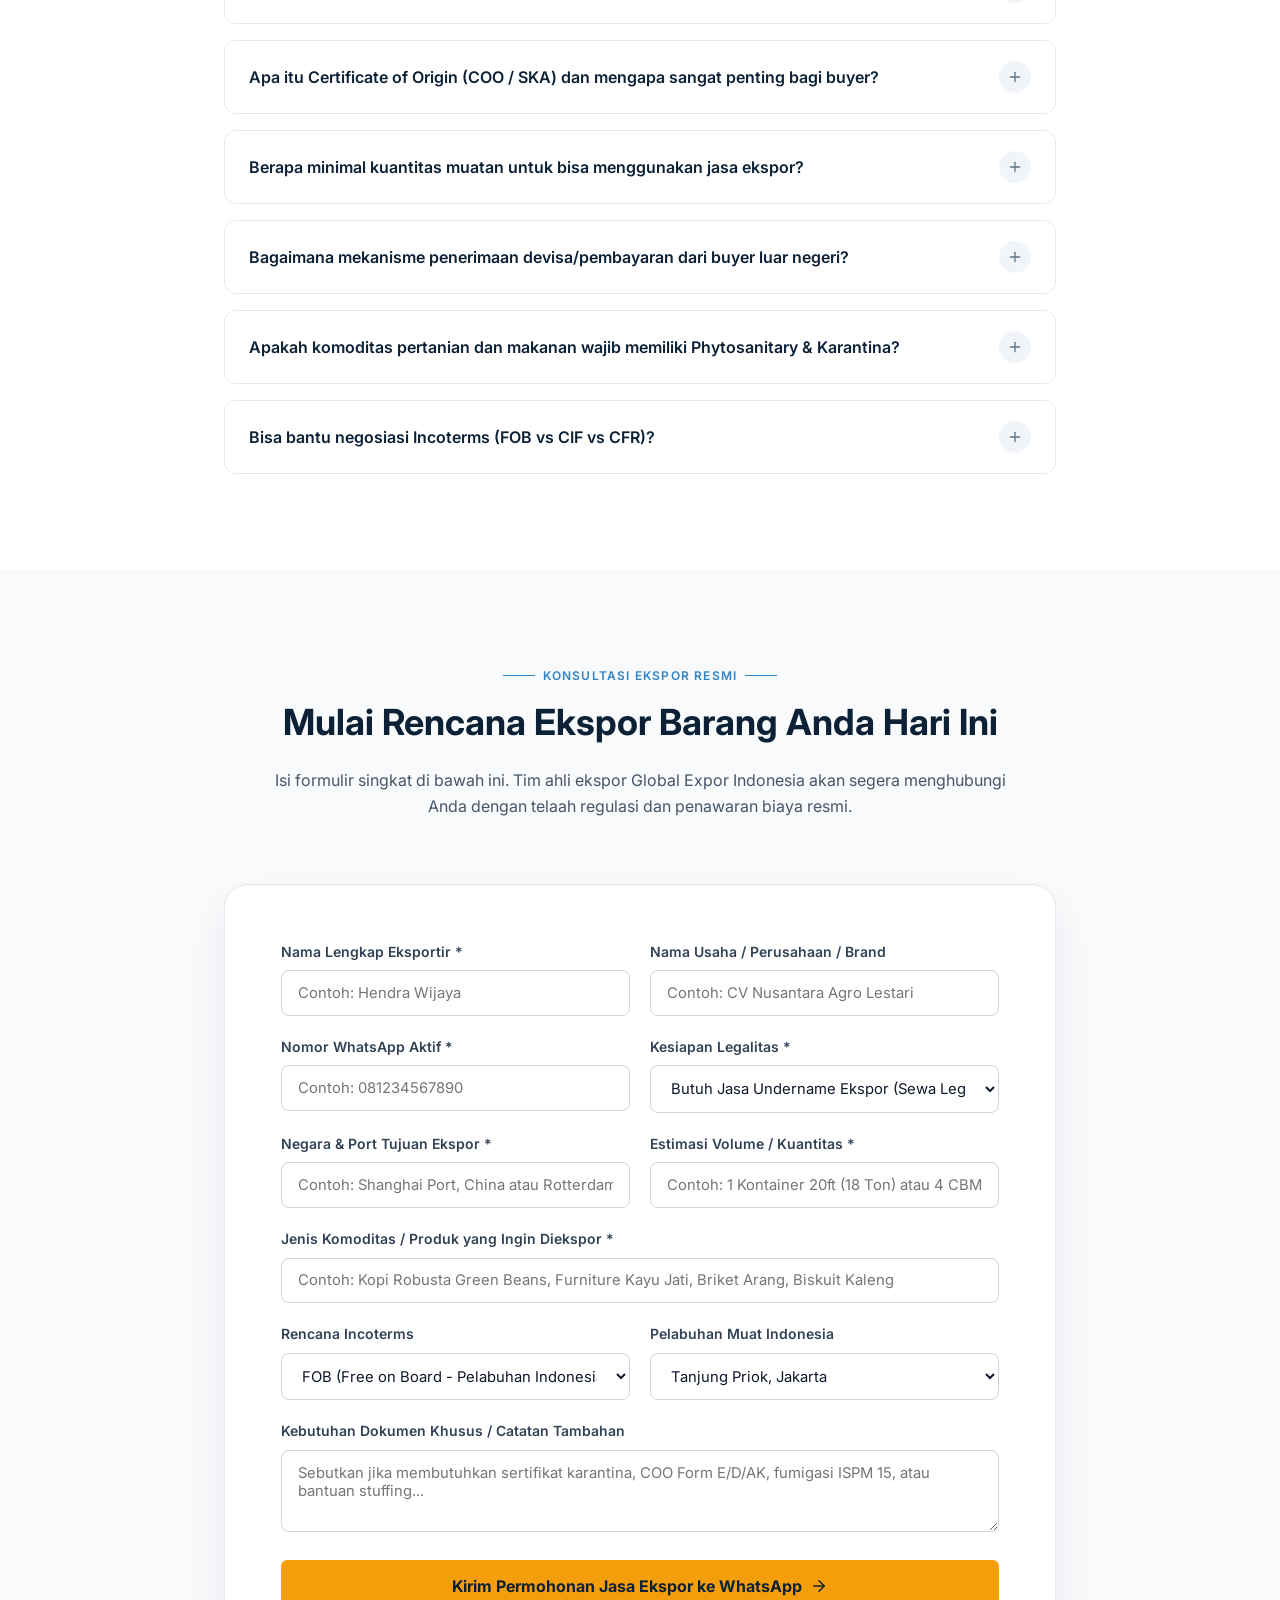
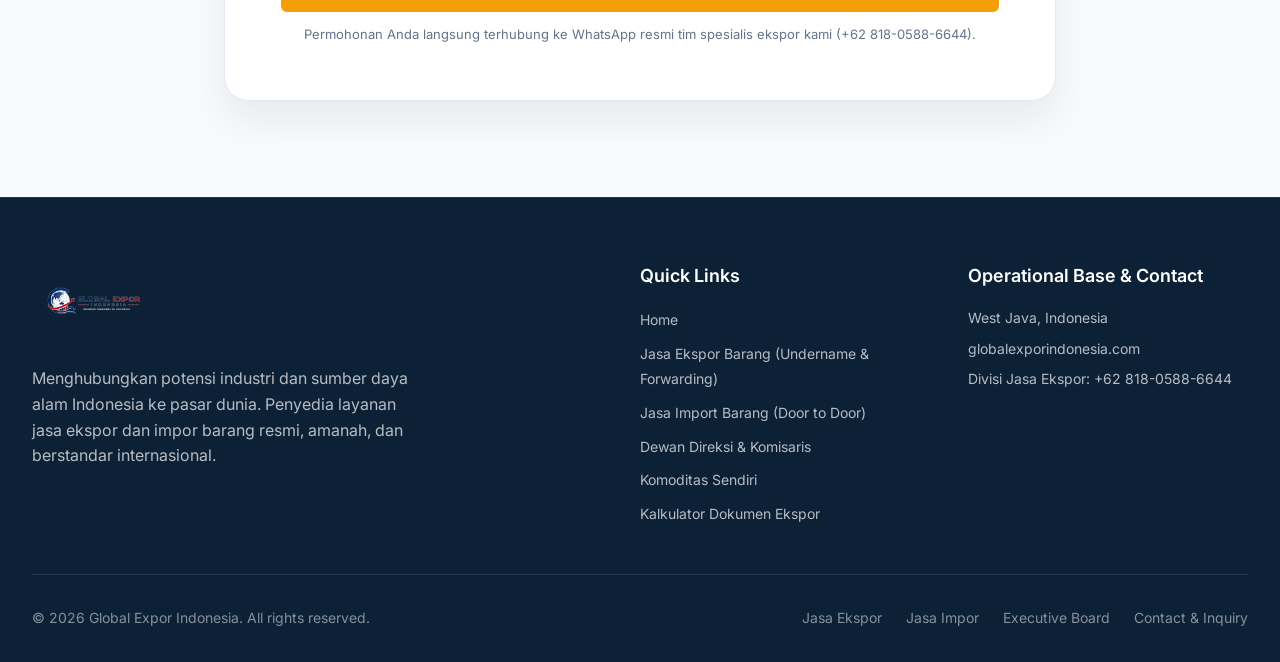
<file: jasa-ekspor.html>
<!DOCTYPE html>
<html lang="id">
<head>
    <meta charset="UTF-8">
    <meta http-equiv="refresh" content="0; url=export.html">
    <title>Jasa Ekspor Barang | Global Expor Indonesia</title>
    <script>
        window.location.href = "export.html";
    </script>
</head>
<body>
    <p>Mengalihkan ke halaman <a href="export.html">Jasa Ekspor Barang Resmi & Terpercaya</a>...</p>
</body>
</html>
</file>
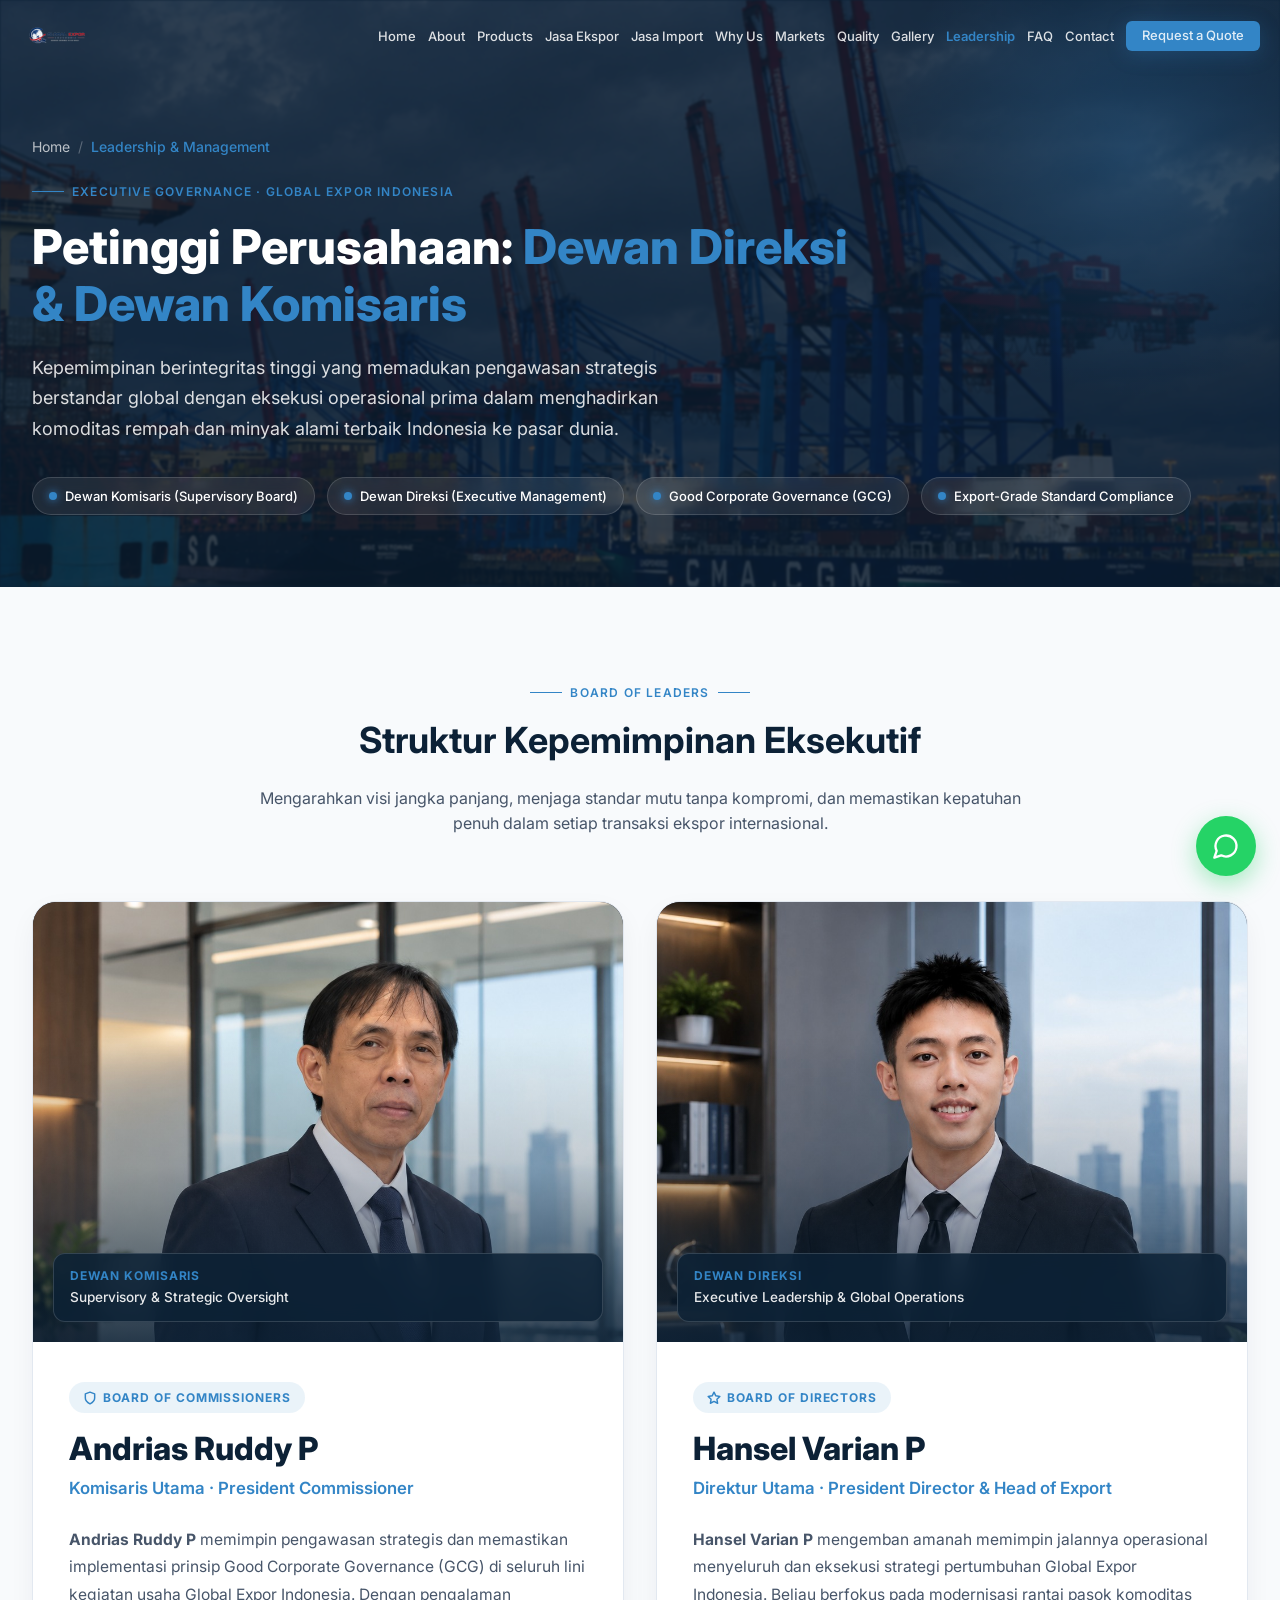
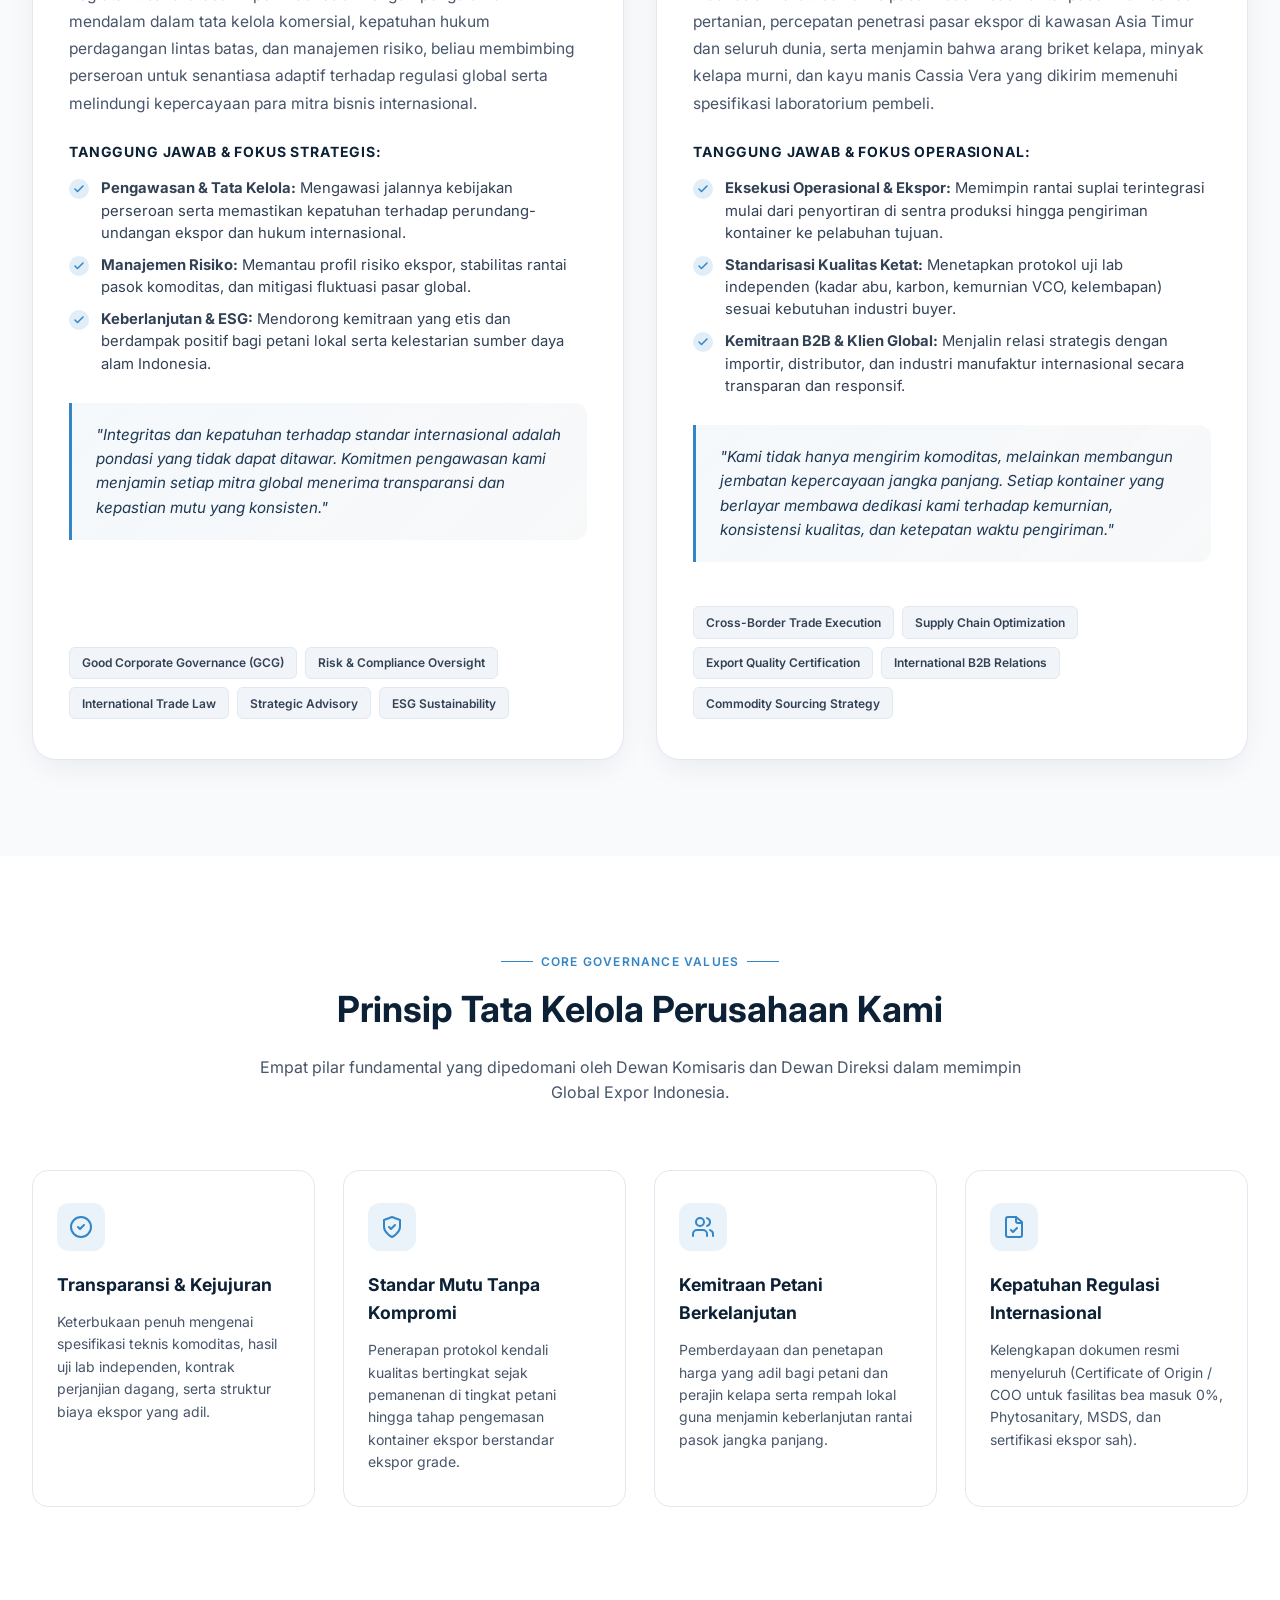
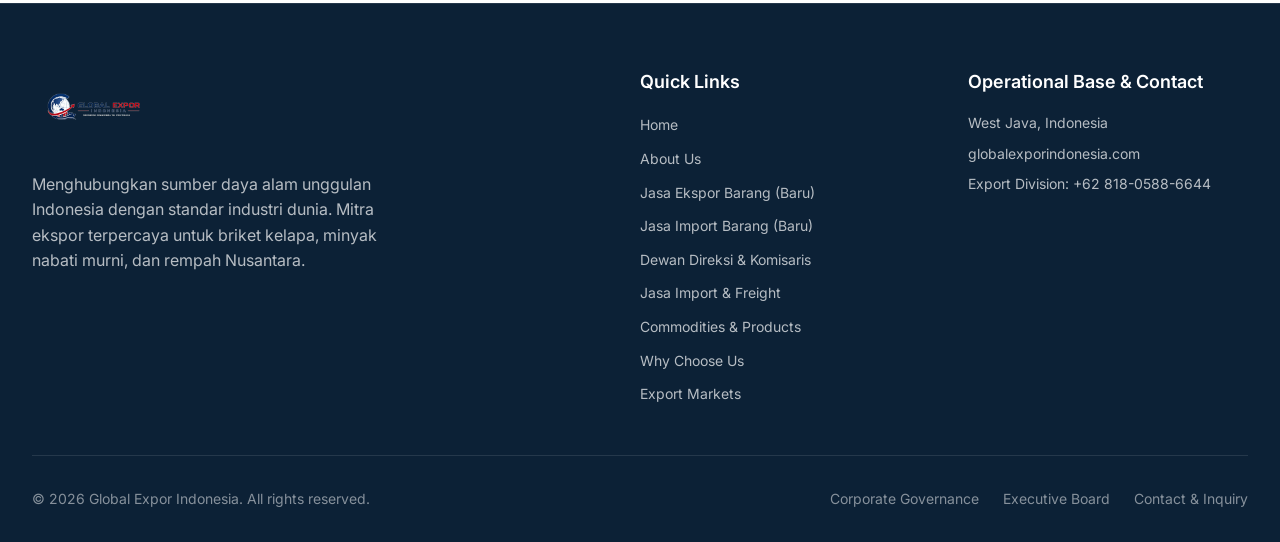
<file: leadership.html>
<!DOCTYPE html>
<html lang="en">
<head>
    <meta charset="UTF-8">
    <meta name="viewport" content="width=device-width, initial-scale=1.0">
    <title>Petinggi Perusahaan & Dewan Direksi | Global Expor Indonesia</title>
    <link rel="icon" type="image/png" href="/global_expor_favicon.png">
    <meta name="description" content="Profil Dewan Direksi dan Dewan Komisaris Global Expor Indonesia. Kepemimpinan strategis dan tata kelola ekspor komoditas unggulan Indonesia ke pasar global.">
    <!-- Google Fonts - Inter -->
    <link rel="preconnect" href="https://fonts.googleapis.com">
    <link rel="preconnect" href="https://fonts.gstatic.com" crossorigin>
    <link href="https://fonts.googleapis.com/css2?family=Inter:wght@400;500;600;700;800&display=swap" rel="stylesheet">

    <!-- External CSS -->
    <link rel="stylesheet" href="style.css">
</head>
<body>

    <!-- ========== NAVBAR ========== -->
    <nav id="navbar" class="navbar">
        <div class="container navbar-inner">
            <!-- Logo -->
            <a href="index.html" class="navbar-logo" aria-label="Global Expor Indonesia Home">
                <img src="assets/logo.png" alt="Global Expor Indonesia Logo" height="60">
            </a>

            <!-- Desktop Nav -->
            <div class="nav-links">
                <a href="index.html">Home</a>
                <a href="index.html#about">About</a>
                <a href="index.html#products">Products</a>
                <a href="export.html">Jasa Ekspor</a>
                <a href="import.html">Jasa Import</a>
                <a href="index.html#why-us">Why Us</a>
                <a href="index.html#markets">Markets</a>
                <a href="index.html#quality">Quality</a>
                <a href="index.html#gallery">Gallery</a>
                <a href="leadership.html" class="active">Leadership</a>
                <a href="index.html#faq">FAQ</a>
                <a href="index.html#contact">Contact</a>
                <a href="index.html#contact" class="btn-accent nav-cta">Request a Quote</a>
            </div>
            <!-- Mobile Menu Button -->
            <button class="mobile-menu-btn" id="mobileMenuBtn" aria-label="Toggle menu">
                <svg id="menuIconOpen" xmlns="http://www.w3.org/2000/svg" width="24" height="24" viewBox="0 0 24 24" fill="none" stroke="currentColor" stroke-width="2" stroke-linecap="round" stroke-linejoin="round"><line x1="4" x2="20" y1="12" y2="12"/><line x1="4" x2="20" y1="6" y2="6"/><line x1="4" x2="20" y1="18" y2="18"/></svg>
                <svg id="menuIconClose" xmlns="http://www.w3.org/2000/svg" width="24" height="24" viewBox="0 0 24 24" fill="none" stroke="currentColor" stroke-width="2" stroke-linecap="round" stroke-linejoin="round" style="display:none;"><path d="M18 6 6 18"/><path d="m6 6 12 12"/></svg>
            </button>
        </div>

        <!-- Mobile Nav -->
        <div class="mobile-nav" id="mobileNav">
            <a href="index.html">Home</a>
            <a href="index.html#about">About</a>
            <a href="index.html#products">Products</a>
            <a href="export.html">Jasa Ekspor</a>
            <a href="import.html">Jasa Import</a>
            <a href="index.html#why-us">Why Us</a>
            <a href="index.html#markets">Markets</a>
            <a href="index.html#quality">Quality</a>
            <a href="index.html#gallery">Gallery</a>
            <a href="leadership.html" class="active">Leadership</a>
            <a href="index.html#faq">FAQ</a>
            <a href="index.html#contact">Contact</a>
            <a href="index.html#contact" class="btn-accent mobile-cta">Request a Quote</a>
        </div>    </nav>

    <!-- ========== SUBPAGE HERO ========== -->
    <header class="subpage-hero">
        <div class="subpage-hero-bg" style="background-image: url('assets/background.png');"></div>
        <div class="subpage-hero-glow"></div>

        <div class="container subpage-hero-content">
            <nav class="breadcrumb-nav" aria-label="Breadcrumb">
                <a href="index.html">Home</a>
                <span class="breadcrumb-separator">/</span>
                <span class="breadcrumb-current">Leadership & Management</span>
            </nav>

            <div class="section-label">
                <div class="label-line"></div>
                <span>Executive Governance · Global Expor Indonesia</span>
            </div>

            <h1 class="fade-in-left">
                Petinggi Perusahaan: <span class="text-accent">Dewan Direksi & Dewan Komisaris</span>
            </h1>

            <p class="subpage-hero-lead fade-in-left">
                Kepemimpinan berintegritas tinggi yang memadukan pengawasan strategis berstandar global dengan eksekusi operasional prima dalam menghadirkan komoditas rempah dan minyak alami terbaik Indonesia ke pasar dunia.
            </p>

            <div class="hero-pill-group fade-in-up">
                <div class="hero-pill">
                    <span class="hero-pill-dot"></span>
                    <span>Dewan Komisaris (Supervisory Board)</span>
                </div>
                <div class="hero-pill">
                    <span class="hero-pill-dot"></span>
                    <span>Dewan Direksi (Executive Management)</span>
                </div>
                <div class="hero-pill">
                    <span class="hero-pill-dot"></span>
                    <span>Good Corporate Governance (GCG)</span>
                </div>
                <div class="hero-pill">
                    <span class="hero-pill-dot"></span>
                    <span>Export-Grade Standard Compliance</span>
                </div>
            </div>
        </div>
    </header>

    <!-- ========== MAIN CONTENT: EXECUTIVE PROFILES ========== -->
    <main class="section bg-slate-50">
        <div class="container">

            <!-- Section Header -->
            <div class="section-header fade-in-up">
                <div class="section-label centered">
                    <div class="label-line"></div>
                    <span>Board of Leaders</span>
                    <div class="label-line"></div>
                </div>
                <h2>Struktur Kepemimpinan Eksekutif</h2>
                <p class="text-slate">
                    Mengarahkan visi jangka panjang, menjaga standar mutu tanpa kompromi, dan memastikan kepatuhan penuh dalam setiap transaksi ekspor internasional.
                </p>
            </div>

            <!-- Executive Cards Container -->
            <div class="executive-card-container">

                <!-- 1. DEWAN KOMISARIS (BOARD OF COMMISSIONERS) -->
                <article class="executive-card fade-in-up" id="komisaris">
                    <div class="executive-card-grid">
                        <!-- Photo Column -->
                        <div class="executive-photo-wrapper">
                            <img src="assets/komisaris.jpeg" alt="Andrias Ruddy P - Komisaris Utama Global Expor Indonesia" class="executive-photo" loading="lazy">
                            <div class="executive-photo-overlay"></div>
                            <div class="executive-photo-badge">
                                <div class="badge-role">Dewan Komisaris</div>
                                <div class="badge-tagline">Supervisory & Strategic Oversight</div>
                            </div>
                        </div>

                        <!-- Content Column -->
                        <div class="executive-info-body">
                            <div class="executive-tag-pill">
                                <svg xmlns="http://www.w3.org/2000/svg" width="14" height="14" viewBox="0 0 24 24" fill="none" stroke="currentColor" stroke-width="2.5" stroke-linecap="round" stroke-linejoin="round"><path d="M12 22s8-4 8-10V5l-8-3-8 3v7c0 6 8 10 8 10z"/></svg>
                                <span>Board of Commissioners</span>
                            </div>

                            <h3 class="executive-name">Andrias Ruddy P</h3>
                            <div class="executive-title">Komisaris Utama · President Commissioner</div>

                            <p class="executive-bio">
                                <strong>Andrias Ruddy P</strong> memimpin pengawasan strategis dan memastikan implementasi prinsip Good Corporate Governance (GCG) di seluruh lini kegiatan usaha Global Expor Indonesia. Dengan pengalaman mendalam dalam tata kelola komersial, kepatuhan hukum perdagangan lintas batas, dan manajemen risiko, beliau membimbing perseroan untuk senantiasa adaptif terhadap regulasi global serta melindungi kepercayaan para mitra bisnis internasional.
                            </p>

                            <!-- Key Responsibilities -->
                            <div class="executive-responsibilities">
                                <h4>Tanggung Jawab & Fokus Strategis:</h4>
                                <div class="executive-resp-list">
                                    <div class="executive-resp-item">
                                        <div class="executive-resp-icon">
                                            <svg xmlns="http://www.w3.org/2000/svg" width="12" height="12" viewBox="0 0 24 24" fill="none" stroke="currentColor" stroke-width="3" stroke-linecap="round" stroke-linejoin="round"><polyline points="20 6 9 17 4 12"/></svg>
                                        </div>
                                        <span><strong>Pengawasan & Tata Kelola:</strong> Mengawasi jalannya kebijakan perseroan serta memastikan kepatuhan terhadap perundang-undangan ekspor dan hukum internasional.</span>
                                    </div>
                                    <div class="executive-resp-item">
                                        <div class="executive-resp-icon">
                                            <svg xmlns="http://www.w3.org/2000/svg" width="12" height="12" viewBox="0 0 24 24" fill="none" stroke="currentColor" stroke-width="3" stroke-linecap="round" stroke-linejoin="round"><polyline points="20 6 9 17 4 12"/></svg>
                                        </div>
                                        <span><strong>Manajemen Risiko:</strong> Memantau profil risiko ekspor, stabilitas rantai pasok komoditas, dan mitigasi fluktuasi pasar global.</span>
                                    </div>
                                    <div class="executive-resp-item">
                                        <div class="executive-resp-icon">
                                            <svg xmlns="http://www.w3.org/2000/svg" width="12" height="12" viewBox="0 0 24 24" fill="none" stroke="currentColor" stroke-width="3" stroke-linecap="round" stroke-linejoin="round"><polyline points="20 6 9 17 4 12"/></svg>
                                        </div>
                                        <span><strong>Keberlanjutan & ESG:</strong> Mendorong kemitraan yang etis dan berdampak positif bagi petani lokal serta kelestarian sumber daya alam Indonesia.</span>
                                    </div>
                                </div>
                            </div>

                            <!-- Executive Quote -->
                            <blockquote class="executive-quote">
                                <p>"Integritas dan kepatuhan terhadap standar internasional adalah pondasi yang tidak dapat ditawar. Komitmen pengawasan kami menjamin setiap mitra global menerima transparansi dan kepastian mutu yang konsisten."</p>
                            </blockquote>

                            <!-- Competencies -->
                            <div class="executive-skills-tags">
                                <span class="skill-tag">Good Corporate Governance (GCG)</span>
                                <span class="skill-tag">Risk & Compliance Oversight</span>
                                <span class="skill-tag">International Trade Law</span>
                                <span class="skill-tag">Strategic Advisory</span>
                                <span class="skill-tag">ESG Sustainability</span>
                            </div>
                        </div>
                    </div>
                </article>

                <!-- 2. DEWAN DIREKSI (BOARD OF DIRECTORS) -->
                <article class="executive-card fade-in-up" id="direktur">
                    <div class="executive-card-grid">
                        <!-- Photo Column -->
                        <div class="executive-photo-wrapper">
                            <img src="assets/direktur.jpeg" alt="Hansel Varian P - Direktur Utama Global Expor Indonesia" class="executive-photo" loading="lazy">
                            <div class="executive-photo-overlay"></div>
                            <div class="executive-photo-badge">
                                <div class="badge-role">Dewan Direksi</div>
                                <div class="badge-tagline">Executive Leadership & Global Operations</div>
                            </div>
                        </div>

                        <!-- Content Column -->
                        <div class="executive-info-body">
                            <div class="executive-tag-pill">
                                <svg xmlns="http://www.w3.org/2000/svg" width="14" height="14" viewBox="0 0 24 24" fill="none" stroke="currentColor" stroke-width="2.5" stroke-linecap="round" stroke-linejoin="round"><polygon points="12 2 15.09 8.26 22 9.27 17 14.14 18.18 21.02 12 17.77 5.82 21.02 7 14.14 2 9.27 8.91 8.26 12 2"/></svg>
                                <span>Board of Directors</span>
                            </div>

                            <h3 class="executive-name">Hansel Varian P</h3>
                            <div class="executive-title">Direktur Utama · President Director & Head of Export</div>

                            <p class="executive-bio">
                                <strong>Hansel Varian P</strong> mengemban amanah memimpin jalannya operasional menyeluruh dan eksekusi strategi pertumbuhan Global Expor Indonesia. Beliau berfokus pada modernisasi rantai pasok komoditas pertanian, percepatan penetrasi pasar ekspor di kawasan Asia Timur dan seluruh dunia, serta menjamin bahwa arang briket kelapa, minyak kelapa murni, dan kayu manis Cassia Vera yang dikirim memenuhi spesifikasi laboratorium pembeli.
                            </p>

                            <!-- Key Responsibilities -->
                            <div class="executive-responsibilities">
                                <h4>Tanggung Jawab & Fokus Operasional:</h4>
                                <div class="executive-resp-list">
                                    <div class="executive-resp-item">
                                        <div class="executive-resp-icon">
                                            <svg xmlns="http://www.w3.org/2000/svg" width="12" height="12" viewBox="0 0 24 24" fill="none" stroke="currentColor" stroke-width="3" stroke-linecap="round" stroke-linejoin="round"><polyline points="20 6 9 17 4 12"/></svg>
                                        </div>
                                        <span><strong>Eksekusi Operasional & Ekspor:</strong> Memimpin rantai suplai terintegrasi mulai dari penyortiran di sentra produksi hingga pengiriman kontainer ke pelabuhan tujuan.</span>
                                    </div>
                                    <div class="executive-resp-item">
                                        <div class="executive-resp-icon">
                                            <svg xmlns="http://www.w3.org/2000/svg" width="12" height="12" viewBox="0 0 24 24" fill="none" stroke="currentColor" stroke-width="3" stroke-linecap="round" stroke-linejoin="round"><polyline points="20 6 9 17 4 12"/></svg>
                                        </div>
                                        <span><strong>Standarisasi Kualitas Ketat:</strong> Menetapkan protokol uji lab independen (kadar abu, karbon, kemurnian VCO, kelembapan) sesuai kebutuhan industri buyer.</span>
                                    </div>
                                    <div class="executive-resp-item">
                                        <div class="executive-resp-icon">
                                            <svg xmlns="http://www.w3.org/2000/svg" width="12" height="12" viewBox="0 0 24 24" fill="none" stroke="currentColor" stroke-width="3" stroke-linecap="round" stroke-linejoin="round"><polyline points="20 6 9 17 4 12"/></svg>
                                        </div>
                                        <span><strong>Kemitraan B2B & Klien Global:</strong> Menjalin relasi strategis dengan importir, distributor, dan industri manufaktur internasional secara transparan dan responsif.</span>
                                    </div>
                                </div>
                            </div>

                            <!-- Executive Quote -->
                            <blockquote class="executive-quote">
                                <p>"Kami tidak hanya mengirim komoditas, melainkan membangun jembatan kepercayaan jangka panjang. Setiap kontainer yang berlayar membawa dedikasi kami terhadap kemurnian, konsistensi kualitas, dan ketepatan waktu pengiriman."</p>
                            </blockquote>

                            <!-- Competencies -->
                            <div class="executive-skills-tags">
                                <span class="skill-tag">Cross-Border Trade Execution</span>
                                <span class="skill-tag">Supply Chain Optimization</span>
                                <span class="skill-tag">Export Quality Certification</span>
                                <span class="skill-tag">International B2B Relations</span>
                                <span class="skill-tag">Commodity Sourcing Strategy</span>
                            </div>
                        </div>
                    </div>
                </article>

            </div>

        </div>
    </main>

    <!-- ========== SECTION: CORPORATE GOVERNANCE PILLARS ========== -->
    <section class="section bg-white">
        <div class="container">
            <div class="section-header fade-in-up">
                <div class="section-label centered">
                    <div class="label-line"></div>
                    <span>Core Governance Values</span>
                    <div class="label-line"></div>
                </div>
                <h2>Prinsip Tata Kelola Perusahaan Kami</h2>
                <p class="text-slate">
                    Empat pilar fundamental yang dipedomani oleh Dewan Komisaris dan Dewan Direksi dalam memimpin Global Expor Indonesia.
                </p>
            </div>

            <div class="governance-grid">
                <!-- Pillar 1 -->
                <div class="governance-card fade-in-up">
                    <div class="governance-icon">
                        <svg xmlns="http://www.w3.org/2000/svg" width="24" height="24" viewBox="0 0 24 24" fill="none" stroke="currentColor" stroke-width="2" stroke-linecap="round" stroke-linejoin="round"><circle cx="12" cy="12" r="10"/><path d="m9 12 2 2 4-4"/></svg>
                    </div>
                    <h3>Transparansi & Kejujuran</h3>
                    <p>Keterbukaan penuh mengenai spesifikasi teknis komoditas, hasil uji lab independen, kontrak perjanjian dagang, serta struktur biaya ekspor yang adil.</p>
                </div>

                <!-- Pillar 2 -->
                <div class="governance-card fade-in-up" style="transition-delay: 0.1s;">
                    <div class="governance-icon">
                        <svg xmlns="http://www.w3.org/2000/svg" width="24" height="24" viewBox="0 0 24 24" fill="none" stroke="currentColor" stroke-width="2" stroke-linecap="round" stroke-linejoin="round"><path d="M12 22s8-4 8-10V5l-8-3-8 3v7c0 6 8 10 8 10z"/><path d="m9 12 2 2 4-4"/></svg>
                    </div>
                    <h3>Standar Mutu Tanpa Kompromi</h3>
                    <p>Penerapan protokol kendali kualitas bertingkat sejak pemanenan di tingkat petani hingga tahap pengemasan kontainer ekspor berstandar ekspor grade.</p>
                </div>

                <!-- Pillar 3 -->
                <div class="governance-card fade-in-up" style="transition-delay: 0.2s;">
                    <div class="governance-icon">
                        <svg xmlns="http://www.w3.org/2000/svg" width="24" height="24" viewBox="0 0 24 24" fill="none" stroke="currentColor" stroke-width="2" stroke-linecap="round" stroke-linejoin="round"><path d="M16 21v-2a4 4 0 0 0-4-4H6a4 4 0 0 0-4 4v2"/><circle cx="9" cy="7" r="4"/><path d="M22 21v-2a4 4 0 0 0-3-3.87"/><path d="M16 3.13a4 4 0 0 1 0 7.75"/></svg>
                    </div>
                    <h3>Kemitraan Petani Berkelanjutan</h3>
                    <p>Pemberdayaan dan penetapan harga yang adil bagi petani dan perajin kelapa serta rempah lokal guna menjamin keberlanjutan rantai pasok jangka panjang.</p>
                </div>

                <!-- Pillar 4 -->
                <div class="governance-card fade-in-up" style="transition-delay: 0.3s;">
                    <div class="governance-icon">
                        <svg xmlns="http://www.w3.org/2000/svg" width="24" height="24" viewBox="0 0 24 24" fill="none" stroke="currentColor" stroke-width="2" stroke-linecap="round" stroke-linejoin="round"><path d="M14 2H6a2 2 0 0 0-2 2v16a2 2 0 0 0 2 2h12a2 2 0 0 0 2-2V7Z"/><path d="M14 2v4a2 2 0 0 0 2 2h4"/><path d="m9 15 2 2 4-4"/></svg>
                    </div>
                    <h3>Kepatuhan Regulasi Internasional</h3>
                    <p>Kelengkapan dokumen resmi menyeluruh (Certificate of Origin / COO untuk fasilitas bea masuk 0%, Phytosanitary, MSDS, dan sertifikasi ekspor sah).</p>
                </div>
            </div>
        </div>
    </section>



    <!-- ========== FOOTER ========== -->
    <footer class="footer">
        <div class="container">
            <div class="footer-grid">
                <div class="footer-brand">
                    <div class="footer-logo">
                        <img src="assets/logo.png" alt="Global Expor Indonesia Logo" height="80">
                    </div>
                    <p>Menghubungkan sumber daya alam unggulan Indonesia dengan standar industri dunia. Mitra ekspor terpercaya untuk briket kelapa, minyak nabati murni, dan rempah Nusantara.</p>
                </div>
                <div class="footer-links">
                    <h4>Quick Links</h4>
                    <ul>
                        <li><a href="index.html">Home</a></li>
                        <li><a href="index.html#about">About Us</a></li>
                        <li><a href="export.html">Jasa Ekspor Barang (Baru)</a></li>
                        <li><a href="import.html">Jasa Import Barang (Baru)</a></li>
                        <li><a href="leadership.html">Dewan Direksi & Komisaris</a></li>
                        <li><a href="import.html">Jasa Import & Freight</a></li>
                        <li><a href="index.html#products">Commodities & Products</a></li>
                        <li><a href="index.html#why-us">Why Choose Us</a></li>
                        <li><a href="index.html#markets">Export Markets</a></li>
                    </ul>
                </div>
                <div class="footer-contact">
                    <h4>Operational Base & Contact</h4>
                    <ul>
                        <li>West Java, Indonesia</li>
                        <li>globalexporindonesia.com</li>
                        <li>Export Division: +62 818-0588-6644</li>
                    </ul>
                </div>
            </div>
            <div class="footer-bottom">
                <p>&copy; 2026 Global Expor Indonesia. All rights reserved.</p>
                <div class="footer-legal">
                    <a href="index.html#about">Corporate Governance</a>
                    <a href="leadership.html">Executive Board</a>
                    <a href="index.html#contact">Contact & Inquiry</a>
                </div>
            </div>
        </div>
    </footer>

    <!-- ========== FLOATING WHATSAPP ========== -->
    <a href="https://wa.me/6281805886644?text=Halo%20Global%20Expor%20Indonesia" target="_blank" rel="noopener noreferrer" class="floating-whatsapp" id="floatingWA" aria-label="Chat on WhatsApp">
        <svg xmlns="http://www.w3.org/2000/svg" width="28" height="28" viewBox="0 0 24 24" fill="none" stroke="currentColor" stroke-width="2" stroke-linecap="round" stroke-linejoin="round"><path d="M7.9 20A9 9 0 1 0 4 16.1L2 22Z"/></svg>
    </a>

    <!-- Link to JavaScript -->
    <script src="script.js"></script>
</body>
</html>
</file>
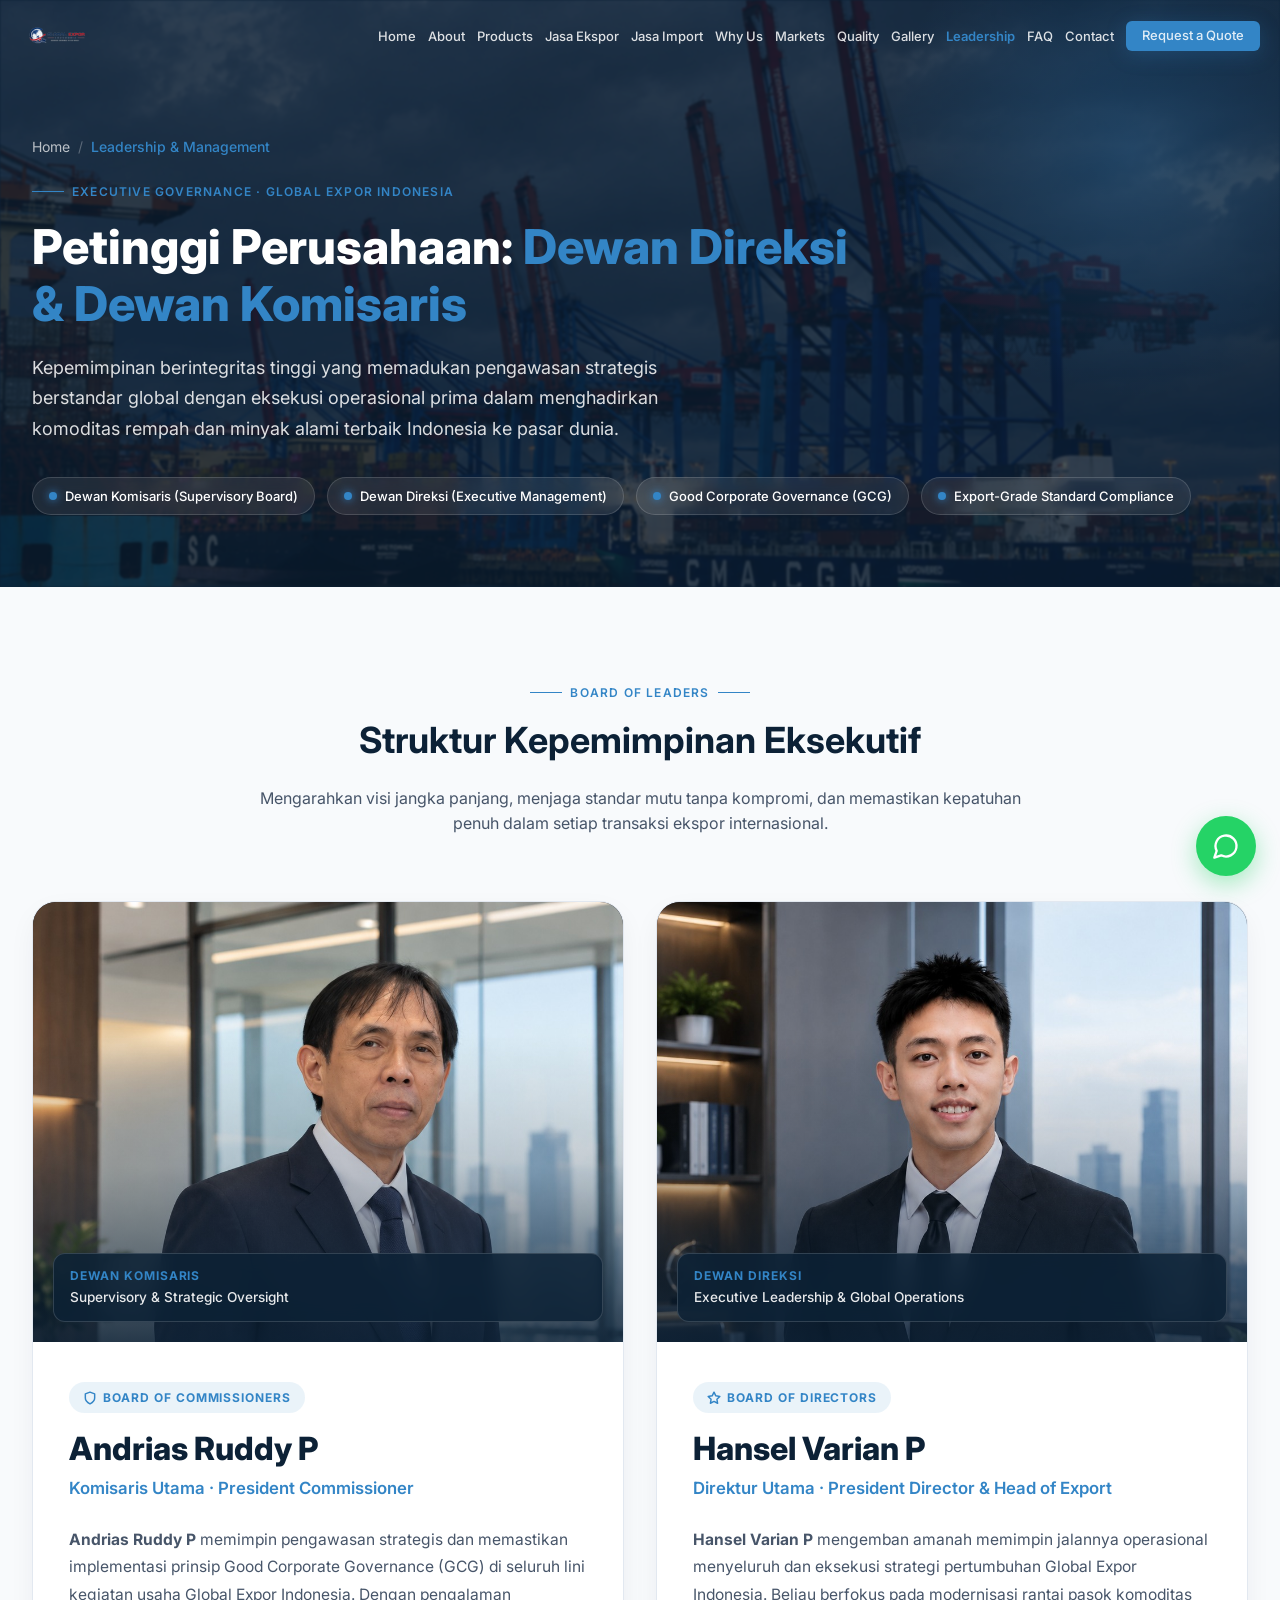
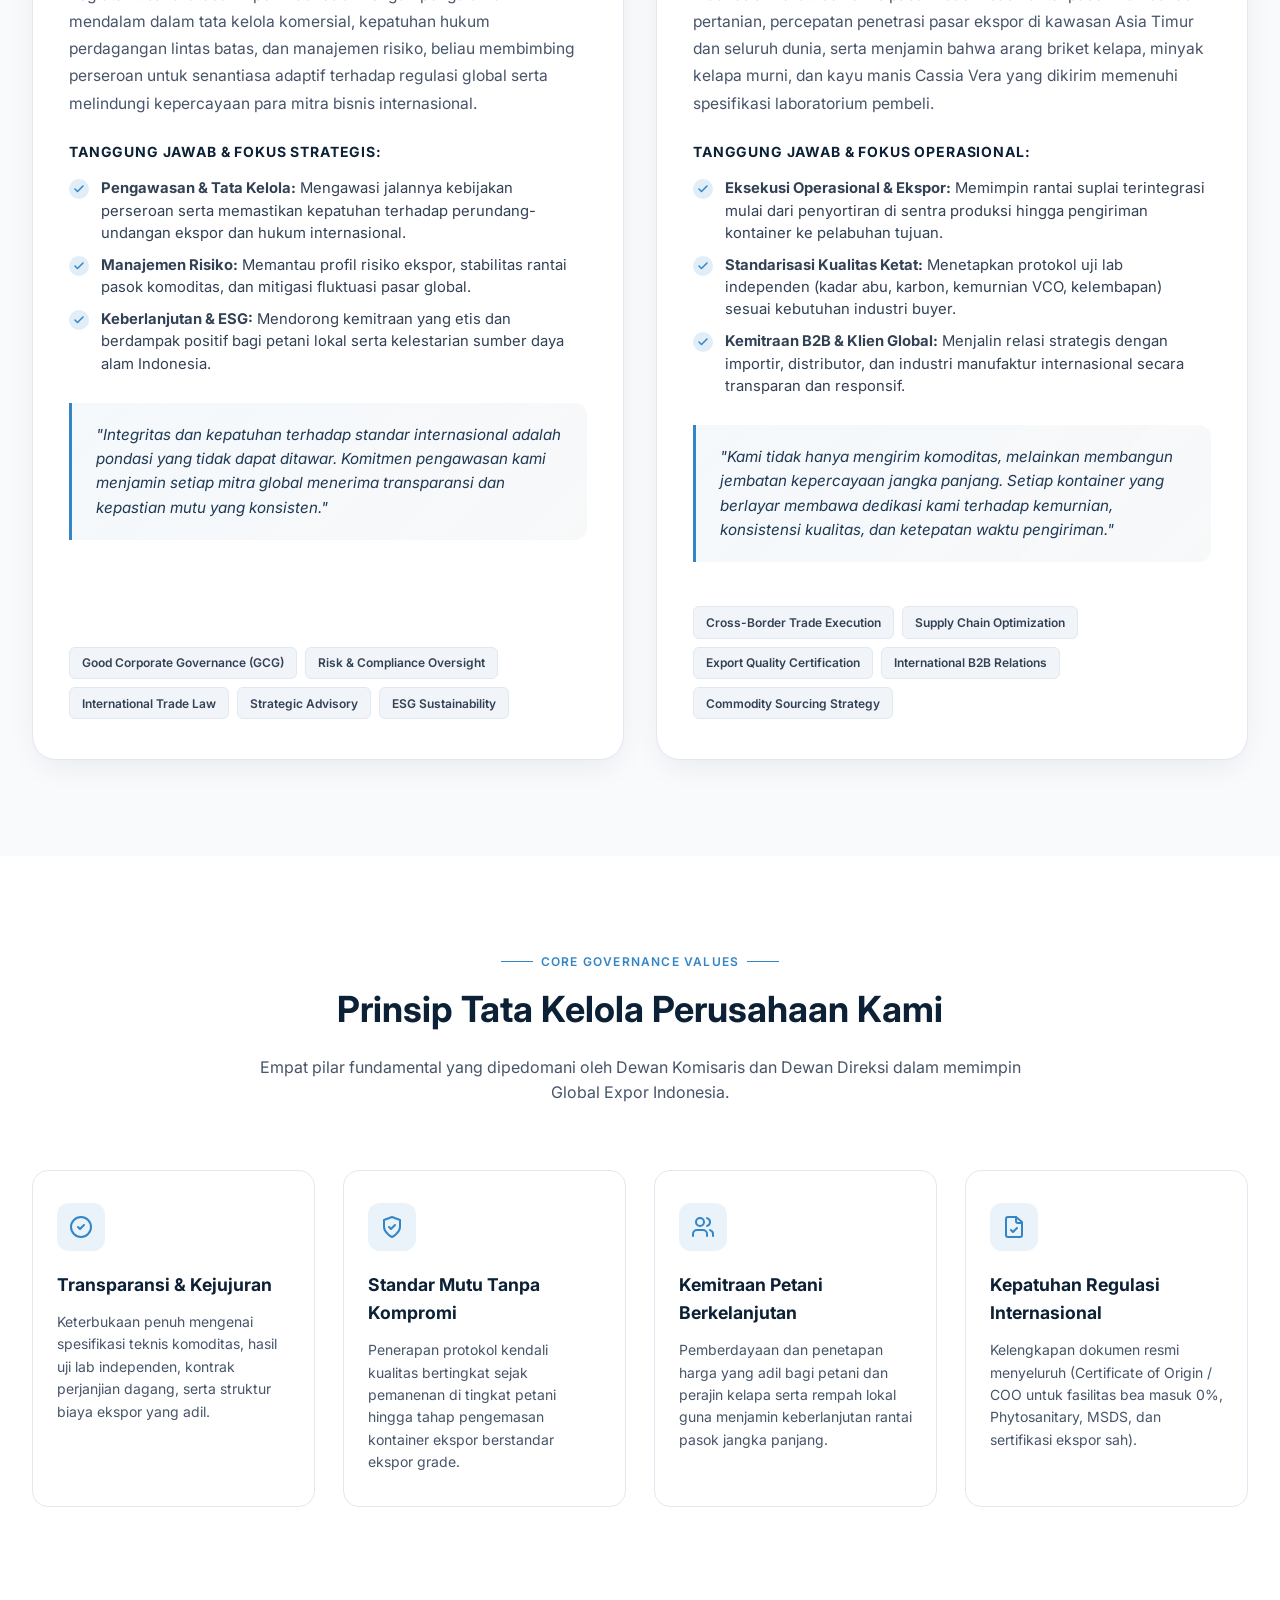
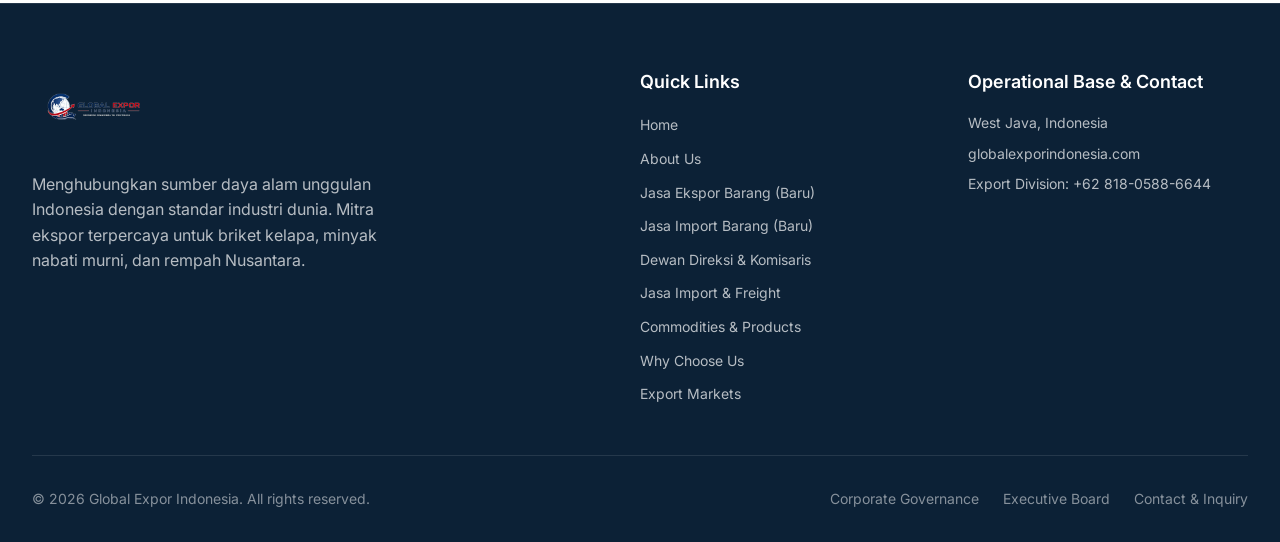
<file: petinggi.html>
<!DOCTYPE html>
<html lang="id">
<head>
    <meta charset="UTF-8">

    <meta http-equiv="refresh" content="0; url=leadership.html">
    <title>Petinggi Perusahaan | Global Expor Indonesia</title>
    <link rel="icon" type="image/png" href="/global_expor_favicon.png">
    <script>
        window.location.href = "leadership.html";
    </script>
</head>
<body>
    <p>Mengalihkan ke halaman <a href="leadership.html">Petinggi Perusahaan & Dewan Direksi</a>...</p>
</body>
</html>
</file>
<file: import-style.css>
/* ==========================================================================
   GLOBAL EXPOR INDONESIA - JASA IMPORT BARANG (IMPORT SERVICES) STYLESHEET
   Sleek Corporate Logistics & Freight Forwarding Design System
   ========================================================================== */

/* ===== HERO ENHANCEMENTS ===== */
.import-hero {
    position: relative;
    padding: 9.5rem 0 5.5rem;
    background-color: var(--primary);
    overflow: hidden;
    color: var(--white);
}

.import-hero-bg {
    position: absolute;
    inset: 0;
    background-size: cover;
    background-position: center;
    background-repeat: no-repeat;
    opacity: 0.28;
    transform: scale(1.02);
    filter: saturate(1.15) contrast(1.1);
    transition: transform 12s ease-out;
}

.import-hero:hover .import-hero-bg {
    transform: scale(1.05);
}

.import-hero-gradient {
    position: absolute;
    inset: 0;
    background: radial-gradient(circle at 80% 20%, rgba(51, 133, 198, 0.35) 0%, transparent 60%),
                linear-gradient(180deg, rgba(12, 33, 54, 0.82) 0%, rgba(12, 33, 54, 0.96) 85%, var(--primary) 100%);
}

.import-hero-content {
    position: relative;
    z-index: 2;
}

.import-badge-pill {
    display: inline-flex;
    align-items: center;
    gap: 0.625rem;
    background: rgba(51, 133, 198, 0.18);
    border: 1px solid rgba(51, 133, 198, 0.45);
    backdrop-filter: blur(8px);
    padding: 0.45rem 1.15rem;
    border-radius: 9999px;
    font-size: 0.8125rem;
    font-weight: 600;
    color: #93c5fd;
    margin-bottom: 1.5rem;
    box-shadow: 0 4px 15px rgba(0, 0, 0, 0.2);
}

.pulse-dot-green {
    width: 8px;
    height: 8px;
    background-color: #22c55e;
    border-radius: 50%;
    position: relative;
    box-shadow: 0 0 10px #22c55e;
    animation: pulseDot 2s infinite;
}

@keyframes pulseDot {
    0% { transform: scale(0.95); box-shadow: 0 0 0 0 rgba(34, 197, 94, 0.7); }
    70% { transform: scale(1.2); box-shadow: 0 0 0 8px rgba(34, 197, 94, 0); }
    100% { transform: scale(0.95); box-shadow: 0 0 0 0 rgba(34, 197, 94, 0); }
}

.import-hero-title {
    font-size: 2.35rem;
    font-weight: 800;
    line-height: 1.18;
    margin-bottom: 1.35rem;
    max-width: 900px;
    letter-spacing: -0.02em;
}

@media (min-width: 768px) {
    .import-hero-title {
        font-size: 3.25rem;
    }
}

.import-hero-subtitle {
    font-size: 1.075rem;
    color: rgba(255, 255, 255, 0.85);
    max-width: 760px;
    line-height: 1.7;
    margin-bottom: 2.25rem;
}

.import-hero-actions {
    display: flex;
    flex-wrap: wrap;
    align-items: center;
    gap: 1rem;
    margin-bottom: 3.5rem;
}

.btn-whatsapp-hero {
    display: inline-flex;
    align-items: center;
    gap: 0.6rem;
    background-color: #25D366;
    color: #ffffff;
    font-weight: 600;
    font-size: 0.9375rem;
    padding: 0.875rem 1.75rem;
    border-radius: 0.5rem;
    transition: all 0.25s ease;
    box-shadow: 0 6px 20px rgba(37, 211, 102, 0.35);
}

.btn-whatsapp-hero:hover {
    background-color: #20bd5a;
    transform: translateY(-2px);
    box-shadow: 0 10px 25px rgba(37, 211, 102, 0.45);
    color: #ffffff;
}

/* Metric Stats Row */
.import-stats-grid {
    display: grid;
    grid-template-columns: repeat(2, 1fr);
    gap: 1rem;
    background: rgba(15, 23, 42, 0.65);
    border: 1px solid rgba(255, 255, 255, 0.1);
    backdrop-filter: blur(12px);
    border-radius: 1rem;
    padding: 1.5rem;
}

@media (min-width: 768px) {
    .import-stats-grid {
        grid-template-columns: repeat(4, 1fr);
        padding: 2rem 2.5rem;
        gap: 2rem;
    }
}

.import-stat-card {
    text-align: left;
    border-left: 3px solid var(--accent);
    padding-left: 1rem;
}

.import-stat-value {
    font-size: 1.85rem;
    font-weight: 800;
    color: var(--white);
    line-height: 1.1;
    margin-bottom: 0.35rem;
}

.import-stat-label {
    font-size: 0.8125rem;
    color: rgba(255, 255, 255, 0.72);
    line-height: 1.4;
}

/* ===== NAV BADGE ===== */
.nav-badge-import {
    display: inline-flex;
    align-items: center;
    gap: 0.35rem;
    position: relative;
}

.badge-pulse-tag {
    background: #ef4444;
    color: #ffffff;
    font-size: 0.65rem;
    font-weight: 700;
    padding: 0.15rem 0.45rem;
    border-radius: 9999px;
    letter-spacing: 0.04em;
    text-transform: uppercase;
    vertical-align: middle;
}

/* ===== SERVICES GRID ===== */
.import-services-grid {
    display: grid;
    grid-template-columns: 1fr;
    gap: 1.75rem;
}

@media (min-width: 768px) {
    .import-services-grid {
        grid-template-columns: repeat(2, 1fr);
    }
}

@media (min-width: 1024px) {
    .import-services-grid {
        grid-template-columns: repeat(3, 1fr);
    }
}

.service-box-card {
    background: var(--white);
    border: 1px solid var(--slate-200);
    border-radius: 1rem;
    padding: 2rem;
    transition: all 0.3s cubic-bezier(0.16, 1, 0.3, 1);
    display: flex;
    flex-direction: column;
    position: relative;
    overflow: hidden;
}

.service-box-card::before {
    content: '';
    position: absolute;
    top: 0;
    left: 0;
    right: 0;
    height: 4px;
    background: linear-gradient(90deg, var(--accent), #60a5fa);
    opacity: 0;
    transition: opacity 0.3s ease;
}

.service-box-card:hover {
    transform: translateY(-6px);
    box-shadow: 0 20px 35px -10px rgba(12, 33, 54, 0.12);
    border-color: rgba(51, 133, 198, 0.4);
}

.service-box-card:hover::before {
    opacity: 1;
}

.service-icon-box {
    width: 3.5rem;
    height: 3.5rem;
    border-radius: 0.75rem;
    background: rgba(51, 133, 198, 0.08);
    color: var(--accent);
    display: flex;
    align-items: center;
    justify-content: center;
    margin-bottom: 1.5rem;
    transition: all 0.3s ease;
}

.service-box-card:hover .service-icon-box {
    background: var(--accent);
    color: var(--white);
    transform: scale(1.05);
}

.service-box-title {
    font-size: 1.25rem;
    font-weight: 700;
    color: var(--primary);
    margin-bottom: 0.75rem;
    line-height: 1.3;
}

.service-box-desc {
    font-size: 0.925rem;
    color: var(--slate-600);
    line-height: 1.6;
    margin-bottom: 1.5rem;
    flex-grow: 1;
}

.service-checklist {
    border-top: 1px solid var(--slate-100);
    padding-top: 1.25rem;
    display: flex;
    flex-direction: column;
    gap: 0.5rem;
}

.service-check-item {
    display: flex;
    align-items: center;
    gap: 0.5rem;
    font-size: 0.845rem;
    color: var(--slate-700);
    font-weight: 500;
}

.service-check-item svg {
    color: #16a34a;
    flex-shrink: 0;
}

/* ===== COMPARISON MATRIX TABLE ===== */
.comparison-wrapper {
    background: var(--white);
    border-radius: 1.25rem;
    border: 1px solid var(--slate-200);
    overflow: hidden;
    box-shadow: 0 10px 30px rgba(12, 33, 54, 0.06);
}

.table-responsive {
    overflow-x: auto;
    -webkit-overflow-scrolling: touch;
}

.comparison-table {
    width: 100%;
    border-collapse: collapse;
    text-align: left;
}

.comparison-table th,
.comparison-table td {
    padding: 1.25rem 1.5rem;
    border-bottom: 1px solid var(--slate-200);
    font-size: 0.9375rem;
}

.comparison-table th {
    background: var(--primary);
    color: var(--white);
    font-weight: 700;
    font-size: 0.95rem;
    letter-spacing: 0.02em;
}

.comparison-table th.highlight-col {
    background: var(--secondary);
    border-top: 3px solid var(--accent);
}

.comparison-table tr:hover td {
    background-color: rgba(51, 133, 198, 0.03);
}

.badge-tag-table {
    display: inline-block;
    padding: 0.25rem 0.65rem;
    border-radius: 0.375rem;
    font-size: 0.775rem;
    font-weight: 600;
}

.badge-tag-allin {
    background: #dcfce7;
    color: #15803d;
}

.badge-tag-undername {
    background: #dbeafe;
    color: #1d4ed8;
}

.badge-tag-standard {
    background: #f1f5f9;
    color: #475569;
}

/* ===== INTERACTIVE CALCULATOR SECTION ===== */
.calc-card-container {
    background: var(--white);
    border-radius: 1.5rem;
    border: 1px solid var(--slate-200);
    box-shadow: 0 20px 45px -10px rgba(12, 33, 54, 0.09);
    padding: 2.25rem;
    display: grid;
    grid-template-columns: 1fr;
    gap: 2.5rem;
}

@media (min-width: 1024px) {
    .calc-card-container {
        grid-template-columns: 1.15fr 0.85fr;
        padding: 3rem;
    }
}

.calc-input-section h3 {
    font-size: 1.35rem;
    font-weight: 700;
    color: var(--primary);
    margin-bottom: 0.5rem;
}

.calc-input-section p {
    color: var(--slate-500);
    font-size: 0.925rem;
    margin-bottom: 2rem;
}

.calc-form-grid {
    display: grid;
    grid-template-columns: 1fr;
    gap: 1.25rem;
}

@media (min-width: 640px) {
    .calc-form-grid {
        grid-template-columns: repeat(2, 1fr);
    }
}

.calc-field-group {
    display: flex;
    flex-direction: column;
    gap: 0.45rem;
}

.calc-field-group.full-width {
    grid-column: 1 / -1;
}

.calc-field-group label {
    font-size: 0.875rem;
    font-weight: 600;
    color: var(--slate-700);
}

.calc-field-group select,
.calc-field-group input {
    width: 100%;
    padding: 0.8rem 1rem;
    border: 1px solid var(--slate-300);
    border-radius: 0.5rem;
    font-family: inherit;
    font-size: 0.925rem;
    background-color: var(--white);
    color: var(--slate-900);
    transition: all 0.2s ease;
}

.calc-field-group select:focus,
.calc-field-group input:focus {
    outline: none;
    border-color: var(--accent);
    box-shadow: 0 0 0 3px rgba(51, 133, 198, 0.15);
}

/* Calculator Result Panel */
.calc-result-panel {
    background: linear-gradient(145deg, var(--primary) 0%, var(--secondary) 100%);
    border-radius: 1.25rem;
    padding: 2.25rem;
    color: var(--white);
    display: flex;
    flex-direction: column;
    justify-content: space-between;
    position: relative;
    overflow: hidden;
}

.calc-result-panel::before {
    content: '';
    position: absolute;
    bottom: -60px;
    right: -60px;
    width: 220px;
    height: 220px;
    background: radial-gradient(circle, rgba(51, 133, 198, 0.3) 0%, transparent 70%);
    border-radius: 50%;
    pointer-events: none;
}

.result-panel-header {
    margin-bottom: 1.75rem;
}

.result-tag {
    display: inline-block;
    background: rgba(51, 133, 198, 0.3);
    border: 1px solid rgba(51, 133, 198, 0.5);
    color: #93c5fd;
    font-size: 0.75rem;
    font-weight: 600;
    padding: 0.3rem 0.75rem;
    border-radius: 9999px;
    text-transform: uppercase;
    letter-spacing: 0.05em;
    margin-bottom: 0.75rem;
}

.result-panel-header h4 {
    font-size: 1.25rem;
    font-weight: 700;
    color: var(--white);
}

.result-breakdown-list {
    display: flex;
    flex-direction: column;
    gap: 1.15rem;
    margin-bottom: 2rem;
}

.breakdown-row {
    display: flex;
    justify-content: space-between;
    align-items: center;
    padding-bottom: 0.85rem;
    border-bottom: 1px solid rgba(255, 255, 255, 0.12);
}

.breakdown-label {
    font-size: 0.875rem;
    color: rgba(255, 255, 255, 0.75);
}

.breakdown-value {
    font-size: 0.95rem;
    font-weight: 700;
    color: var(--white);
}

.breakdown-row.total-row {
    border-bottom: none;
    padding-top: 0.5rem;
}

.breakdown-row.total-row .breakdown-label {
    font-size: 1rem;
    font-weight: 700;
    color: var(--white);
}

.breakdown-row.total-row .breakdown-value {
    font-size: 1.45rem;
    font-weight: 800;
    color: #38bdf8;
}

.calc-lead-time-box {
    background: rgba(255, 255, 255, 0.07);
    border: 1px dashed rgba(255, 255, 255, 0.2);
    border-radius: 0.75rem;
    padding: 1rem;
    display: flex;
    align-items: center;
    gap: 0.85rem;
    margin-bottom: 2rem;
}

.calc-lead-time-box svg {
    color: #38bdf8;
    flex-shrink: 0;
}

.lead-time-text {
    font-size: 0.845rem;
    color: rgba(255, 255, 255, 0.85);
}

.btn-calc-wa {
    width: 100%;
    display: flex;
    align-items: center;
    justify-content: center;
    gap: 0.6rem;
    background-color: #25D366;
    color: #ffffff;
    font-weight: 700;
    font-size: 0.95rem;
    padding: 0.95rem 1.5rem;
    border-radius: 0.625rem;
    transition: all 0.25s ease;
    box-shadow: 0 4px 15px rgba(37, 211, 102, 0.3);
}

.btn-calc-wa:hover {
    background-color: #20bd5a;
    transform: translateY(-2px);
    box-shadow: 0 8px 25px rgba(37, 211, 102, 0.45);
    color: #ffffff;
}

/* ===== PROCESS STEPS (TIMELINE) ===== */
.timeline-grid {
    display: grid;
    grid-template-columns: 1fr;
    gap: 1.5rem;
    position: relative;
}

@media (min-width: 640px) {
    .timeline-grid {
        grid-template-columns: repeat(2, 1fr);
    }
}

@media (min-width: 1024px) {
    .timeline-grid {
        grid-template-columns: repeat(5, 1fr);
    }
}

.timeline-step-card {
    background: var(--white);
    border: 1px solid var(--slate-200);
    border-radius: 1rem;
    padding: 1.75rem 1.25rem;
    text-align: center;
    position: relative;
    transition: all 0.3s ease;
}

.timeline-step-card:hover {
    transform: translateY(-5px);
    box-shadow: 0 15px 30px rgba(12, 33, 54, 0.08);
    border-color: var(--accent);
}

.step-number-bubble {
    width: 2.75rem;
    height: 2.75rem;
    border-radius: 50%;
    background: var(--primary);
    color: var(--white);
    font-weight: 800;
    font-size: 1.1rem;
    display: flex;
    align-items: center;
    justify-content: center;
    margin: 0 auto 1.25rem;
    border: 3px solid rgba(51, 133, 198, 0.2);
    transition: all 0.3s ease;
}

.timeline-step-card:hover .step-number-bubble {
    background: var(--accent);
    transform: scale(1.1);
}

.step-card-title {
    font-size: 1rem;
    font-weight: 700;
    color: var(--primary);
    margin-bottom: 0.65rem;
    line-height: 1.35;
}

.step-card-text {
    font-size: 0.835rem;
    color: var(--slate-600);
    line-height: 1.55;
}

/* ===== COMMODITIES / CATEGORIES CHIPS ===== */
.commodities-grid {
    display: grid;
    grid-template-columns: repeat(2, 1fr);
    gap: 1.25rem;
}

@media (min-width: 768px) {
    .commodities-grid {
        grid-template-columns: repeat(3, 1fr);
    }
}

@media (min-width: 1024px) {
    .commodities-grid {
        grid-template-columns: repeat(6, 1fr);
    }
}

.commodity-chip {
    background: var(--white);
    border: 1px solid var(--slate-200);
    border-radius: 0.875rem;
    padding: 1.5rem 1rem;
    text-align: center;
    transition: all 0.3s ease;
    display: flex;
    flex-direction: column;
    align-items: center;
    gap: 0.75rem;
}

.commodity-chip:hover {
    border-color: var(--accent);
    transform: translateY(-4px);
    box-shadow: 0 10px 25px rgba(51, 133, 198, 0.12);
}

.commodity-chip-icon {
    width: 3rem;
    height: 3rem;
    border-radius: 50%;
    background: rgba(51, 133, 198, 0.08);
    color: var(--accent);
    display: flex;
    align-items: center;
    justify-content: center;
}

.commodity-chip h4 {
    font-size: 0.875rem;
    font-weight: 700;
    color: var(--primary);
    line-height: 1.3;
}

.commodity-chip span {
    font-size: 0.75rem;
    color: var(--slate-500);
}

/* ===== COUNTRY ORIGIN ROUTES ===== */
.country-routes-grid {
    display: grid;
    grid-template-columns: 1fr;
    gap: 1.5rem;
}

@media (min-width: 640px) {
    .country-routes-grid {
        grid-template-columns: repeat(2, 1fr);
    }
}

@media (min-width: 1024px) {
    .country-routes-grid {
        grid-template-columns: repeat(4, 1fr);
    }
}

.country-route-card {
    background: var(--white);
    border: 1px solid var(--slate-200);
    border-radius: 1rem;
    padding: 1.5rem;
    transition: all 0.3s ease;
}

.country-route-card:hover {
    border-color: var(--accent);
    box-shadow: 0 12px 25px rgba(12, 33, 54, 0.08);
}

.country-header {
    display: flex;
    align-items: center;
    gap: 0.75rem;
    margin-bottom: 1rem;
}

.country-flag {
    font-size: 1.75rem;
    line-height: 1;
}

.country-header h4 {
    font-size: 1.05rem;
    font-weight: 700;
    color: var(--primary);
}

.country-hub-list {
    display: flex;
    flex-wrap: wrap;
    gap: 0.4rem;
    margin-bottom: 1.25rem;
}

.hub-tag {
    background: var(--slate-100);
    color: var(--slate-700);
    font-size: 0.75rem;
    font-weight: 600;
    padding: 0.2rem 0.55rem;
    border-radius: 0.25rem;
}

.route-lead-time {
    display: flex;
    justify-content: space-between;
    font-size: 0.8125rem;
    color: var(--slate-600);
    border-top: 1px dashed var(--slate-200);
    padding-top: 0.75rem;
}

.route-lead-time strong {
    color: var(--accent);
}

/* ===== TWO-COLUMN SHOWCASE (CUSTOMS & WAREHOUSE) ===== */
.showcase-grid {
    display: grid;
    grid-template-columns: 1fr;
    gap: 3rem;
    align-items: center;
}

@media (min-width: 1024px) {
    .showcase-grid {
        grid-template-columns: 1fr 1fr;
    }
}

.showcase-image-wrapper {
    position: relative;
    border-radius: 1.25rem;
    overflow: hidden;
    box-shadow: 0 20px 40px rgba(12, 33, 54, 0.15);
}

.showcase-image-wrapper img {
    width: 100%;
    height: 100%;
    object-fit: cover;
    display: block;
    transition: transform 0.6s ease;
}

.showcase-image-wrapper:hover img {
    transform: scale(1.03);
}

.showcase-badge-float {
    position: absolute;
    bottom: 1.5rem;
    left: 1.5rem;
    background: rgba(12, 33, 54, 0.9);
    border: 1px solid rgba(255, 255, 255, 0.15);
    backdrop-filter: blur(12px);
    border-radius: 0.75rem;
    padding: 0.85rem 1.25rem;
    color: var(--white);
    display: flex;
    align-items: center;
    gap: 0.75rem;
}

.showcase-badge-float strong {
    font-size: 0.95rem;
    display: block;
}

.showcase-badge-float span {
    font-size: 0.75rem;
    color: #93c5fd;
}

/* ===== INQUIRY FORM SECTION ===== */
.import-inquiry-box {
    background: var(--white);
    border-radius: 1.5rem;
    border: 1px solid var(--slate-200);
    padding: 2.5rem;
    box-shadow: 0 20px 40px rgba(12, 33, 54, 0.07);
}

@media (min-width: 768px) {
    .import-inquiry-box {
        padding: 3.5rem;
    }
}

.import-inquiry-grid {
    display: grid;
    grid-template-columns: 1fr;
    gap: 1.25rem;
}

@media (min-width: 768px) {
    .import-inquiry-grid {
        grid-template-columns: repeat(2, 1fr);
    }
}

.full-col {
    grid-column: 1 / -1;
}

/* Responsive fixes */
@media (max-width: 640px) {
    .import-hero-title {
        font-size: 1.85rem;
    }
    .import-stats-grid {
        grid-template-columns: 1fr;
    }
    .calc-card-container {
        padding: 1.5rem;
    }
    .calc-result-panel {
        padding: 1.5rem;
    }
}
</file>
<file: export-style.css>
/* ==========================================================================
   GLOBAL EXPOR INDONESIA - JASA EKSPOR BARANG (EXPORT SERVICES) STYLESHEET
   Sleek Maritime Logistics & International Trade Forwarding System
   ========================================================================== */

/* ===== HERO ENHANCEMENTS ===== */
.export-hero {
    position: relative;
    padding: 9.5rem 0 5.5rem;
    background-color: var(--primary);
    overflow: hidden;
    color: var(--white);
}

.export-hero-bg {
    position: absolute;
    inset: 0;
    background-size: cover;
    background-position: center;
    background-repeat: no-repeat;
    opacity: 0.32;
    transform: scale(1.02);
    filter: saturate(1.2) contrast(1.1);
    transition: transform 12s ease-out;
}

.export-hero:hover .export-hero-bg {
    transform: scale(1.05);
}

.export-hero-gradient {
    position: absolute;
    inset: 0;
    background: radial-gradient(circle at 75% 25%, rgba(245, 158, 11, 0.22) 0%, transparent 60%),
                radial-gradient(circle at 25% 75%, rgba(51, 133, 198, 0.25) 0%, transparent 65%),
                linear-gradient(180deg, rgba(12, 33, 54, 0.84) 0%, rgba(12, 33, 54, 0.97) 85%, var(--primary) 100%);
}

.export-hero-content {
    position: relative;
    z-index: 2;
}

.export-badge-pill {
    display: inline-flex;
    align-items: center;
    gap: 0.625rem;
    background: rgba(245, 158, 11, 0.16);
    border: 1px solid rgba(245, 158, 11, 0.45);
    backdrop-filter: blur(8px);
    padding: 0.45rem 1.15rem;
    border-radius: 9999px;
    font-size: 0.8125rem;
    font-weight: 600;
    color: #fde68a;
    margin-bottom: 1.5rem;
    box-shadow: 0 4px 15px rgba(0, 0, 0, 0.2);
}

.pulse-dot-amber {
    width: 8px;
    height: 8px;
    background-color: #f59e0b;
    border-radius: 50%;
    position: relative;
    box-shadow: 0 0 10px #f59e0b;
    animation: pulseAmber 2s infinite;
}

@keyframes pulseAmber {
    0% { transform: scale(0.95); box-shadow: 0 0 0 0 rgba(245, 158, 11, 0.7); }
    70% { transform: scale(1.2); box-shadow: 0 0 0 8px rgba(245, 158, 11, 0); }
    100% { transform: scale(0.95); box-shadow: 0 0 0 0 rgba(245, 158, 11, 0); }
}

.export-hero-title {
    font-size: 2.35rem;
    font-weight: 800;
    line-height: 1.18;
    margin-bottom: 1.35rem;
    max-width: 920px;
    letter-spacing: -0.02em;
}

@media (min-width: 768px) {
    .export-hero-title {
        font-size: 3.25rem;
    }
}

.export-hero-subtitle {
    font-size: 1.075rem;
    color: rgba(255, 255, 255, 0.85);
    max-width: 780px;
    line-height: 1.7;
    margin-bottom: 2.25rem;
}

.export-hero-actions {
    display: flex;
    flex-wrap: wrap;
    align-items: center;
    gap: 1rem;
    margin-bottom: 3.5rem;
}

/* Metric Stats Row */
.export-stats-grid {
    display: grid;
    grid-template-columns: repeat(2, 1fr);
    gap: 1rem;
    background: rgba(15, 23, 42, 0.65);
    border: 1px solid rgba(255, 255, 255, 0.1);
    backdrop-filter: blur(12px);
    border-radius: 1rem;
    padding: 1.5rem;
}

@media (min-width: 768px) {
    .export-stats-grid {
        grid-template-columns: repeat(4, 1fr);
        padding: 2rem 2.5rem;
        gap: 2rem;
    }
}

.export-stat-card {
    text-align: left;
    border-left: 3px solid #f59e0b;
    padding-left: 1rem;
}

.export-stat-value {
    font-size: 1.85rem;
    font-weight: 800;
    color: var(--white);
    line-height: 1.1;
    margin-bottom: 0.35rem;
}

.export-stat-label {
    font-size: 0.8125rem;
    color: rgba(255, 255, 255, 0.72);
    line-height: 1.4;
}

/* ===== SERVICES GRID ===== */
.export-services-grid {
    display: grid;
    grid-template-columns: 1fr;
    gap: 1.75rem;
}

@media (min-width: 768px) {
    .export-services-grid {
        grid-template-columns: repeat(2, 1fr);
    }
}

@media (min-width: 1024px) {
    .export-services-grid {
        grid-template-columns: repeat(3, 1fr);
    }
}

.export-card {
    background: var(--white);
    border: 1px solid var(--slate-200);
    border-radius: 1rem;
    padding: 2rem;
    transition: all 0.3s cubic-bezier(0.16, 1, 0.3, 1);
    display: flex;
    flex-direction: column;
    position: relative;
    overflow: hidden;
}

.export-card::before {
    content: '';
    position: absolute;
    top: 0;
    left: 0;
    right: 0;
    height: 4px;
    background: linear-gradient(90deg, #f59e0b, #3385C6);
    opacity: 0;
    transition: opacity 0.3s ease;
}

.export-card:hover {
    transform: translateY(-6px);
    box-shadow: 0 20px 35px -10px rgba(12, 33, 54, 0.12);
    border-color: rgba(245, 158, 11, 0.45);
}

.export-card:hover::before {
    opacity: 1;
}

.export-icon-box {
    width: 3.5rem;
    height: 3.5rem;
    border-radius: 0.75rem;
    background: rgba(245, 158, 11, 0.1);
    color: #d97706;
    display: flex;
    align-items: center;
    justify-content: center;
    margin-bottom: 1.5rem;
    transition: all 0.3s ease;
}

.export-card:hover .export-icon-box {
    background: #f59e0b;
    color: var(--white);
    transform: scale(1.05);
}

.export-card-title {
    font-size: 1.25rem;
    font-weight: 700;
    color: var(--primary);
    margin-bottom: 0.75rem;
    line-height: 1.3;
}

.export-card-desc {
    font-size: 0.925rem;
    color: var(--slate-600);
    line-height: 1.6;
    margin-bottom: 1.5rem;
    flex-grow: 1;
}

/* ===== DOCUMENTS BADGES & CHECKLIST ===== */
.doc-card-grid {
    display: grid;
    grid-template-columns: 1fr;
    gap: 1.25rem;
}

@media (min-width: 640px) {
    .doc-card-grid {
        grid-template-columns: repeat(2, 1fr);
    }
}

@media (min-width: 1024px) {
    .doc-card-grid {
        grid-template-columns: repeat(3, 1fr);
    }
}

.doc-item-box {
    background: var(--white);
    border: 1px solid var(--slate-200);
    border-radius: 0.875rem;
    padding: 1.5rem;
    display: flex;
    gap: 1rem;
    align-items: flex-start;
    transition: all 0.25s ease;
}

.doc-item-box:hover {
    border-color: var(--accent);
    transform: translateY(-3px);
    box-shadow: 0 10px 25px rgba(12, 33, 54, 0.06);
}

.doc-icon-badge {
    width: 2.5rem;
    height: 2.5rem;
    border-radius: 0.5rem;
    background: rgba(51, 133, 198, 0.1);
    color: var(--accent);
    display: flex;
    align-items: center;
    justify-content: center;
    flex-shrink: 0;
}

.doc-info h4 {
    font-size: 1rem;
    font-weight: 700;
    color: var(--primary);
    margin-bottom: 0.35rem;
}

.doc-info p {
    font-size: 0.8125rem;
    color: var(--slate-600);
    line-height: 1.5;
}

/* ===== EXPORT ESTIMATOR SECTION ===== */
.export-calc-container {
    background: var(--white);
    border-radius: 1.5rem;
    border: 1px solid var(--slate-200);
    box-shadow: 0 20px 45px -10px rgba(12, 33, 54, 0.09);
    padding: 2.25rem;
    display: grid;
    grid-template-columns: 1fr;
    gap: 2.5rem;
}

@media (min-width: 1024px) {
    .export-calc-container {
        grid-template-columns: 1.15fr 0.85fr;
        padding: 3rem;
    }
}

.export-result-panel {
    background: linear-gradient(145deg, var(--primary) 0%, #15324e 60%, #1e3a5f 100%);
    border-radius: 1.25rem;
    padding: 2.25rem;
    color: var(--white);
    display: flex;
    flex-direction: column;
    justify-content: space-between;
    position: relative;
    overflow: hidden;
}

.export-result-panel::before {
    content: '';
    position: absolute;
    bottom: -60px;
    right: -60px;
    width: 220px;
    height: 220px;
    background: radial-gradient(circle, rgba(245, 158, 11, 0.25) 0%, transparent 70%);
    border-radius: 50%;
    pointer-events: none;
}

/* Indonesian Seaport Origin Grid */
.port-hubs-grid {
    display: grid;
    grid-template-columns: repeat(2, 1fr);
    gap: 1.25rem;
}

@media (min-width: 768px) {
    .port-hubs-grid {
        grid-template-columns: repeat(3, 1fr);
    }
}

@media (min-width: 1024px) {
    .port-hubs-grid {
        grid-template-columns: repeat(5, 1fr);
    }
}

.port-hub-card {
    background: var(--white);
    border: 1px solid var(--slate-200);
    border-radius: 0.875rem;
    padding: 1.5rem 1.25rem;
    text-align: center;
    transition: all 0.3s ease;
}

.port-hub-card:hover {
    border-color: #f59e0b;
    transform: translateY(-4px);
    box-shadow: 0 12px 25px rgba(245, 158, 11, 0.12);
}

.port-hub-badge {
    display: inline-block;
    background: rgba(245, 158, 11, 0.12);
    color: #d97706;
    font-size: 0.75rem;
    font-weight: 700;
    padding: 0.25rem 0.65rem;
    border-radius: 9999px;
    margin-bottom: 0.75rem;
}

.port-hub-card h4 {
    font-size: 1.05rem;
    font-weight: 700;
    color: var(--primary);
    margin-bottom: 0.35rem;
}

.port-hub-card p {
    font-size: 0.8rem;
    color: var(--slate-500);
}

/* Undername comparison badges */
.badge-tag-export-undername {
    background: #fef3c7;
    color: #b45309;
}

/* Responsive adjustments */
@media (max-width: 640px) {
    .export-hero-title {
        font-size: 1.85rem;
    }
    .export-stats-grid {
        grid-template-columns: 1fr;
    }
    .export-calc-container {
        padding: 1.5rem;
    }
    .export-result-panel {
        padding: 1.5rem;
    }
}
</file>
<file: style.css>
/* ===================================   Global Expor Indonesia - Complete CSS
   Pure CSS (no Tailwind) - GitHub Pages Ready
   ========================================== */

/* ===== CSS VARIABLES ===== */
:root {
    --primary: #0C2136;
    --secondary: #1F3854;
    --accent: #3385C6;
    --accent-hover: #2974b0;
    --whatsapp: #25D366;
    --white: #ffffff;
    --slate-50: #f8fafc;
    --slate-100: #f1f5f9;
    --slate-200: #e2e8f0;
    --slate-300: #cbd5e1;
    --slate-500: #64748b;
    --slate-600: #475569;
    --slate-700: #334155;
    --slate-900: #0f172a;
}

/* ===== RESET & BASE ===== */
*, *::before, *::after {
    margin: 0;
    padding: 0;
    box-sizing: border-box;
}

html {
    scroll-behavior: smooth;
}

body {
    font-family: 'Inter', -apple-system, BlinkMacSystemFont, 'Segoe UI', Roboto, Helvetica, Arial, sans-serif;
    color: var(--slate-900);
    background-color: var(--slate-50);
    -webkit-font-smoothing: antialiased;
    -moz-osx-font-smoothing: grayscale;
    line-height: 1.6;
}

a {
    text-decoration: none;
    color: inherit;
}

img {
    max-width: 100%;
    display: block;
}

button {
    cursor: pointer;
    border: none;
    background: none;
    font-family: inherit;
}

ul {
    list-style: none;
}

/* ===== UTILITY CLASSES ===== */
.container {
    max-width: 1280px;
    margin: 0 auto;
    padding: 0 1rem;
}

.container-sm {
    max-width: 896px;
    margin: 0 auto;
    padding: 0 1rem;
}

@media (min-width: 640px) {
    .container, .container-sm {
        padding: 0 1.5rem;
    }
}

@media (min-width: 1024px) {
    .container, .container-sm {
        padding: 0 2rem;
    }
}

.section {
    padding: 6rem 0;
}

.bg-white { background-color: var(--white); }
.bg-slate-50 { background-color: var(--slate-50); }
.bg-primary { background-color: var(--primary); }

.text-accent { color: var(--accent); }
.text-white { color: var(--white); }
.text-white-80 { color: rgba(255,255,255,0.8); }
.text-white-70 { color: rgba(255,255,255,0.7); }
.text-slate { color: var(--slate-600); }

/* ===== BUTTONS ===== */
.btn-accent {
    display: inline-flex;
    align-items: center;
    gap: 0.5rem;
    background-color: var(--accent);
    color: var(--white);
    padding: 0.75rem 1.5rem;
    border-radius: 0.375rem;
    font-weight: 600;
    font-size: 0.875rem;
    transition: background-color 0.2s ease;
    border: none;
    cursor: pointer;
}

.btn-accent:hover {
    background-color: var(--accent-hover);
}

.btn-ghost {
    display: inline-flex;
    align-items: center;
    gap: 0.5rem;
    background-color: rgba(255,255,255,0.1);
    color: var(--white);
    padding: 0.75rem 1.5rem;
    border-radius: 0.375rem;
    font-weight: 600;
    font-size: 0.875rem;
    border: 1px solid rgba(255,255,255,0.2);
    backdrop-filter: blur(4px);
    transition: background-color 0.2s ease;
}

.btn-ghost:hover {
    background-color: rgba(255,255,255,0.2);
}

/* ===== SECTION LABELS & HEADERS ===== */
.section-label {
    display: flex;
    align-items: center;
    gap: 0.5rem;
    margin-bottom: 1rem;
}

.section-label.centered {
    justify-content: center;
}

.section-label span {
    color: var(--accent);
    font-weight: 600;
    letter-spacing: 0.1em;
    font-size: 0.75rem;
    text-transform: uppercase;
}

.label-line {
    height: 1px;
    width: 2rem;
    background-color: var(--accent);
}

.section-header {
    text-align: center;
    max-width: 768px;
    margin: 0 auto 4rem;
}

.section-header h2 {
    font-size: 1.875rem;
    font-weight: 700;
    color: var(--primary);
    margin-bottom: 1.5rem;
    line-height: 1.2;
}

.section-header p {
    color: var(--slate-600);
}

@media (min-width: 768px) {
    .section-header h2 {
        font-size: 2.25rem;
    }
}

/* ===== ANIMATIONS ===== */
.fade-in-left {
    opacity: 0;
    transform: translateX(-30px);
    transition: opacity 0.8s ease-out, transform 0.8s ease-out;
}

.fade-in-right {
    opacity: 0;
    transform: translateX(30px);
    transition: opacity 0.8s ease-out 0.2s, transform 0.8s ease-out 0.2s;
}

.fade-in-up {
    opacity: 0;
    transform: translateY(30px);
    transition: opacity 0.8s ease-out, transform 0.8s ease-out;
}

.is-visible {
    opacity: 1 !important;
    transform: translate(0, 0) scale(1) !important;
}

/* ===================================   NAVBAR
   ========================================== */
.navbar {
    position: fixed;
    width: 100%;
    z-index: 50;
    transition: all 0.3s ease;
    padding: 0.75rem 0;
    background: transparent;
}

.navbar.scrolled {
    background: rgba(12, 33, 54, 0.96);
    backdrop-filter: blur(12px);
    box-shadow: 0 4px 30px rgba(0,0,0,0.3);
    padding: 0.5rem 0;
}

/* Ensure navbar inner can use full width on wide screens up to 1560px */
.navbar .container,
.navbar-inner {
    max-width: 1560px !important;
    width: 100%;
    margin: 0 auto;
    padding: 0 1.25rem;
    display: flex;
    justify-content: space-between;
    align-items: center;
    gap: 0.75rem;
}

@media (min-width: 1440px) {
    .navbar .container,
    .navbar-inner {
        padding: 0 2rem;
    }
}

.navbar-logo {
    display: flex;
    align-items: center;
    gap: 0.5rem;
    color: var(--white);
    margin-right: 0.75rem;
    flex-shrink: 0;
}

.navbar-logo img {
    height: 48px;
    width: auto;
    object-fit: contain;
    transition: height 0.3s ease;
}

.navbar.scrolled .navbar-logo img {
    height: 40px;
}

.nav-links {
    display: none;
    align-items: center;
    flex-wrap: nowrap;
    flex-shrink: 0;
    gap: 0.65rem;
}

.nav-links a {
    color: rgba(255,255,255,0.85);
    font-size: 0.8rem;
    font-weight: 500;
    transition: color 0.2s ease;
    white-space: nowrap !important;
    text-decoration: none;
    flex-shrink: 0;
}

.nav-links a:hover {
    color: var(--white);
}

.nav-cta,
.navbar .btn-accent {
    box-shadow: 0 4px 20px rgba(51, 133, 198, 0.25);
    padding: 0.45rem 0.95rem !important;
    border-radius: 0.375rem !important;
    font-size: 0.8rem !important;
    white-space: nowrap !important;
    flex-shrink: 0;
    line-height: 1.2;
}

.mobile-menu-btn {
    display: block;
    color: var(--white);
    padding: 0.5rem;
    background: transparent;
    border: none;
    cursor: pointer;
    flex-shrink: 0;
}

.mobile-nav {
    display: none;
    position: absolute;
    top: 100%;
    left: 0;
    width: 100%;
    background: var(--primary);
    border-top: 1px solid rgba(255,255,255,0.1);
    box-shadow: 0 20px 40px rgba(0,0,0,0.3);
    padding: 1rem 1.5rem;
    max-height: calc(100vh - 75px);
    overflow-y: auto;
    -webkit-overflow-scrolling: touch;
}

.mobile-nav.open {
    display: block;
    animation: slideDown 0.3s ease;
}

@keyframes slideDown {
    from { opacity: 0; transform: translateY(-10px); }
    to { opacity: 1; transform: translateY(0); }
}

.mobile-nav a {
    display: block;
    color: rgba(255,255,255,0.9);
    padding: 0.65rem 0.75rem;
    border-radius: 0.375rem;
    font-size: 0.95rem;
    font-weight: 500;
    text-decoration: none;
    border-bottom: 1px solid rgba(255,255,255,0.04);
}

.mobile-nav a:last-child {
    border-bottom: none;
}

.mobile-nav a:hover {
    color: var(--white);
    background: rgba(255,255,255,0.05);
}

.mobile-cta {
    text-align: center;
    margin-top: 1rem !important;
    display: block;
    padding: 0.75rem 1rem !important;
}

/* Responsive Navigation Breakpoints */
@media (min-width: 1200px) {
    .nav-links {
        display: flex;
        gap: 0.75rem;
    }
    .mobile-menu-btn {
        display: none;
    }
    .nav-links a {
        font-size: 0.8125rem;
    }
    .nav-cta,
    .navbar .btn-accent {
        padding: 0.48rem 1rem !important;
        font-size: 0.8125rem !important;
    }
}

@media (min-width: 1400px) {
    .nav-links {
        gap: 1rem;
    }
    .nav-links a {
        font-size: 0.85rem;
    }
    .nav-cta,
    .navbar .btn-accent {
        padding: 0.55rem 1.15rem !important;
        font-size: 0.85rem !important;
    }
    .navbar-logo img {
        height: 52px;
    }
    .navbar.scrolled .navbar-logo img {
        height: 44px;
    }
}

@media (min-width: 1600px) {
    .nav-links {
        gap: 1.35rem;
    }
    .nav-links a {
        font-size: 0.875rem;
    }
    .nav-cta,
    .navbar .btn-accent {
        padding: 0.6rem 1.25rem !important;
        font-size: 0.875rem !important;
    }
    .navbar-logo img {
        height: 56px;
    }
    .navbar.scrolled .navbar-logo img {
        height: 46px;
    }
}
/* ===================================   HERO SECTION
   ========================================== */
.hero-section {
    position: relative;
    min-height: 100vh;
    display: flex;
    align-items: center;
    padding-top: 7rem;
    padding-bottom: 3rem;
    overflow: hidden;
    background-color: var(--primary);
}

.hero-bg {
    position: absolute;
    inset: 0;
    z-index: 0;
    opacity: 0.4;
    background-size: cover;
    background-position: center;
}

.hero-gradient {
    position: absolute;
    inset: 0;
    z-index: 0;
    background: linear-gradient(to right, var(--primary), rgba(12, 33, 54, 0.8), transparent);
}

.hero-content {
    position: relative;
    z-index: 10;
    width: 100%;
}

.hero-grid {
    display: grid;
    grid-template-columns: 1fr;
    gap: 3rem;
    align-items: center;
}

@media (min-width: 1024px) {
    .hero-grid {
        grid-template-columns: 1fr 1fr;
    }
}

.hero-text {
    max-width: 672px;
}

.hero-text h1 {
    font-size: 2.25rem;
    font-weight: 700;
    color: var(--white);
    line-height: 1.15;
    margin-bottom: 1.5rem;
}

@media (min-width: 768px) {
    .hero-text h1 {
        font-size: 3rem;
    }
}

@media (min-width: 1024px) {
    .hero-text h1 {
        font-size: 3.75rem;
    }
}

.hero-description {
    color: rgba(255,255,255,0.8);
    font-size: 1.125rem;
    margin-bottom: 2rem;
    line-height: 1.7;
    max-width: 512px;
}

.hero-buttons {
    display: flex;
    flex-wrap: wrap;
    gap: 1rem;
}

/* Stats Card */
.stats-card {
    background: rgba(255,255,255,0.05);
    backdrop-filter: blur(12px);
    border: 1px solid rgba(255,255,255,0.1);
    border-radius: 1rem;
    padding: 2rem;
    box-shadow: 0 25px 50px -12px rgba(0,0,0,0.25);
    transition: transform 0.3s ease, box-shadow 0.3s ease;
}

.stats-card:hover {
    transform: translateY(-5px);
    box-shadow: 0 25px 50px -12px rgba(0,0,0,0.5);
}

.stats-card h3 {
    color: var(--white);
    font-weight: 600;
    margin-bottom: 1.5rem;
    font-size: 1rem;
}

.stats-grid {
    display: grid;
    grid-template-columns: 1fr 1fr;
    gap: 2rem;
}

.stat-value {
    font-size: 1.875rem;
    font-weight: 700;
    color: var(--accent);
    margin-bottom: 0.25rem;
}

.stat-label {
    color: rgba(255,255,255,0.7);
    font-size: 0.875rem;
}

/* Hero Features */
.hero-features {
    margin-top: 2.5rem;
    border-top: 1px solid rgba(255,255,255,0.1);
    padding-top: 1.5rem;
    display: grid;
    grid-template-columns: 1fr;
    gap: 2rem;
}

@media (min-width: 768px) {
    .hero-features {
        grid-template-columns: repeat(3, 1fr);
    }
}

.hero-feature {
    display: flex;
    align-items: center;
    gap: 1rem;
    color: var(--white);
    transition: transform 0.2s ease;
}

.hero-feature:hover {
    transform: scale(1.02);
}

.feature-icon-box {
    background: rgba(255,255,255,0.05);
    padding: 0.75rem;
    border-radius: 0.5rem;
    border: 1px solid rgba(255,255,255,0.1);
}

.icon-accent {
    color: var(--accent);
}

.feature-title {
    font-weight: 600;
}

.feature-sub {
    color: rgba(255,255,255,0.6);
    font-size: 0.875rem;
}

/* ===================================   ABOUT SECTION
   ========================================== */
.about-grid {
    display: grid;
    grid-template-columns: 1fr;
    gap: 4rem;
    align-items: center;
}

@media (min-width: 1024px) {
    .about-grid {
        grid-template-columns: 1fr 1fr;
    }
}

.about-image-wrapper {
    border-radius: 1.5rem;
    overflow: hidden;
    position: relative;
    aspect-ratio: 1 / 1;
}

@media (min-width: 768px) {
    .about-image-wrapper {
        aspect-ratio: 4 / 5;
    }
}

.about-image-wrapper img {
    width: 100%;
    height: 100%;
    object-fit: cover;
}

.about-badge {
    position: absolute;
    bottom: 1.5rem;
    left: 1.5rem;
    right: 1.5rem;
    background: rgba(31, 56, 84, 0.9);
    backdrop-filter: blur(12px);
    border-radius: 1rem;
    padding: 1rem;
    display: flex;
    align-items: center;
    gap: 1rem;
    color: var(--white);
}

.badge-icon {
    background: rgba(255,255,255,0.1);
    padding: 0.5rem;
    border-radius: 50%;
    flex-shrink: 0;
}

.badge-icon svg {
    color: var(--white);
}

.badge-title {
    font-weight: 600;
    font-size: 0.875rem;
}

.badge-sub {
    color: rgba(255,255,255,0.7);
    font-size: 0.75rem;
}

.about-text h2 {
    font-size: 1.875rem;
    font-weight: 700;
    color: var(--primary);
    margin-bottom: 1.5rem;
    line-height: 1.2;
}

@media (min-width: 768px) {
    .about-text h2 {
        font-size: 2.25rem;
    }
}

.about-text p {
    color: var(--slate-600);
    margin-bottom: 1.5rem;
}

.about-features {
    display: flex;
    flex-direction: column;
    gap: 1.5rem;
    margin-top: 2rem;
}

.about-feature-item {
    display: flex;
    gap: 1rem;
}

.check-icon {
    flex-shrink: 0;
    margin-top: 0.25rem;
}

.about-feature-item h4 {
    font-weight: 600;
    color: var(--primary);
    margin-bottom: 0.25rem;
    font-size: 0.875rem;
}

.about-feature-item p {
    color: var(--slate-600);
    font-size: 0.875rem;
    margin-bottom: 0;
}

/* ===================================   PRODUCTS SECTION
   ========================================== */
.products-grid {
    display: grid;
    grid-template-columns: 1fr;
    gap: 2rem;
}

@media (min-width: 768px) {
    .products-grid {
        grid-template-columns: repeat(2, 1fr);
    }
}

@media (min-width: 1024px) {
    .products-grid {
        grid-template-columns: repeat(3, 1fr);
    }
}

.product-card {
    background: var(--white);
    border-radius: 1rem;
    overflow: hidden;
    box-shadow: 0 1px 3px rgba(0,0,0,0.05);
    border: 1px solid var(--slate-100);
    display: flex;
    flex-direction: column;
    transition: box-shadow 0.3s ease;
}

.product-card:hover {
    box-shadow: 0 20px 40px rgba(0,0,0,0.1);
}

.product-image {
    position: relative;
    height: 16rem;
    overflow: hidden;
}

.product-image img {
    width: 100%;
    height: 100%;
    object-fit: cover;
    transition: transform 0.7s ease;
}

.product-card:hover .product-image img {
    transform: scale(1.1);
}

.product-badge {
    position: absolute;
    top: 1rem;
    left: 1rem;
    background: var(--primary);
    color: var(--white);
    font-size: 0.75rem;
    font-weight: 600;
    padding: 0.25rem 0.75rem;
    border-radius: 9999px;
    box-shadow: 0 4px 12px rgba(0,0,0,0.2);
    z-index: 10;
}

.product-body {
    padding: 2rem;
    display: flex;
    flex-direction: column;
    flex-grow: 1;
}

.product-body h3 {
    font-size: 1.125rem;
    font-weight: 700;
    color: var(--primary);
    margin-bottom: 0.5rem;
    line-height: 1.3;
}

.product-scientific {
    color: var(--accent);
    font-size: 0.75rem;
    font-style: italic;
    margin-bottom: 1rem;
}

.product-description {
    color: var(--slate-600);
    font-size: 0.875rem;
    margin-bottom: 1.5rem;
    flex-grow: 1;
}

.product-specs {
    display: flex;
    flex-wrap: wrap;
    gap: 0.5rem;
    margin-bottom: 2rem;
}

.spec-tag {
    background: var(--slate-50);
    color: var(--slate-600);
    border: 1px solid var(--slate-200);
    font-size: 0.75rem;
    padding: 0.25rem 0.625rem;
    border-radius: 0.375rem;
}

.product-link {
    display: inline-flex;
    align-items: center;
    gap: 0.5rem;
    color: var(--accent);
    font-weight: 600;
    font-size: 0.875rem;
    transition: color 0.2s ease;
    margin-top: auto;
}

.product-link:hover {
    color: var(--accent-hover);
}

/* ===================================   WHY US SECTION
   ========================================== */
.reasons-grid {
    display: grid;
    grid-template-columns: 1fr;
    gap: 2rem;
}

@media (min-width: 768px) {
    .reasons-grid {
        grid-template-columns: repeat(2, 1fr);
    }
}

@media (min-width: 1024px) {
    .reasons-grid {
        grid-template-columns: repeat(3, 1fr);
    }
}

.reason-card {
    background: var(--white);
    border: 1px solid var(--slate-100);
    border-radius: 1rem;
    padding: 2rem;
    transition: box-shadow 0.3s ease;
}

.reason-card:hover {
    box-shadow: 0 10px 30px rgba(0,0,0,0.08);
}

.reason-icon {
    background: var(--secondary);
    width: 3rem;
    height: 3rem;
    border-radius: 0.75rem;
    display: flex;
    align-items: center;
    justify-content: center;
    margin-bottom: 1.5rem;
    box-shadow: 0 2px 8px rgba(0,0,0,0.1);
    color: var(--white);
}

.reason-card h3 {
    font-size: 1.125rem;
    font-weight: 700;
    color: var(--primary);
    margin-bottom: 0.75rem;
}

.reason-card p {
    color: var(--slate-600);
    font-size: 0.875rem;
    line-height: 1.7;
}

/* ===================================   MARKETS SECTION
   ========================================== */
.markets-section {
    position: relative;
    overflow: hidden;
}

.markets-bg-pattern {
    position: absolute;
    top: 0;
    left: 0;
    width: 100%;
    height: 100%;
    overflow: hidden;
    pointer-events: none;
    opacity: 0.2;
}

.markets-circle {
    position: absolute;
    border-radius: 100%;
    border: 1px solid rgba(255,255,255,0.2);
}

.markets-circle-1 {
    top: -50%;
    left: -10%;
    width: 70%;
    height: 200%;
}

.markets-circle-2 {
    top: -40%;
    left: -5%;
    width: 60%;
    height: 180%;
}

.markets-content {
    position: relative;
    z-index: 10;
}

.markets-grid {
    display: grid;
    grid-template-columns: 1fr;
    gap: 4rem;
    align-items: center;
}

@media (min-width: 1024px) {
    .markets-grid {
        grid-template-columns: 1fr 1fr;
    }
}

.markets-grid h2 {
    font-size: 1.875rem;
    font-weight: 700;
    color: var(--white);
    margin-bottom: 1.5rem;
    line-height: 1.2;
}

@media (min-width: 768px) {
    .markets-grid h2 {
        font-size: 2.25rem;
    }
}

.markets-grid > div:first-child > p {
    color: rgba(255,255,255,0.8);
    margin-bottom: 2.5rem;
}

.market-items {
    display: flex;
    flex-direction: column;
    gap: 1rem;
}

.market-item {
    background: rgba(31,56,84,0.5);
    backdrop-filter: blur(4px);
    border: 1px solid rgba(255,255,255,0.1);
    border-radius: 0.75rem;
    padding: 1.25rem;
    display: flex;
    align-items: center;
    gap: 1rem;
}

.market-emoji {
    font-size: 1.25rem;
}

.market-item h4 {
    color: var(--white);
    font-weight: 600;
    font-size: 0.875rem;
}

.market-item p {
    color: rgba(255,255,255,0.6);
    font-size: 0.875rem;
    margin-top: 0.25rem;
}

.markets-stats {
    display: grid;
    grid-template-columns: 1fr 1fr;
    gap: 1.5rem;
}

.market-stat-card {
    background: rgba(31,56,84,0.5);
    backdrop-filter: blur(4px);
    border: 1px solid rgba(255,255,255,0.1);
    border-radius: 1rem;
    padding: 2rem;
    transition: background-color 0.3s ease;
}

.market-stat-card:hover {
    background: rgba(31,56,84,0.7);
}

.market-stat-value {
    font-size: 2.25rem;
    font-weight: 700;
    color: var(--accent);
    margin-bottom: 0.5rem;
}

.market-stat-label {
    color: rgba(255,255,255,0.8);
    font-size: 0.875rem;
}

/* ===================================   QUALITY SECTION
   ========================================== */
.quality-assurance {
    border-top: 1px solid var(--slate-100);
}

.process-grid {
    display: grid;
    grid-template-columns: 1fr;
    gap: 2rem;
}

@media (min-width: 768px) {
    .process-grid {
        grid-template-columns: repeat(2, 1fr);
    }
}

@media (min-width: 1024px) {
    .process-grid {
        grid-template-columns: repeat(4, 1fr);
        gap: 3rem;
    }
}

.process-step {
    position: relative;
}

.process-bar {
    width: 3rem;
    height: 0.25rem;
    background: var(--accent);
    margin-bottom: 1rem;
}

.process-num {
    font-size: 3rem;
    font-weight: 700;
    color: #000000;
    margin-bottom: 1rem;
}

.process-step h3 {
    font-size: 1.125rem;
    font-weight: 700;
    color: var(--primary);
    margin-bottom: 0.75rem;
}

.process-step p {
    color: var(--slate-600);
    font-size: 0.875rem;
    line-height: 1.7;
}

/* Assurance */
.assurance-grid {
    display: grid;
    grid-template-columns: 1fr;
    gap: 1.5rem;
}

@media (min-width: 768px) {
    .assurance-grid {
        grid-template-columns: repeat(2, 1fr);
    }
}

@media (min-width: 1024px) {
    .assurance-grid {
        grid-template-columns: repeat(4, 1fr);
    }
}

.assurance-card {
    background: var(--white);
    border-radius: 1rem;
    padding: 2rem;
    border: 1px solid var(--slate-100);
    box-shadow: 0 1px 3px rgba(0,0,0,0.03);
    text-align: center;
    display: flex;
    flex-direction: column;
    align-items: center;
    transition: box-shadow 0.3s ease;
}

.assurance-card:hover {
    box-shadow: 0 8px 24px rgba(0,0,0,0.08);
}

.assurance-icon {
    background: var(--slate-50);
    width: 4rem;
    height: 4rem;
    border-radius: 50%;
    display: flex;
    align-items: center;
    justify-content: center;
    margin-bottom: 1.5rem;
    color: var(--primary);
}

.assurance-card h3 {
    font-size: 1rem;
    font-weight: 700;
    color: var(--primary);
    margin-bottom: 0.75rem;
}

.assurance-card p {
    color: var(--slate-600);
    font-size: 0.875rem;
}

/* ===================================   GALLERY SECTION
   ========================================== */
.gallery-grid {
    display: grid;
    grid-template-columns: repeat(2, 1fr);
    gap: 1rem;
}

@media (min-width: 768px) {
    .gallery-grid {
        grid-template-columns: repeat(3, 1fr);
        gap: 1.5rem;
    }
}

@media (min-width: 1024px) {
    .gallery-grid {
        grid-template-columns: repeat(4, 1fr);
    }
}

.gallery-item {
    position: relative;
    aspect-ratio: 1 / 1;
    border-radius: 1rem;
    overflow: hidden;
    cursor: pointer;
}

.gallery-item img {
    width: 100%;
    height: 100%;
    object-fit: cover;
    transition: transform 0.7s ease;
}

.gallery-item:hover img {
    transform: scale(1.1);
}

.gallery-overlay {
    position: absolute;
    inset: 0;
    background: linear-gradient(to top, rgba(12,33,54,0.8), transparent, transparent);
    opacity: 0;
    transition: opacity 0.3s ease;
    display: flex;
    align-items: flex-end;
}

.gallery-item:hover .gallery-overlay {
    opacity: 1;
}

.gallery-overlay span {
    color: var(--white);
    font-weight: 500;
    font-size: 0.875rem;
    padding: 1rem;
    width: 100%;
    white-space: nowrap;
    overflow: hidden;
    text-overflow: ellipsis;
}

/* ===================================   FAQ SECTION
   ========================================== */
.faq-list {
    display: flex;
    flex-direction: column;
    gap: 1rem;
}

.faq-item {
    background: var(--white);
    border: 1px solid var(--slate-200);
    border-radius: 0.75rem;
    overflow: hidden;
    transition: all 0.3s ease;
}

.faq-item.active {
    border-color: rgba(51, 133, 198, 0.4);
    box-shadow: 0 4px 20px rgba(0,0,0,0.08);
}

.faq-item:hover {
    border-color: var(--slate-300);
}

.faq-question {
    width: 100%;
    padding: 1.25rem 1.5rem;
    display: flex;
    align-items: center;
    justify-content: space-between;
    background: var(--white);
    font-size: 1rem;
    text-align: left;
    color: var(--primary);
    font-weight: 600;
    cursor: pointer;
}

.faq-icon {
    flex-shrink: 0;
    margin-left: 1rem;
    width: 2rem;
    height: 2rem;
    border-radius: 50%;
    display: flex;
    align-items: center;
    justify-content: center;
    transition: background-color 0.3s ease, color 0.3s ease;
    background: var(--slate-100);
    color: var(--slate-500);
}

.faq-item.active .faq-icon {
    background: var(--accent);
    color: var(--white);
}

.faq-answer {
    max-height: 0;
    overflow: hidden;
    transition: max-height 0.4s ease, padding 0.3s ease;
}

.faq-item.active .faq-answer {
    max-height: 300px;
}

.faq-answer p {
    padding: 0 1.5rem 1.5rem;
    color: var(--slate-600);
    line-height: 1.7;
    border-top: 1px solid var(--slate-50);
    padding-top: 1rem;
}

/* ===================================   CONTACT SECTION
   ========================================== */
.contact-grid {
    display: grid;
    grid-template-columns: 1fr;
    gap: 4rem;
}

@media (min-width: 1024px) {
    .contact-grid {
        grid-template-columns: 1fr 1fr;
    }
}

.contact-info h2 {
    font-size: 1.875rem;
    font-weight: 700;
    color: var(--primary);
    margin-bottom: 1.5rem;
}

@media (min-width: 768px) {
    .contact-info h2 {
        font-size: 2.25rem;
    }
}

.contact-desc {
    font-size: 1.125rem;
    margin-bottom: 2.5rem;
}

.contact-details {
    display: flex;
    flex-direction: column;
    gap: 2rem;
}

.contact-detail-item {
    display: flex;
    align-items: flex-start;
    gap: 1rem;
}

.contact-icon {
    background: var(--secondary);
    padding: 0.75rem;
    border-radius: 0.75rem;
    flex-shrink: 0;
    color: var(--white);
}

.contact-label {
    color: var(--slate-500);
    font-size: 0.75rem;
    font-weight: 600;
    letter-spacing: 0.1em;
    margin-bottom: 0.25rem;
}

.contact-value {
    color: var(--primary);
    font-weight: 500;
}

/* Contact Form */
.contact-form-wrapper {
    /* wrapper */
}

.contact-form {
    background: var(--white);
    border-radius: 1.5rem;
    padding: 2rem;
    box-shadow: 0 20px 40px rgba(0,0,0,0.08);
    border: 1px solid var(--slate-100);
}

@media (min-width: 768px) {
    .contact-form {
        padding: 2.5rem;
    }
}

.form-row {
    display: grid;
    grid-template-columns: 1fr;
    gap: 1.5rem;
    margin-bottom: 1.5rem;
}

@media (min-width: 768px) {
    .form-row {
        grid-template-columns: 1fr 1fr;
    }
}

.form-group {
    margin-bottom: 1.5rem;
}

.form-row .form-group {
    margin-bottom: 0;
}

.form-group label {
    display: block;
    font-size: 0.875rem;
    font-weight: 600;
    color: var(--primary);
    margin-bottom: 0.5rem;
}

.form-group input,
.form-group select,
.form-group textarea {
    width: 100%;
    border: 1px solid var(--slate-200);
    border-radius: 0.5rem;
    padding: 0.75rem 1rem;
    font-size: 1rem;
    font-family: inherit;
    color: var(--slate-700);
    background: var(--white);
    transition: all 0.2s ease;
    outline: none;
}

.form-group input:focus,
.form-group select:focus,
.form-group textarea:focus {
    border-color: transparent;
    box-shadow: 0 0 0 2px var(--accent);
}

.form-group select {
    appearance: none;
    background-image: url("data:image/svg+xml,%3Csvg xmlns='http://www.w3.org/2000/svg' width='12' height='12' fill='%23475569' viewBox='0 0 16 16'%3E%3Cpath d='M1.646 4.646a.5.5 0 0 1 .708 0L8 10.293l5.646-5.647a.5.5 0 0 1 .708.708l-6 6a.5.5 0 0 1-.708 0l-6-6a.5.5 0 0 1 0-.708z'/%3E%3C/svg%3E");
    background-repeat: no-repeat;
    background-position: right 1rem center;
    padding-right: 2.5rem;
}

.form-group textarea {
    resize: vertical;
}

.btn-submit {
    width: 100%;
    padding: 1rem;
    font-size: 1.125rem;
    border-radius: 0.5rem;
    justify-content: center;
}

.form-note {
    text-align: center;
    font-size: 0.75rem;
    color: var(--slate-500);
    margin-top: 1rem;
}

/* ===================================   FOOTER
   ========================================== */
.footer {
    background: var(--primary);
    color: var(--white);
    padding-top: 4rem;
    padding-bottom: 2rem;
    border-top: 1px solid rgba(255,255,255,0.1);
}

.footer-grid {
    display: grid;
    grid-template-columns: 1fr;
    gap: 3rem;
    margin-bottom: 3rem;
}

@media (min-width: 768px) {
    .footer-grid {
        grid-template-columns: 2fr 1fr 1fr;
    }
}

.footer-brand p {
    color: rgba(255,255,255,0.7);
    max-width: 24rem;
    margin-top: 1.5rem;
}

.footer-logo {
    display: flex;
    flex-direction: column;
    align-items: flex-start;
}

.footer-logo img {
    height: 80px;
    width: auto;
    max-width: 100%;
    object-fit: contain;
}

.footer-logo .logo-main {
    font-size: 1.25rem;
}

.footer-logo .logo-sub {
    font-size: 0.75rem;
}

.footer-links h4,
.footer-contact h4 {
    font-weight: 600;
    font-size: 1.125rem;
    margin-bottom: 1rem;
}

.footer-links ul,
.footer-contact ul {
    display: flex;
    flex-direction: column;
    gap: 0.5rem;
}

.footer-links a,
.footer-contact li {
    color: rgba(255,255,255,0.7);
    font-size: 0.875rem;
    transition: color 0.2s ease;
}

.footer-links a:hover {
    color: var(--accent);
}

.footer-bottom {
    border-top: 1px solid rgba(255,255,255,0.1);
    padding-top: 2rem;
    display: flex;
    flex-direction: column;
    align-items: center;
    gap: 1rem;
    font-size: 0.875rem;
    color: rgba(255,255,255,0.5);
}

@media (min-width: 768px) {
    .footer-bottom {
        flex-direction: row;
        justify-content: space-between;
    }
}

.footer-legal {
    display: flex;
    gap: 1.5rem;
}

.footer-legal a {
    color: rgba(255,255,255,0.5);
    transition: color 0.2s ease;
}

.footer-legal a:hover {
    color: var(--white);
}

/* ===================================   FLOATING WHATSAPP
   ========================================== */
.floating-whatsapp {
    position: fixed;
    bottom: 1.5rem;
    right: 1.5rem;
    z-index: 50;
    background: var(--whatsapp);
    color: var(--white);
    padding: 1rem;
    border-radius: 50%;
    box-shadow: 0 8px 24px rgba(37, 211, 102, 0.4);
    transition: background-color 0.3s ease, transform 0.2s ease;
    display: flex;
    align-items: center;
    justify-content: center;
    opacity: 0;
    transform: translateY(20px);
    animation: floatIn 0.5s ease 1s forwards;
}

.floating-whatsapp:hover {
    background: #20bd5a;
    transform: scale(1.1) translateY(0);
}

.floating-whatsapp:active {
    transform: scale(0.9) translateY(0);
}

@keyframes floatIn {
    to {
        opacity: 1;
        transform: translateY(0);
    }
}

/* ===================================   ACTIVE NAV LINK
   ========================================== */
.nav-links a.active {
    color: var(--accent);
    font-weight: 600;
}

/* ===================================   LEADERSHIP & EXECUTIVE STYLES
   ========================================== */
.subpage-hero {
    position: relative;
    background-color: var(--primary);
    padding: 8.5rem 0 4.5rem;
    overflow: hidden;
    color: var(--white);
}

.subpage-hero-bg {
    position: absolute;
    inset: 0;
    opacity: 0.25;
    background-size: cover;
    background-position: center;
    filter: blur(1px);
}

.subpage-hero-glow {
    position: absolute;
    width: 500px;
    height: 500px;
    background: radial-gradient(circle, rgba(51, 133, 198, 0.25) 0%, transparent 70%);
    top: -100px;
    right: -100px;
    border-radius: 50%;
    pointer-events: none;
}

.subpage-hero-content {
    position: relative;
    z-index: 10;
}

.breadcrumb-nav {
    display: flex;
    align-items: center;
    gap: 0.5rem;
    font-size: 0.875rem;
    color: rgba(255, 255, 255, 0.7);
    margin-bottom: 1.5rem;
}

.breadcrumb-nav a {
    color: rgba(255, 255, 255, 0.7);
    transition: color 0.2s ease;
}

.breadcrumb-nav a:hover {
    color: var(--accent);
}

.breadcrumb-separator {
    opacity: 0.4;
}

.breadcrumb-current {
    color: var(--accent);
    font-weight: 500;
}

.subpage-hero h1 {
    font-size: 2.25rem;
    font-weight: 800;
    line-height: 1.2;
    margin-bottom: 1.25rem;
    max-width: 850px;
}

@media (min-width: 768px) {
    .subpage-hero h1 {
        font-size: 3rem;
    }
}

.subpage-hero-lead {
    font-size: 1.125rem;
    color: rgba(255, 255, 255, 0.85);
    max-width: 700px;
    line-height: 1.7;
    margin-bottom: 2rem;
}

.hero-pill-group {
    display: flex;
    flex-wrap: wrap;
    gap: 0.75rem;
}

.hero-pill {
    display: inline-flex;
    align-items: center;
    gap: 0.5rem;
    padding: 0.5rem 1rem;
    background: rgba(255, 255, 255, 0.08);
    backdrop-filter: blur(8px);
    border: 1px solid rgba(255, 255, 255, 0.15);
    border-radius: 9999px;
    font-size: 0.8125rem;
    color: var(--white);
    font-weight: 500;
}

.hero-pill-dot {
    width: 8px;
    height: 8px;
    border-radius: 50%;
    background-color: var(--accent);
    box-shadow: 0 0 8px var(--accent);
}

/* Executive Cards */
.executive-card-container {
    display: grid;
    grid-template-columns: 1fr;
    gap: 2.5rem;
}

@media (min-width: 992px) {
    .executive-card-container {
        grid-template-columns: repeat(2, 1fr);
        gap: 2rem;
        align-items: stretch;
    }
}

.executive-card {
    background: var(--white);
    border-radius: 1.5rem;
    border: 1px solid var(--slate-200);
    box-shadow: 0 10px 30px -5px rgba(12, 33, 54, 0.07);
    overflow: hidden;
    transition: transform 0.3s ease, box-shadow 0.3s ease, border-color 0.3s ease;
    display: flex;
    flex-direction: column;
    height: 100%;
}

.executive-card:hover {
    transform: translateY(-4px);
    box-shadow: 0 20px 40px -10px rgba(12, 33, 54, 0.12);
    border-color: rgba(51, 133, 198, 0.4);
}

.executive-card-grid {
    display: flex;
    flex-direction: column;
    height: 100%;
    flex-grow: 1;
}

.executive-photo-wrapper {
    position: relative;
    background-color: var(--slate-900);
    overflow: hidden;
    height: 380px;
    width: 100%;
    flex-shrink: 0;
}

@media (min-width: 768px) {
    .executive-photo-wrapper {
        height: 440px;
    }
}

.executive-photo {
    width: 100%;
    height: 100%;
    object-fit: cover;
    object-position: top center;
    transition: transform 0.5s ease;
}

.executive-card:hover .executive-photo {
    transform: scale(1.03);
}

.executive-photo-overlay {
    position: absolute;
    inset: 0;
    background: linear-gradient(to top, rgba(12, 33, 54, 0.85) 0%, rgba(12, 33, 54, 0.2) 40%, transparent 70%);
}

.executive-photo-badge {
    position: absolute;
    bottom: 1.25rem;
    left: 1.25rem;
    right: 1.25rem;
    background: rgba(12, 33, 54, 0.85);
    backdrop-filter: blur(10px);
    border: 1px solid rgba(255, 255, 255, 0.15);
    border-radius: 0.75rem;
    padding: 0.75rem 1rem;
    color: var(--white);
}

.executive-photo-badge .badge-role {
    font-size: 0.75rem;
    text-transform: uppercase;
    letter-spacing: 0.08em;
    color: var(--accent);
    font-weight: 700;
}

.executive-photo-badge .badge-tagline {
    font-size: 0.85rem;
    font-weight: 500;
    margin-top: 0.125rem;
    color: rgba(255, 255, 255, 0.9);
}

.executive-info-body {
    padding: 2.25rem 2rem;
    display: flex;
    flex-direction: column;
    flex-grow: 1;
    justify-content: space-between;
}

@media (min-width: 768px) {
    .executive-info-body {
        padding: 2.5rem 2.25rem;
    }
}

.executive-tag-pill {
    display: inline-flex;
    align-items: center;
    gap: 0.375rem;
    font-size: 0.75rem;
    font-weight: 700;
    text-transform: uppercase;
    letter-spacing: 0.08em;
    color: var(--accent);
    background: rgba(51, 133, 198, 0.1);
    padding: 0.375rem 0.875rem;
    border-radius: 9999px;
    margin-bottom: 1rem;
    align-self: flex-start;
}

.executive-name {
    font-size: 1.75rem;
    font-weight: 800;
    color: var(--primary);
    line-height: 1.25;
    margin-bottom: 0.375rem;
}

@media (min-width: 768px) {
    .executive-name {
        font-size: 2rem;
    }
}

.executive-title {
    font-size: 1.05rem;
    font-weight: 600;
    color: var(--accent);
    margin-bottom: 1.5rem;
}

.executive-bio {
    color: var(--slate-600);
    line-height: 1.75;
    margin-bottom: 1.5rem;
    font-size: 0.975rem;
}

.executive-responsibilities {
    margin-bottom: 1.75rem;
}

.executive-responsibilities h4 {
    font-size: 0.875rem;
    text-transform: uppercase;
    letter-spacing: 0.06em;
    font-weight: 700;
    color: var(--primary);
    margin-bottom: 0.875rem;
}

.executive-resp-list {
    display: flex;
    flex-direction: column;
    gap: 0.625rem;
}

.executive-resp-item {
    display: flex;
    align-items: flex-start;
    gap: 0.75rem;
    font-size: 0.925rem;
    color: var(--slate-700);
    line-height: 1.5;
}

.executive-resp-icon {
    width: 20px;
    height: 20px;
    border-radius: 50%;
    background: rgba(51, 133, 198, 0.15);
    color: var(--accent);
    display: flex;
    align-items: center;
    justify-content: center;
    flex-shrink: 0;
    margin-top: 2px;
}

.executive-quote {
    background: linear-gradient(135deg, rgba(51, 133, 198, 0.05), rgba(12, 33, 54, 0.03));
    border-left: 3px solid var(--accent);
    padding: 1.25rem 1.5rem;
    border-radius: 0 0.75rem 0.75rem 0;
    margin-bottom: 1.75rem;
}

.executive-quote p {
    font-size: 0.95rem;
    font-style: italic;
    color: var(--secondary);
    line-height: 1.6;
    margin: 0;
}

.executive-skills-tags {
    display: flex;
    flex-wrap: wrap;
    gap: 0.5rem;
    margin-top: auto;
    padding-top: 1rem;
}

.skill-tag {
    background: var(--slate-100);
    color: var(--slate-700);
    font-size: 0.75rem;
    font-weight: 600;
    padding: 0.35rem 0.75rem;
    border-radius: 0.375rem;
    border: 1px solid var(--slate-200);
}

/* Governance Grid */
.governance-grid {
    display: grid;
    grid-template-columns: 1fr;
    gap: 1.75rem;
    margin-top: 3rem;
}

@media (min-width: 640px) {
    .governance-grid {
        grid-template-columns: repeat(2, 1fr);
    }
}

@media (min-width: 1024px) {
    .governance-grid {
        grid-template-columns: repeat(4, 1fr);
    }
}

.governance-card {
    background: var(--white);
    border: 1px solid var(--slate-200);
    border-radius: 1rem;
    padding: 2rem 1.5rem;
    transition: transform 0.3s ease, box-shadow 0.3s ease, border-color 0.3s ease;
    display: flex;
    flex-direction: column;
}

.governance-card:hover {
    transform: translateY(-5px);
    box-shadow: 0 15px 30px rgba(12, 33, 54, 0.08);
    border-color: var(--accent);
}

.governance-icon {
    width: 48px;
    height: 48px;
    border-radius: 0.75rem;
    background: rgba(51, 133, 198, 0.1);
    color: var(--accent);
    display: flex;
    align-items: center;
    justify-content: center;
    margin-bottom: 1.25rem;
}

.governance-card h3 {
    font-size: 1.1rem;
    font-weight: 700;
    color: var(--primary);
    margin-bottom: 0.75rem;
}

.governance-card p {
    font-size: 0.875rem;
    color: var(--slate-600);
    line-height: 1.6;
}

/* Governance Framework / Flow */
.governance-framework-card {
    background: var(--white);
    border: 1px solid var(--slate-200);
    border-radius: 1.5rem;
    padding: 2.5rem;
    box-shadow: 0 10px 30px -5px rgba(12, 33, 54, 0.05);
}

.framework-diagram {
    display: grid;
    grid-template-columns: 1fr;
    gap: 1.5rem;
    margin-top: 2rem;
}

@media (min-width: 768px) {
    .framework-diagram {
        grid-template-columns: 1fr auto 1fr;
        align-items: center;
    }
}

.framework-level {
    background: var(--slate-50);
    border: 1px solid var(--slate-200);
    border-radius: 1rem;
    padding: 1.75rem;
    text-align: center;
}

.framework-level.active-focus {
    border-color: var(--accent);
    background: linear-gradient(to bottom, #ffffff, rgba(51, 133, 198, 0.04));
    box-shadow: 0 8px 24px rgba(51, 133, 198, 0.08);
}

.framework-level h4 {
    font-size: 1.1rem;
    font-weight: 700;
    color: var(--primary);
    margin-bottom: 0.5rem;
}

.framework-level .level-subtitle {
    font-size: 0.8125rem;
    font-weight: 600;
    color: var(--accent);
    text-transform: uppercase;
    letter-spacing: 0.05em;
    margin-bottom: 0.875rem;
}

.framework-level p {
    font-size: 0.875rem;
    color: var(--slate-600);
    line-height: 1.5;
}

.framework-connector {
    display: flex;
    justify-content: center;
    align-items: center;
    color: var(--accent);
    padding: 0.5rem;
}

.framework-departments {
    display: grid;
    grid-template-columns: 1fr;
    gap: 1rem;
    margin-top: 2rem;
}

@media (min-width: 640px) {
    .framework-departments {
        grid-template-columns: repeat(2, 1fr);
    }
}

@media (min-width: 1024px) {
    .framework-departments {
        grid-template-columns: repeat(4, 1fr);
    }
}

.dept-pill {
    background: var(--slate-50);
    border: 1px dashed var(--slate-300);
    border-radius: 0.75rem;
    padding: 1rem;
    text-align: center;
}

.dept-pill strong {
    display: block;
    color: var(--primary);
    font-size: 0.875rem;
    margin-bottom: 0.25rem;
}

.dept-pill span {
    font-size: 0.75rem;
    color: var(--slate-500);
}

/* CTA Banner */
.leadership-cta-box {
    background: linear-gradient(135deg, var(--primary) 0%, var(--secondary) 100%);
    border-radius: 1.5rem;
    padding: 3.5rem 2rem;
    color: var(--white);
    text-align: center;
    position: relative;
    overflow: hidden;
    box-shadow: 0 20px 40px rgba(12, 33, 54, 0.2);
}

.leadership-cta-box::before {
    content: '';
    position: absolute;
    top: -50%;
    right: -20%;
    width: 400px;
    height: 400px;
    background: radial-gradient(circle, rgba(51, 133, 198, 0.25) 0%, transparent 70%);
    border-radius: 50%;
    pointer-events: none;
}

.leadership-cta-box h2 {
    font-size: 2rem;
    font-weight: 700;
    margin-bottom: 1rem;
    color: var(--white);
}

@media (min-width: 768px) {
    .leadership-cta-box h2 {
        font-size: 2.5rem;
    }
}

.leadership-cta-box p {
    font-size: 1.05rem;
    color: rgba(255, 255, 255, 0.8);
    max-width: 650px;
    margin: 0 auto 2rem;
    line-height: 1.7;
}

.leadership-cta-buttons {
    display: flex;
    justify-content: center;
    flex-wrap: wrap;
    gap: 1rem;
}

/* Dual Service Spotlight Grid */
.dual-service-banner-grid {
    display: grid;
    grid-template-columns: 1fr;
    gap: 1.75rem;
}

@media (min-width: 768px) {
    .dual-service-banner-grid {
        grid-template-columns: repeat(2, 1fr) !important;
    }
}

/* ===================================   JASA IMPORT & FREIGHT FORWARDING STYLES
   ========================================== */

/* Subpage Hero modifications & badges */
.hero-tag-import {
    background: rgba(51, 133, 198, 0.18);
    border: 1px solid rgba(51, 133, 198, 0.4);
    color: #64b5f6;
    padding: 0.35rem 0.85rem;
    border-radius: 9999px;
    font-size: 0.775rem;
    font-weight: 700;
    text-transform: uppercase;
    letter-spacing: 0.08em;
    display: inline-flex;
    align-items: center;
    gap: 0.4rem;
    margin-bottom: 1rem;
}

/* Import Stats Ribbon */
.import-stats-ribbon {
    background: var(--white);
    border-radius: 1.25rem;
    padding: 2rem 2.5rem;
    box-shadow: 0 10px 35px -10px rgba(12, 33, 54, 0.08);
    border: 1px solid var(--slate-200);
    margin-top: -3rem;
    position: relative;
    z-index: 20;
}

.import-stats-grid {
    display: grid;
    grid-template-columns: repeat(2, 1fr);
    gap: 1.5rem;
}

@media (min-width: 768px) {
    .import-stats-grid {
        grid-template-columns: repeat(4, 1fr);
        gap: 2rem;
    }
}

.import-stat-item {
    text-align: center;
    border-right: 1px solid var(--slate-200);
}

.import-stat-item:last-child {
    border-right: none;
}

@media (max-width: 767px) {
    .import-stat-item:nth-child(2) {
        border-right: none;
    }
}

.import-stat-num {
    font-size: 2rem;
    font-weight: 800;
    color: var(--primary);
    line-height: 1.1;
    margin-bottom: 0.25rem;
}

.import-stat-label {
    font-size: 0.825rem;
    color: var(--slate-600);
    font-weight: 500;
}

/* Import Services Grid */
.import-services-grid {
    display: grid;
    grid-template-columns: 1fr;
    gap: 2rem;
    margin-top: 3rem;
}

@media (min-width: 768px) {
    .import-services-grid {
        grid-template-columns: repeat(2, 1fr);
    }
}

@media (min-width: 1024px) {
    .import-services-grid {
        grid-template-columns: repeat(3, 1fr);
    }
}

.import-service-card {
    background: var(--white);
    border: 1px solid var(--slate-200);
    border-radius: 1.25rem;
    padding: 2.25rem 2rem;
    transition: transform 0.3s ease, box-shadow 0.3s ease, border-color 0.3s ease;
    display: flex;
    flex-direction: column;
    position: relative;
    overflow: hidden;
}

.import-service-card::before {
    content: '';
    position: absolute;
    top: 0;
    left: 0;
    right: 0;
    height: 4px;
    background: linear-gradient(90deg, var(--accent) 0%, #60a5fa 100%);
    opacity: 0;
    transition: opacity 0.3s ease;
}

.import-service-card:hover {
    transform: translateY(-6px);
    box-shadow: 0 20px 40px -10px rgba(12, 33, 54, 0.12);
    border-color: rgba(51, 133, 198, 0.4);
}

.import-service-card:hover::before {
    opacity: 1;
}

.import-service-card.featured {
    border-color: var(--accent);
    background: linear-gradient(180deg, #ffffff 0%, #f8fbfe 100%);
    box-shadow: 0 12px 30px -5px rgba(51, 133, 198, 0.15);
}

.import-service-card.featured::before {
    opacity: 1;
}

.card-top-badge {
    position: absolute;
    top: 1.25rem;
    right: 1.25rem;
    background: rgba(51, 133, 198, 0.12);
    color: var(--accent);
    font-size: 0.6875rem;
    font-weight: 700;
    text-transform: uppercase;
    letter-spacing: 0.05em;
    padding: 0.3rem 0.65rem;
    border-radius: 9999px;
}

.import-service-icon {
    width: 56px;
    height: 56px;
    border-radius: 1rem;
    background: rgba(51, 133, 198, 0.1);
    color: var(--accent);
    display: flex;
    align-items: center;
    justify-content: center;
    margin-bottom: 1.5rem;
    transition: background-color 0.3s ease, color 0.3s ease;
}

.import-service-card:hover .import-service-icon {
    background: var(--accent);
    color: var(--white);
}

.import-service-card h3 {
    font-size: 1.35rem;
    font-weight: 700;
    color: var(--primary);
    margin-bottom: 0.75rem;
    line-height: 1.3;
}

.import-service-card p {
    color: var(--slate-600);
    font-size: 0.925rem;
    line-height: 1.6;
    margin-bottom: 1.5rem;
    flex-grow: 1;
}

.import-service-features {
    list-style: none;
    margin-bottom: 1.75rem;
    padding-top: 1rem;
    border-top: 1px solid var(--slate-100);
    display: flex;
    flex-direction: column;
    gap: 0.625rem;
}

.import-service-features li {
    display: flex;
    align-items: flex-start;
    gap: 0.625rem;
    font-size: 0.85rem;
    color: var(--slate-700);
    line-height: 1.4;
}

.import-service-features li svg {
    flex-shrink: 0;
    color: var(--accent);
    margin-top: 2px;
}

.import-service-action {
    margin-top: auto;
}

.btn-service-outline {
    display: inline-flex;
    align-items: center;
    justify-content: center;
    gap: 0.5rem;
    width: 100%;
    padding: 0.75rem 1.25rem;
    border: 1px solid var(--slate-300);
    border-radius: 0.75rem;
    color: var(--primary);
    font-size: 0.875rem;
    font-weight: 600;
    transition: all 0.2s ease;
    text-align: center;
}

.import-service-card:hover .btn-service-outline,
.import-service-card.featured .btn-service-outline {
    background: var(--primary);
    color: var(--white);
    border-color: var(--primary);
}

/* Comparison Table */
.comparison-container {
    background: var(--white);
    border-radius: 1.25rem;
    border: 1px solid var(--slate-200);
    padding: 2rem 1.5rem;
    box-shadow: 0 10px 30px -5px rgba(12, 33, 54, 0.05);
    margin-top: 2.5rem;
}

@media (min-width: 768px) {
    .comparison-container {
        padding: 2.5rem;
    }
}

.comparison-table-wrapper {
    overflow-x: auto;
    -webkit-overflow-scrolling: touch;
}

.comparison-table {
    width: 100%;
    min-width: 680px;
    border-collapse: separate;
    border-spacing: 0;
    text-align: left;
}

.comparison-table th {
    padding: 1.125rem 1rem;
    background: var(--slate-50);
    color: var(--primary);
    font-weight: 700;
    font-size: 0.925rem;
    border-bottom: 2px solid var(--slate-200);
}

.comparison-table th.col-highlight {
    background: rgba(51, 133, 198, 0.1);
    color: var(--accent);
    border-bottom-color: var(--accent);
}

.comparison-table td {
    padding: 1.125rem 1rem;
    border-bottom: 1px solid var(--slate-200);
    font-size: 0.875rem;
    color: var(--slate-700);
    vertical-align: middle;
}

.comparison-table tr:last-child td {
    border-bottom: none;
}

.comparison-table td.col-highlight {
    background: rgba(51, 133, 198, 0.03);
    font-weight: 600;
    color: var(--primary);
}

.badge-tag-yes {
    display: inline-flex;
    align-items: center;
    gap: 0.35rem;
    color: #059669;
    background: #d1fae5;
    padding: 0.25rem 0.625rem;
    border-radius: 9999px;
    font-size: 0.775rem;
    font-weight: 600;
}

.badge-tag-no {
    display: inline-flex;
    align-items: center;
    gap: 0.35rem;
    color: #b91c1c;
    background: #fee2e2;
    padding: 0.25rem 0.625rem;
    border-radius: 9999px;
    font-size: 0.775rem;
    font-weight: 600;
}

.badge-tag-info {
    display: inline-flex;
    align-items: center;
    gap: 0.35rem;
    color: var(--accent);
    background: rgba(51, 133, 198, 0.1);
    padding: 0.25rem 0.625rem;
    border-radius: 9999px;
    font-size: 0.775rem;
    font-weight: 600;
}

/* Popular Routes Section */
.routes-grid {
    display: grid;
    grid-template-columns: 1fr;
    gap: 1.5rem;
    margin-top: 2.5rem;
}

@media (min-width: 640px) {
    .routes-grid {
        grid-template-columns: repeat(2, 1fr);
    }
}

@media (min-width: 1024px) {
    .routes-grid {
        grid-template-columns: repeat(3, 1fr);
    }
}

.route-card {
    background: var(--white);
    border: 1px solid var(--slate-200);
    border-radius: 1rem;
    padding: 1.75rem 1.5rem;
    transition: transform 0.2s ease, box-shadow 0.2s ease, border-color 0.2s ease;
}

.route-card:hover {
    transform: translateY(-4px);
    box-shadow: 0 12px 28px -6px rgba(12, 33, 54, 0.1);
    border-color: var(--accent);
}

.route-header {
    display: flex;
    align-items: center;
    justify-content: space-between;
    margin-bottom: 1rem;
}

.route-country {
    display: flex;
    align-items: center;
    gap: 0.625rem;
}

.route-flag {
    font-size: 1.75rem;
    line-height: 1;
}

.route-country h3 {
    font-size: 1.15rem;
    font-weight: 700;
    color: var(--primary);
}

.route-badge {
    font-size: 0.75rem;
    font-weight: 600;
    padding: 0.25rem 0.625rem;
    border-radius: 9999px;
    background: var(--slate-100);
    color: var(--slate-700);
}

.route-card p {
    font-size: 0.85rem;
    color: var(--slate-600);
    line-height: 1.5;
    margin-bottom: 1.25rem;
}

.route-meta {
    display: flex;
    flex-direction: column;
    gap: 0.5rem;
    padding-top: 1rem;
    border-top: 1px dashed var(--slate-200);
    font-size: 0.8125rem;
}

.route-meta-row {
    display: flex;
    justify-content: space-between;
    align-items: center;
}

.route-meta-label {
    color: var(--slate-500);
}

.route-meta-value {
    color: var(--primary);
    font-weight: 600;
}

/* Workflow Steps */
.workflow-grid {
    display: grid;
    grid-template-columns: 1fr;
    gap: 1.5rem;
    margin-top: 3rem;
}

@media (min-width: 640px) {
    .workflow-grid {
        grid-template-columns: repeat(2, 1fr);
    }
}

@media (min-width: 1024px) {
    .workflow-grid {
        grid-template-columns: repeat(3, 1fr);
    }
}

.workflow-card {
    background: var(--white);
    border: 1px solid var(--slate-200);
    border-radius: 1.25rem;
    padding: 2rem 1.75rem;
    position: relative;
    transition: transform 0.25s ease, box-shadow 0.25s ease;
}

.workflow-card:hover {
    transform: translateY(-4px);
    box-shadow: 0 14px 30px -8px rgba(12, 33, 54, 0.08);
}

.workflow-num {
    font-size: 2.25rem;
    font-weight: 800;
    color: rgba(51, 133, 198, 0.25);
    line-height: 1;
    margin-bottom: 0.75rem;
}

.workflow-card h3 {
    font-size: 1.15rem;
    font-weight: 700;
    color: var(--primary);
    margin-bottom: 0.625rem;
}

.workflow-card p {
    font-size: 0.875rem;
    color: var(--slate-600);
    line-height: 1.6;
}

/* Import Quote Form Card */
.import-inquiry-box {
    background: var(--white);
    border-radius: 1.5rem;
    border: 1px solid var(--slate-200);
    padding: 2.5rem 2rem;
    box-shadow: 0 15px 40px -10px rgba(12, 33, 54, 0.08);
}

@media (min-width: 768px) {
    .import-inquiry-box {
        padding: 3.5rem 3rem;
    }
}

/* Cross-page banner in index.html */
.import-promo-banner {
    background: linear-gradient(135deg, var(--secondary) 0%, var(--primary) 100%);
    border-radius: 1.25rem;
    padding: 2.5rem 2rem;
    color: var(--white);
    display: flex;
    flex-direction: column;
    gap: 1.5rem;
    position: relative;
    overflow: hidden;
    margin-top: 3.5rem;
    box-shadow: 0 15px 35px -5px rgba(12, 33, 54, 0.15);
}

@media (min-width: 768px) {
    .import-promo-banner {
        flex-direction: row;
        align-items: center;
        justify-content: space-between;
        padding: 3rem;
    }
}

.import-promo-banner::before {
    content: '';
    position: absolute;
    width: 300px;
    height: 300px;
    background: radial-gradient(circle, rgba(51, 133, 198, 0.3) 0%, transparent 70%);
    top: -100px;
    right: -50px;
    border-radius: 50%;
    pointer-events: none;
}

.import-promo-content {
    position: relative;
    z-index: 2;
    max-width: 650px;
}

.import-promo-content h3 {
    font-size: 1.75rem;
    font-weight: 700;
    color: var(--white);
    margin-bottom: 0.5rem;
}

.import-promo-content p {
    font-size: 0.95rem;
    color: rgba(255, 255, 255, 0.85);
    line-height: 1.6;
}

.import-promo-action {
    position: relative;
    z-index: 2;
    flex-shrink: 0;
}
</file>
